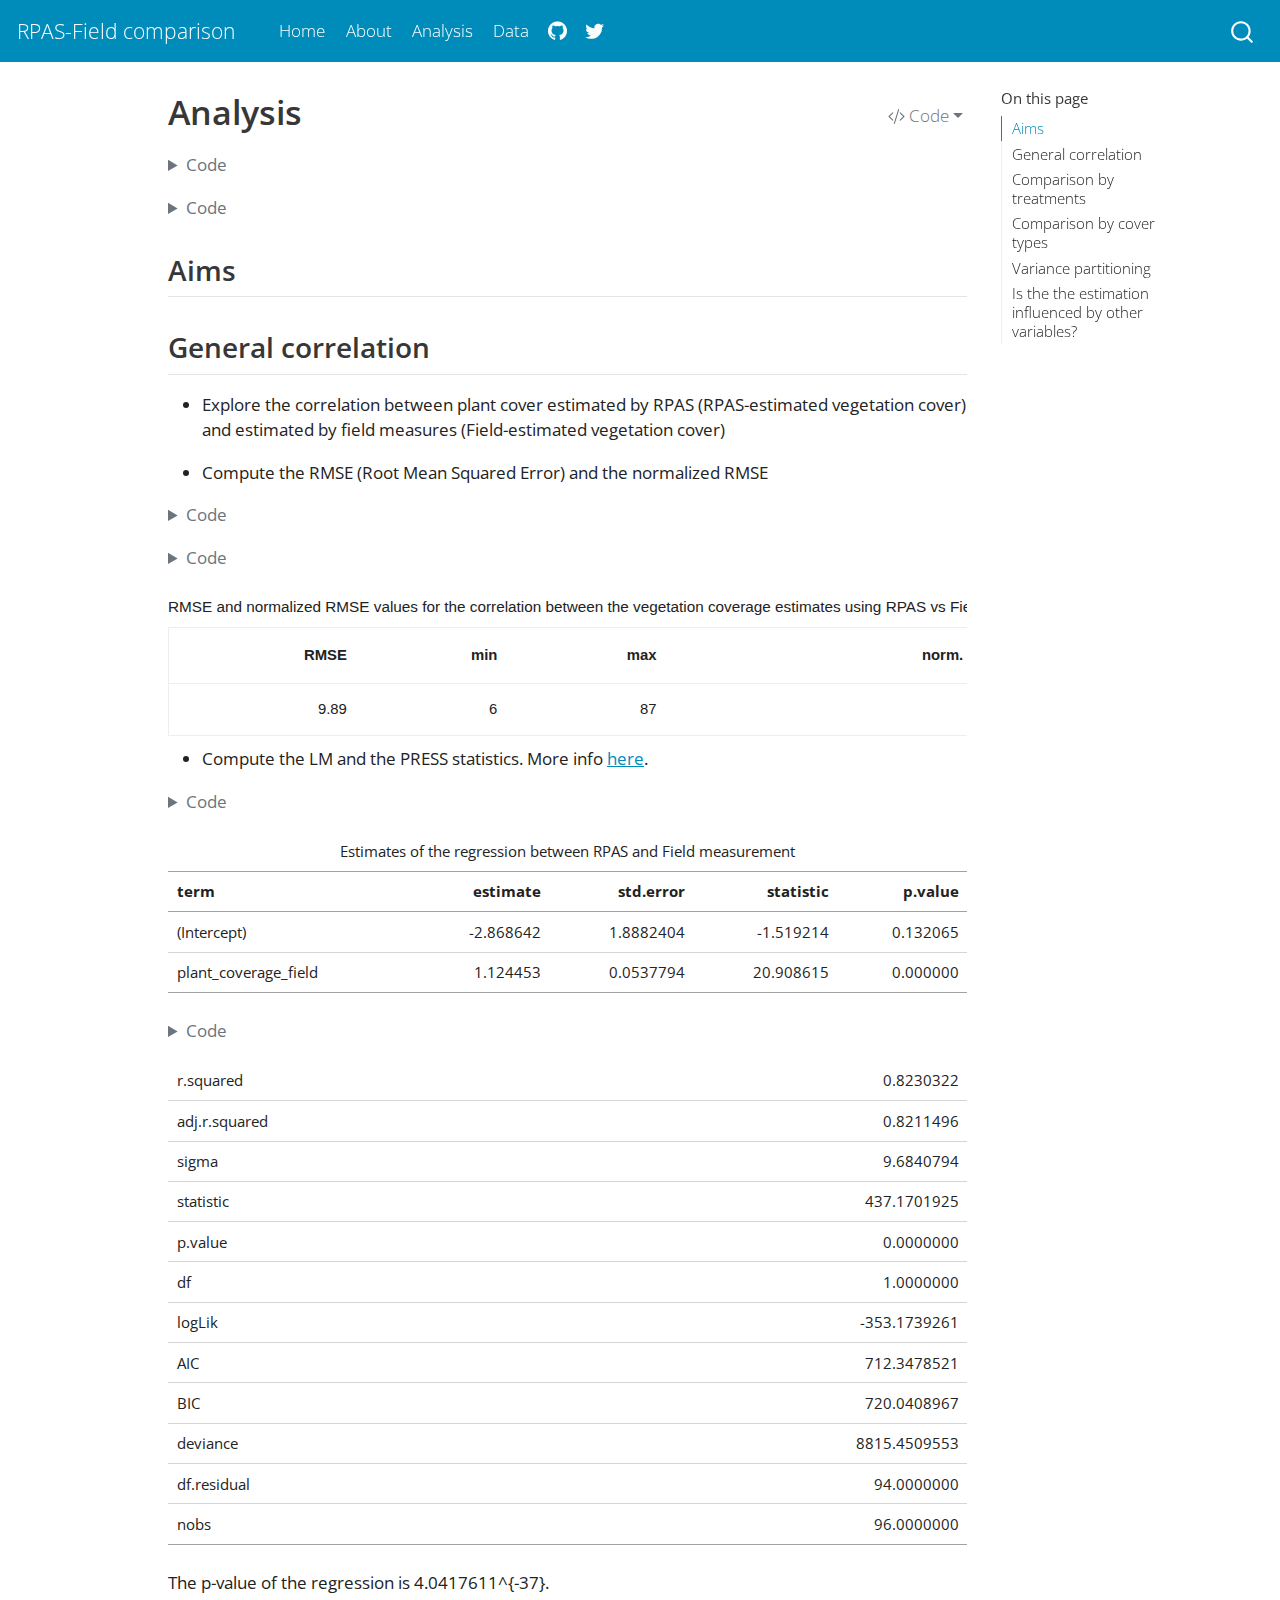
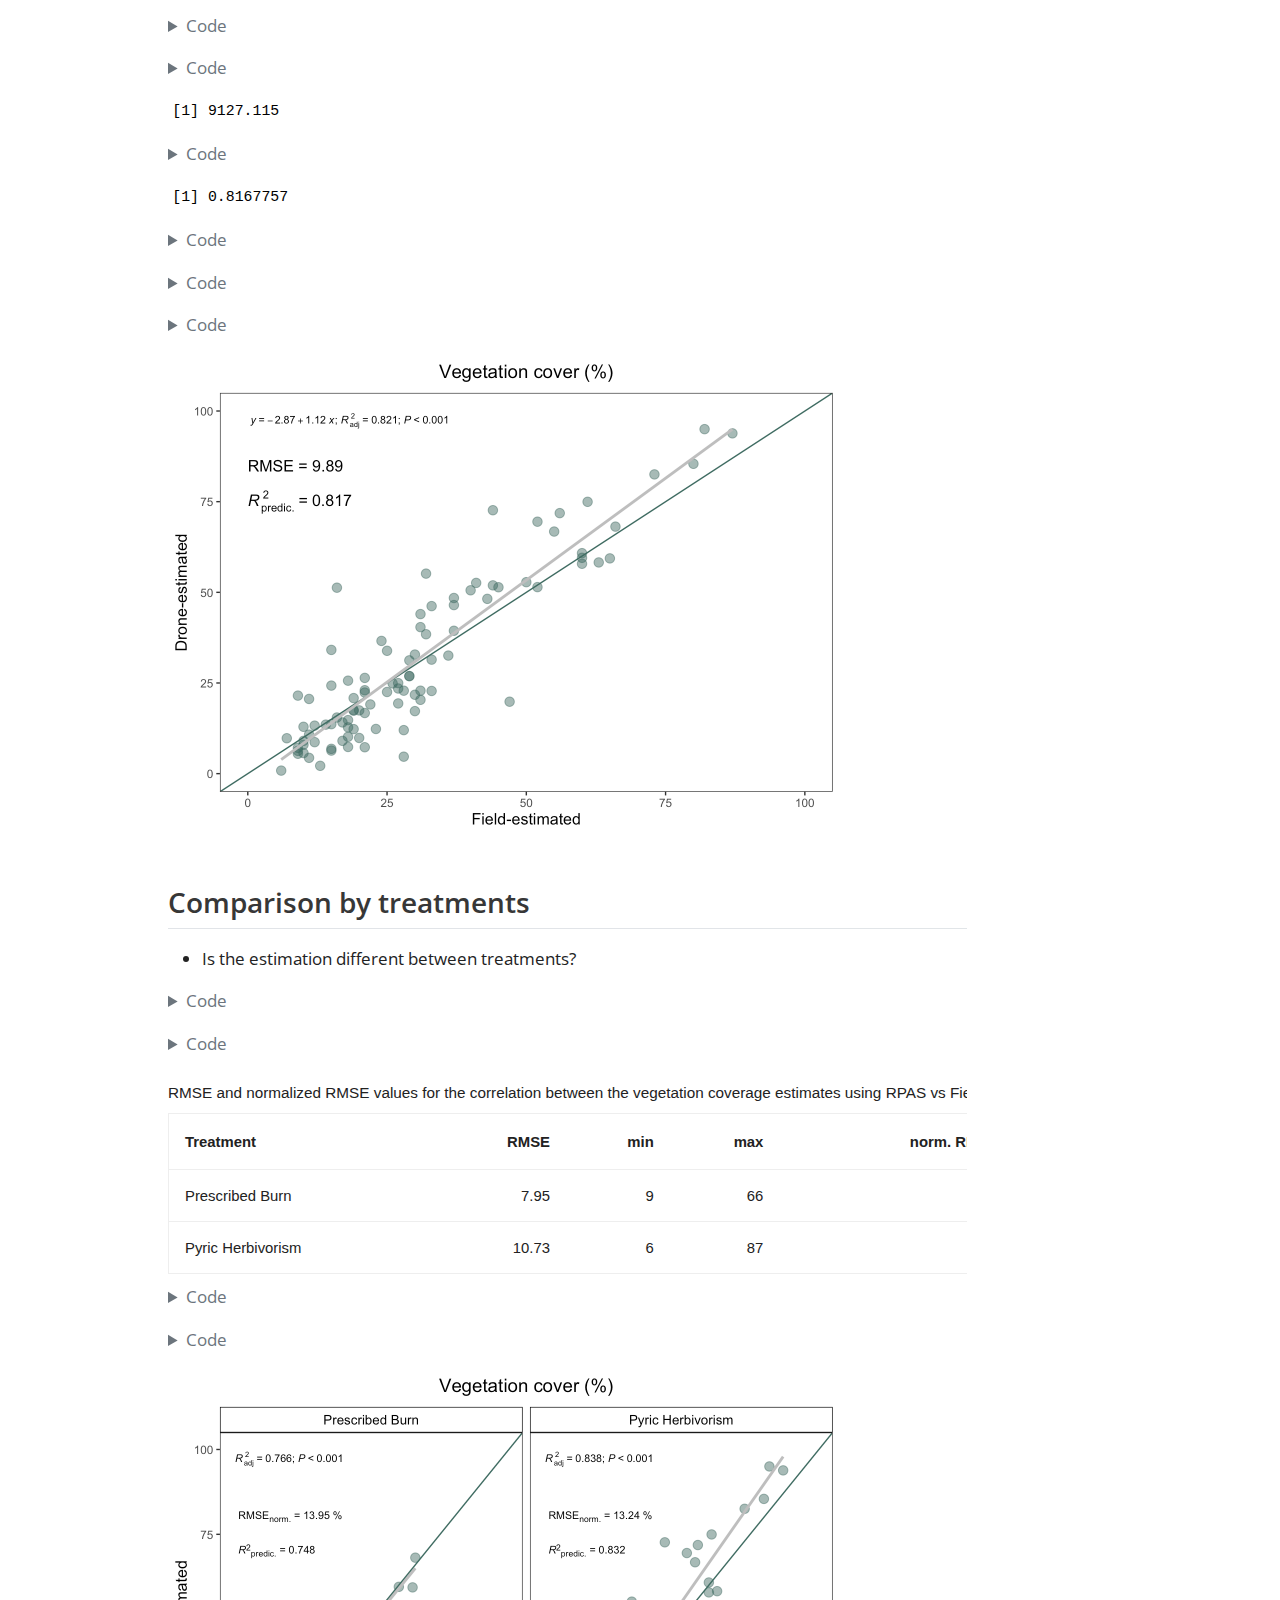
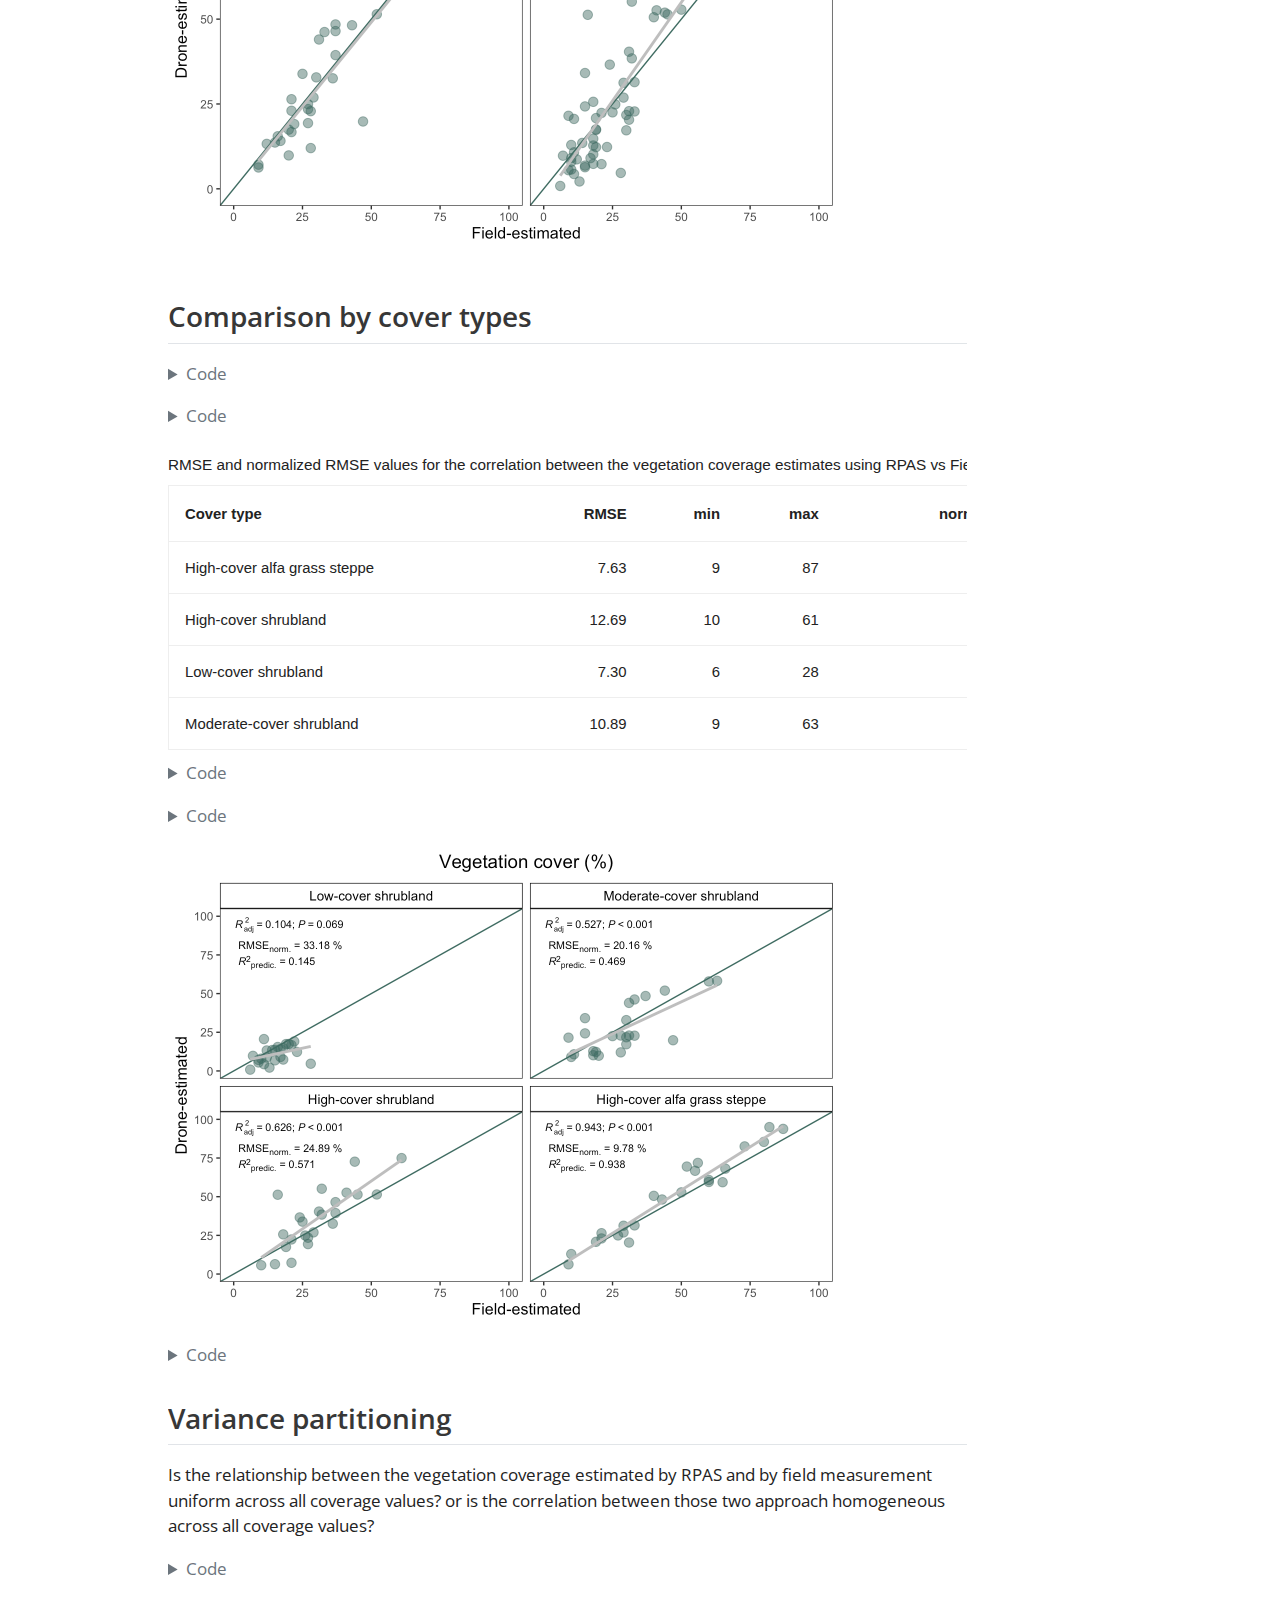
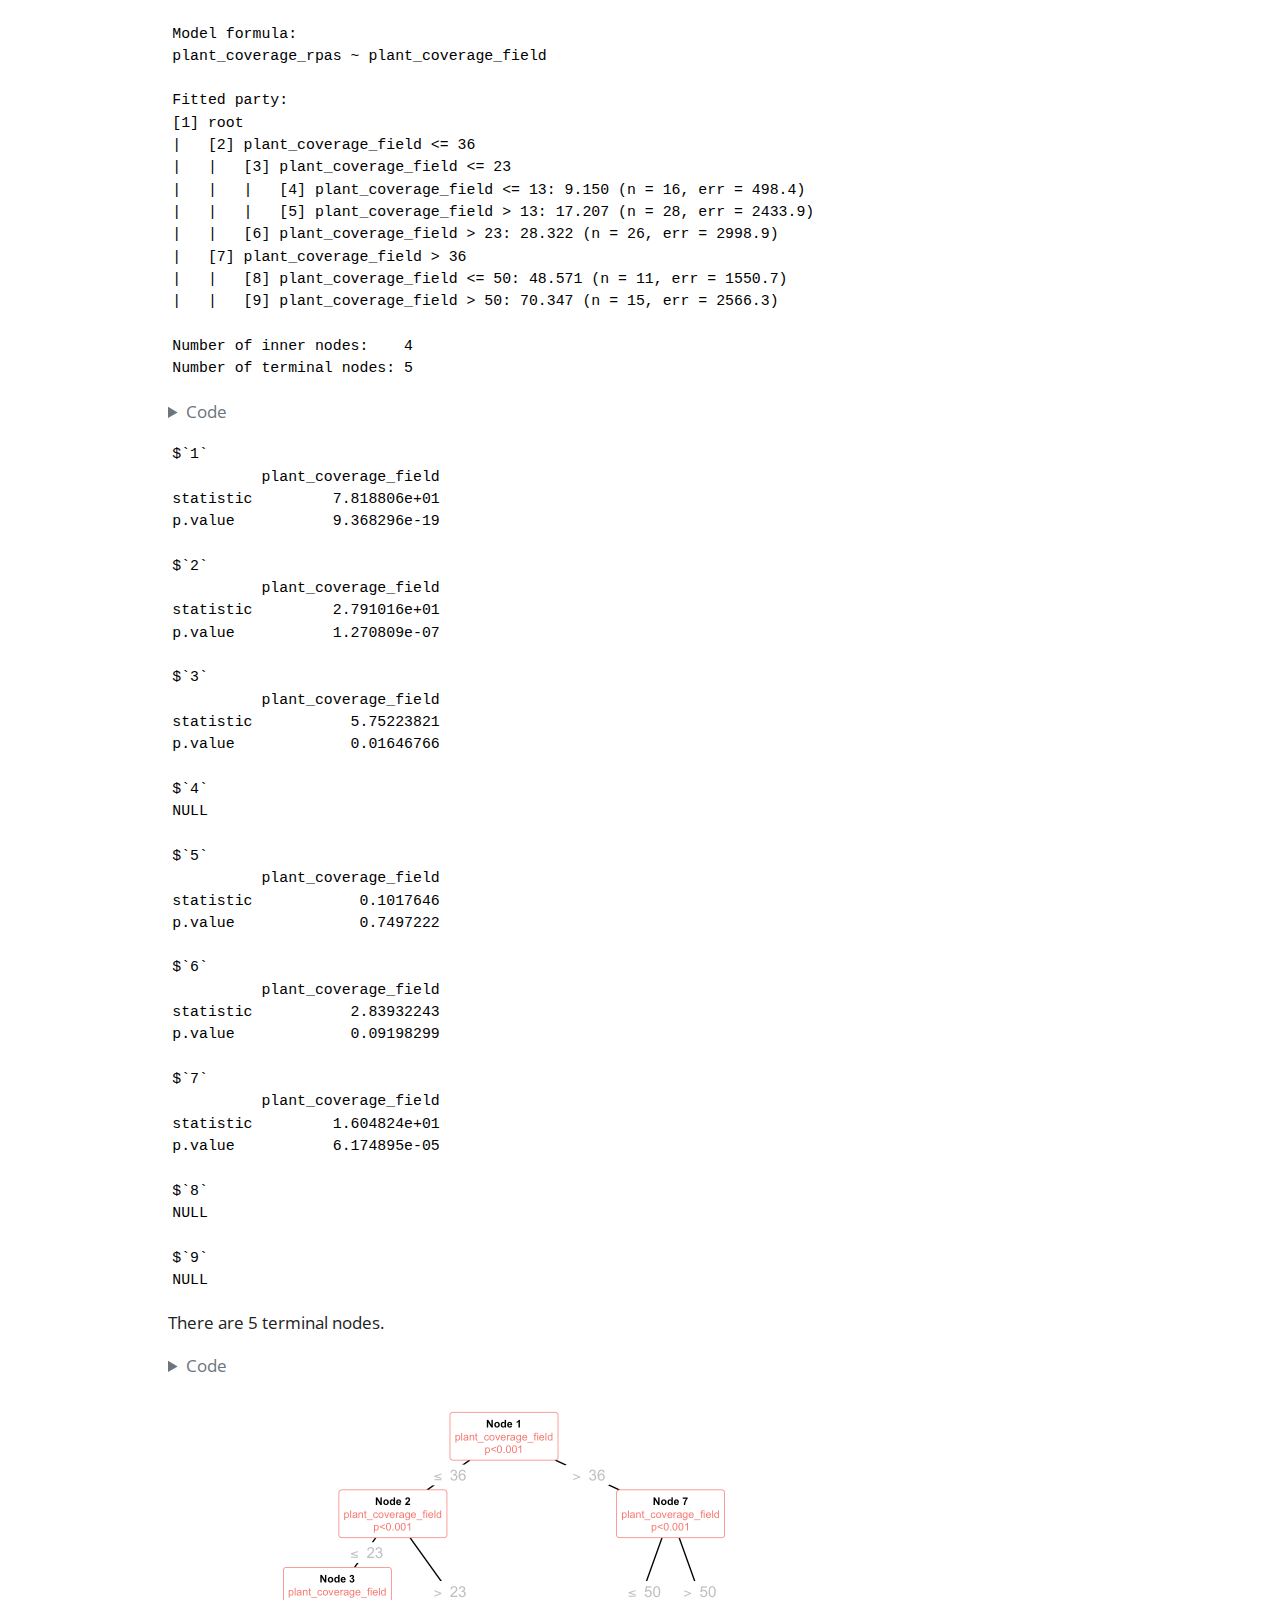
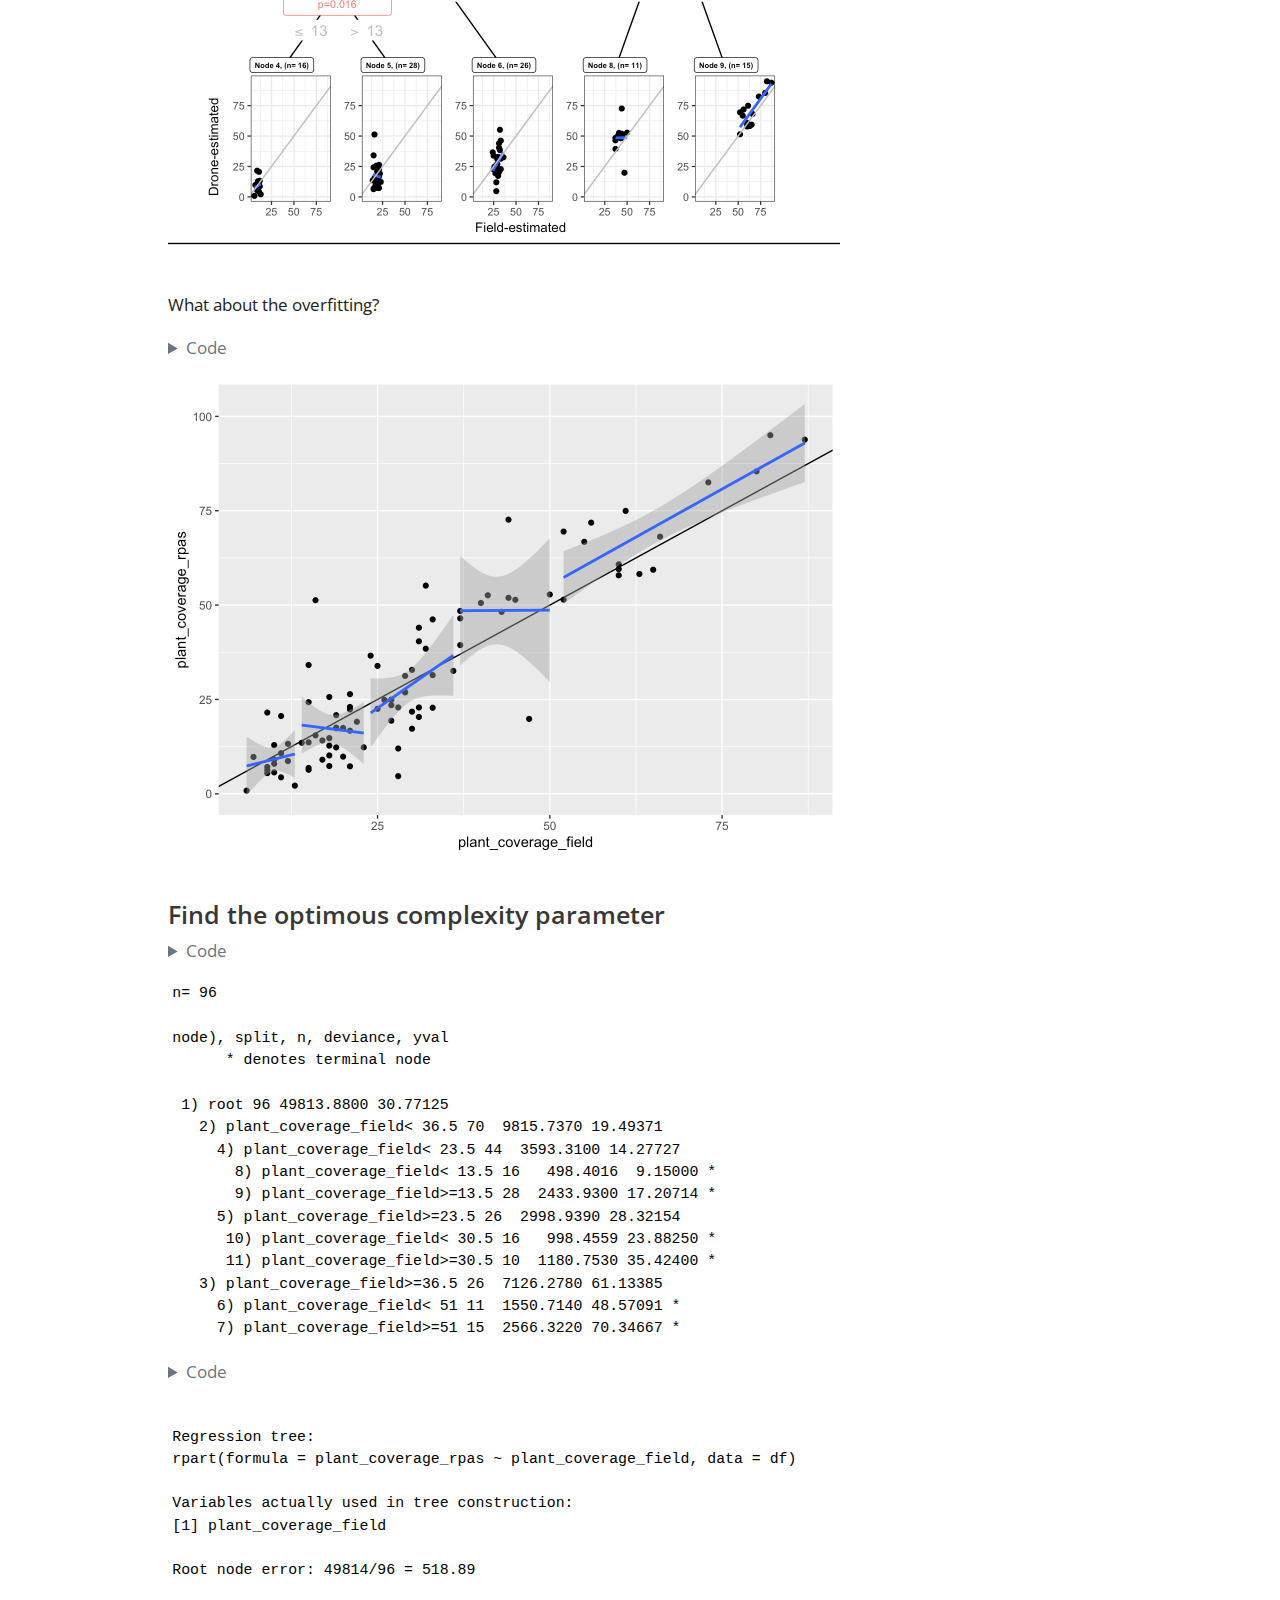
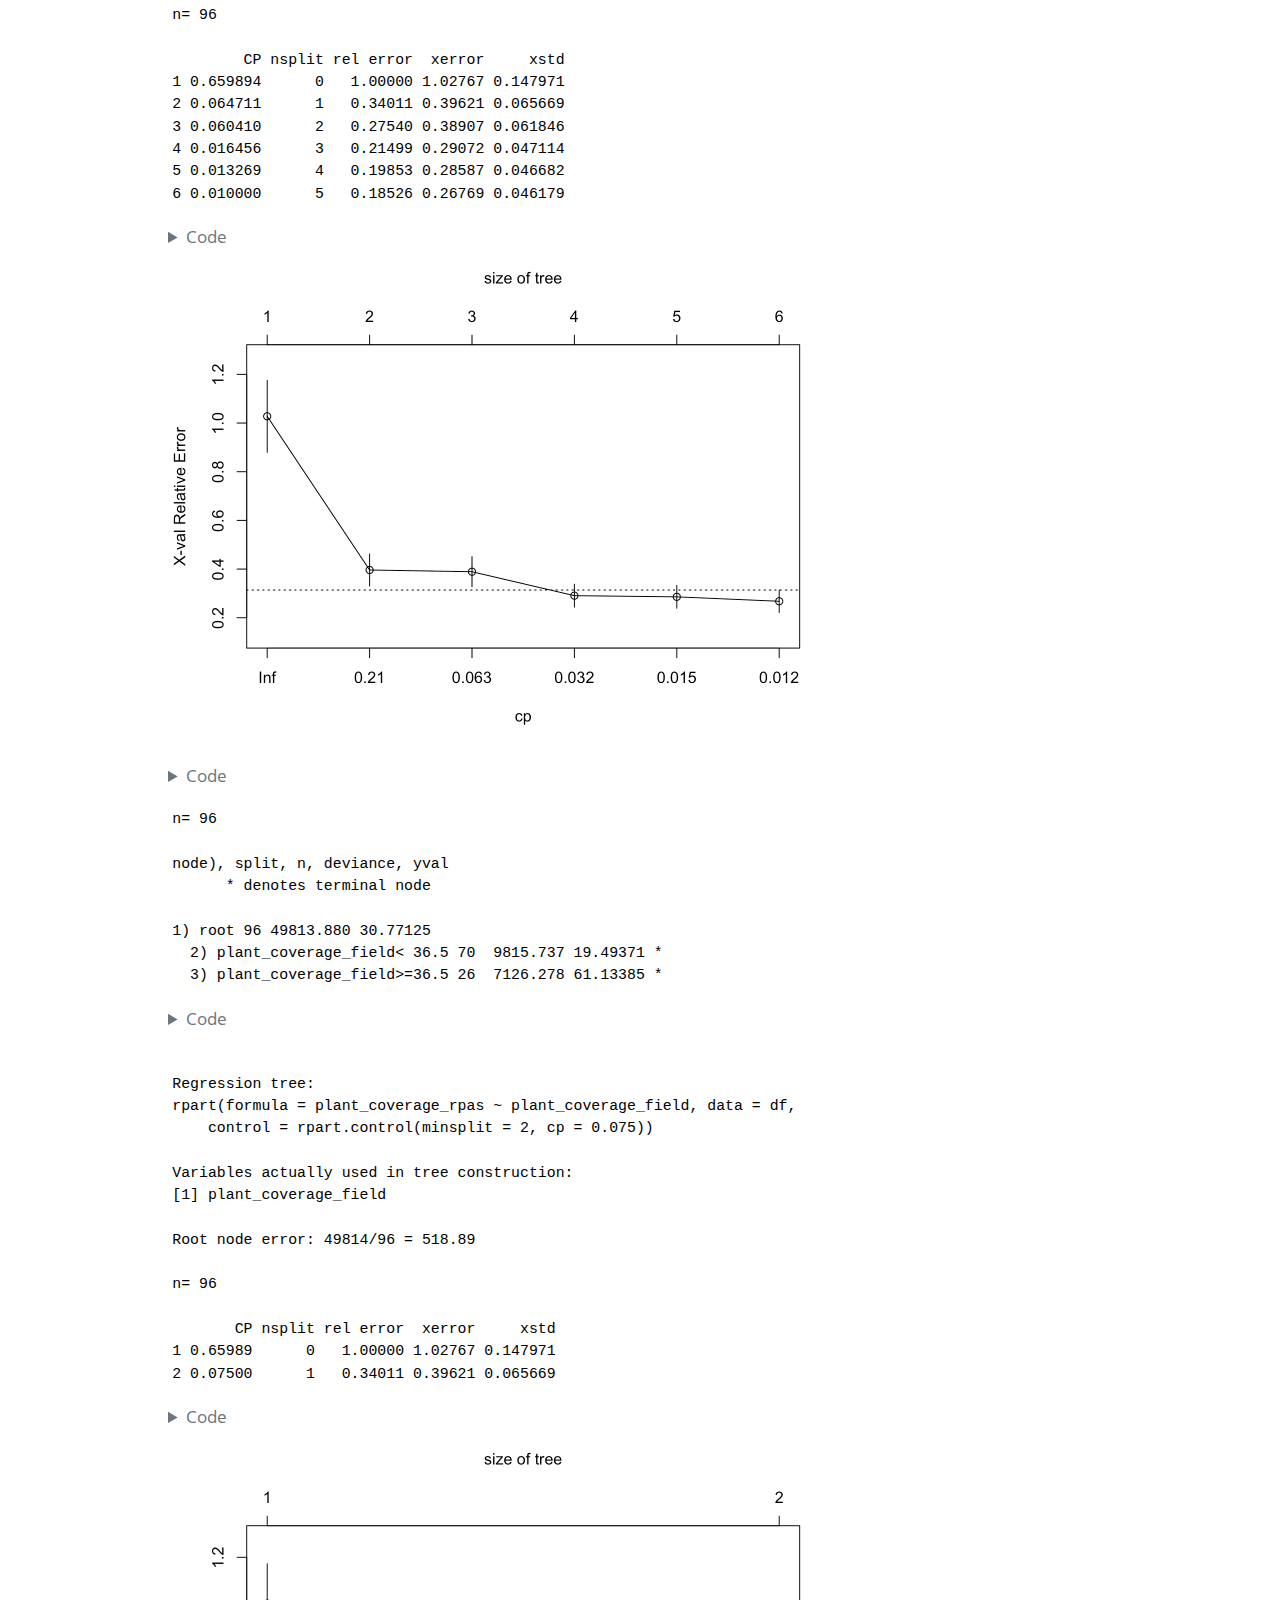
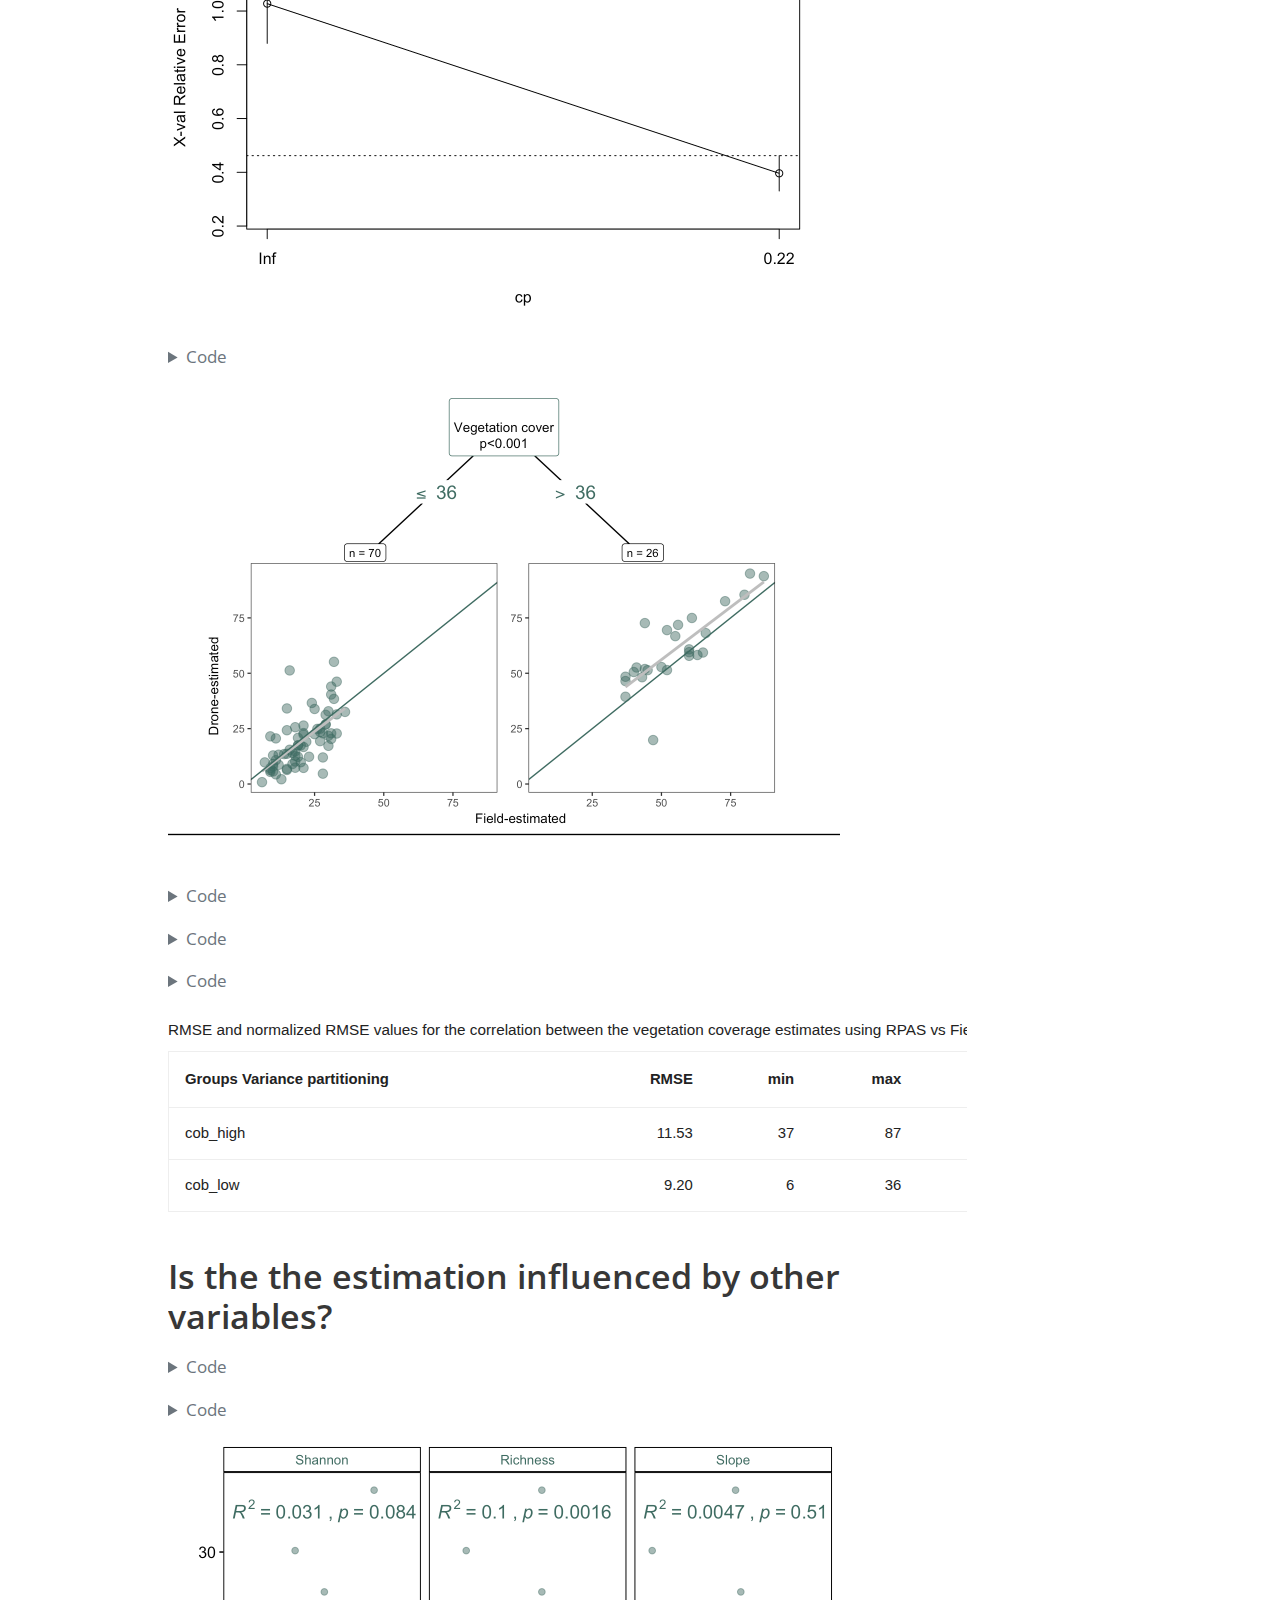
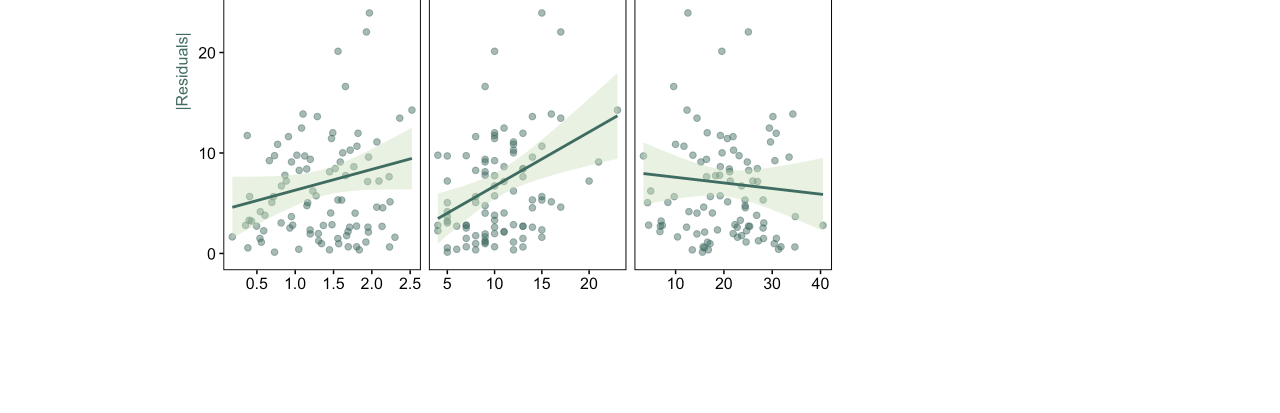
<file: docs/analysis.html>
<!DOCTYPE html>
<html xmlns="http://www.w3.org/1999/xhtml" lang="en" xml:lang="en"><head>

<meta charset="utf-8">
<meta name="generator" content="quarto-1.1.189">

<meta name="viewport" content="width=device-width, initial-scale=1.0, user-scalable=yes">


<title>RPAS-Field comparison - Analysis</title>
<style>
code{white-space: pre-wrap;}
span.smallcaps{font-variant: small-caps;}
div.columns{display: flex; gap: min(4vw, 1.5em);}
div.column{flex: auto; overflow-x: auto;}
div.hanging-indent{margin-left: 1.5em; text-indent: -1.5em;}
ul.task-list{list-style: none;}
ul.task-list li input[type="checkbox"] {
  width: 0.8em;
  margin: 0 0.8em 0.2em -1.6em;
  vertical-align: middle;
}
pre > code.sourceCode { white-space: pre; position: relative; }
pre > code.sourceCode > span { display: inline-block; line-height: 1.25; }
pre > code.sourceCode > span:empty { height: 1.2em; }
.sourceCode { overflow: visible; }
code.sourceCode > span { color: inherit; text-decoration: inherit; }
div.sourceCode { margin: 1em 0; }
pre.sourceCode { margin: 0; }
@media screen {
div.sourceCode { overflow: auto; }
}
@media print {
pre > code.sourceCode { white-space: pre-wrap; }
pre > code.sourceCode > span { text-indent: -5em; padding-left: 5em; }
}
pre.numberSource code
  { counter-reset: source-line 0; }
pre.numberSource code > span
  { position: relative; left: -4em; counter-increment: source-line; }
pre.numberSource code > span > a:first-child::before
  { content: counter(source-line);
    position: relative; left: -1em; text-align: right; vertical-align: baseline;
    border: none; display: inline-block;
    -webkit-touch-callout: none; -webkit-user-select: none;
    -khtml-user-select: none; -moz-user-select: none;
    -ms-user-select: none; user-select: none;
    padding: 0 4px; width: 4em;
    color: #aaaaaa;
  }
pre.numberSource { margin-left: 3em; border-left: 1px solid #aaaaaa;  padding-left: 4px; }
div.sourceCode
  {   }
@media screen {
pre > code.sourceCode > span > a:first-child::before { text-decoration: underline; }
}
code span.al { color: #ff0000; font-weight: bold; } /* Alert */
code span.an { color: #60a0b0; font-weight: bold; font-style: italic; } /* Annotation */
code span.at { color: #7d9029; } /* Attribute */
code span.bn { color: #40a070; } /* BaseN */
code span.bu { color: #008000; } /* BuiltIn */
code span.cf { color: #007020; font-weight: bold; } /* ControlFlow */
code span.ch { color: #4070a0; } /* Char */
code span.cn { color: #880000; } /* Constant */
code span.co { color: #60a0b0; font-style: italic; } /* Comment */
code span.cv { color: #60a0b0; font-weight: bold; font-style: italic; } /* CommentVar */
code span.do { color: #ba2121; font-style: italic; } /* Documentation */
code span.dt { color: #902000; } /* DataType */
code span.dv { color: #40a070; } /* DecVal */
code span.er { color: #ff0000; font-weight: bold; } /* Error */
code span.ex { } /* Extension */
code span.fl { color: #40a070; } /* Float */
code span.fu { color: #06287e; } /* Function */
code span.im { color: #008000; font-weight: bold; } /* Import */
code span.in { color: #60a0b0; font-weight: bold; font-style: italic; } /* Information */
code span.kw { color: #007020; font-weight: bold; } /* Keyword */
code span.op { color: #666666; } /* Operator */
code span.ot { color: #007020; } /* Other */
code span.pp { color: #bc7a00; } /* Preprocessor */
code span.sc { color: #4070a0; } /* SpecialChar */
code span.ss { color: #bb6688; } /* SpecialString */
code span.st { color: #4070a0; } /* String */
code span.va { color: #19177c; } /* Variable */
code span.vs { color: #4070a0; } /* VerbatimString */
code span.wa { color: #60a0b0; font-weight: bold; font-style: italic; } /* Warning */
</style>


<script src="site_libs/quarto-nav/quarto-nav.js"></script>
<script src="site_libs/quarto-nav/headroom.min.js"></script>
<script src="site_libs/clipboard/clipboard.min.js"></script>
<script src="site_libs/quarto-search/autocomplete.umd.js"></script>
<script src="site_libs/quarto-search/fuse.min.js"></script>
<script src="site_libs/quarto-search/quarto-search.js"></script>
<meta name="quarto:offset" content="./">
<script src="site_libs/quarto-html/quarto.js"></script>
<script src="site_libs/quarto-html/popper.min.js"></script>
<script src="site_libs/quarto-html/tippy.umd.min.js"></script>
<script src="site_libs/quarto-html/anchor.min.js"></script>
<link href="site_libs/quarto-html/tippy.css" rel="stylesheet">
<link href="site_libs/quarto-html/quarto-syntax-highlighting.css" rel="stylesheet" id="quarto-text-highlighting-styles">
<script src="site_libs/bootstrap/bootstrap.min.js"></script>
<link href="site_libs/bootstrap/bootstrap-icons.css" rel="stylesheet">
<link href="site_libs/bootstrap/bootstrap.min.css" rel="stylesheet" id="quarto-bootstrap" data-mode="light">
<script id="quarto-search-options" type="application/json">{
  "location": "navbar",
  "copy-button": false,
  "collapse-after": 3,
  "panel-placement": "end",
  "type": "overlay",
  "limit": 20,
  "language": {
    "search-no-results-text": "No results",
    "search-matching-documents-text": "matching documents",
    "search-copy-link-title": "Copy link to search",
    "search-hide-matches-text": "Hide additional matches",
    "search-more-match-text": "more match in this document",
    "search-more-matches-text": "more matches in this document",
    "search-clear-button-title": "Clear",
    "search-detached-cancel-button-title": "Cancel",
    "search-submit-button-title": "Submit"
  }
}</script>

<script src="site_libs/kePrint-0.0.1/kePrint.js"></script>
<link href="site_libs/lightable-0.0.1/lightable.css" rel="stylesheet">


<link rel="stylesheet" href="styles.css">
</head>

<body class="nav-fixed">

<div id="quarto-search-results"></div>
  <header id="quarto-header" class="headroom fixed-top">
    <nav class="navbar navbar-expand-lg navbar-dark ">
      <div class="navbar-container container-fluid">
      <div class="navbar-brand-container">
    <a class="navbar-brand" href="./index.html">
    <span class="navbar-title">RPAS-Field comparison</span>
    </a>
  </div>
          <button class="navbar-toggler" type="button" data-bs-toggle="collapse" data-bs-target="#navbarCollapse" aria-controls="navbarCollapse" aria-expanded="false" aria-label="Toggle navigation" onclick="if (window.quartoToggleHeadroom) { window.quartoToggleHeadroom(); }">
  <span class="navbar-toggler-icon"></span>
</button>
          <div class="collapse navbar-collapse" id="navbarCollapse">
            <ul class="navbar-nav navbar-nav-scroll me-auto">
  <li class="nav-item">
    <a class="nav-link" href="./index.html">Home</a>
  </li>  
  <li class="nav-item">
    <a class="nav-link" href="./about.html">About</a>
  </li>  
  <li class="nav-item">
    <a class="nav-link active" href="./analysis.html" aria-current="page">Analysis</a>
  </li>  
  <li class="nav-item">
    <a class="nav-link" href="./prepare_data.html">Data</a>
  </li>  
  <li class="nav-item compact">
    <a class="nav-link" href="https://github.com/serpam/rpasveg_alcontar"><i class="bi bi-github" role="img" aria-label="GitHub repo">
</i> 
 </a>
  </li>  
  <li class="nav-item compact">
    <a class="nav-link" href="https://twitter.com/SERPAM_EEZ"><i class="bi bi-twitter" role="img" aria-label="SERPAM Twitter">
</i> 
 </a>
  </li>  
</ul>
              <div id="quarto-search" class="" title="Search"></div>
          </div> <!-- /navcollapse -->
      </div> <!-- /container-fluid -->
    </nav>
</header>
<!-- content -->
<div id="quarto-content" class="quarto-container page-columns page-rows-contents page-layout-article page-navbar">
<!-- sidebar -->
<!-- margin-sidebar -->
    <div id="quarto-margin-sidebar" class="sidebar margin-sidebar">
        <nav id="TOC" role="doc-toc" class="toc-active">
    <h2 id="toc-title">On this page</h2>
   
  <ul>
  <li><a href="#aims" id="toc-aims" class="nav-link active" data-scroll-target="#aims">Aims</a></li>
  <li><a href="#general-correlation" id="toc-general-correlation" class="nav-link" data-scroll-target="#general-correlation">General correlation</a></li>
  <li><a href="#comparison-by-treatments" id="toc-comparison-by-treatments" class="nav-link" data-scroll-target="#comparison-by-treatments">Comparison by treatments</a></li>
  <li><a href="#comparison-by-cover-types" id="toc-comparison-by-cover-types" class="nav-link" data-scroll-target="#comparison-by-cover-types">Comparison by cover types</a></li>
  <li><a href="#variance-partitioning" id="toc-variance-partitioning" class="nav-link" data-scroll-target="#variance-partitioning">Variance partitioning</a>
  <ul class="collapse">
  <li><a href="#find-the-optimous-complexity-parameter" id="toc-find-the-optimous-complexity-parameter" class="nav-link" data-scroll-target="#find-the-optimous-complexity-parameter">Find the optimous complexity parameter</a></li>
  </ul></li>
  <li><a href="#is-the-the-estimation-influenced-by-other-variables" id="toc-is-the-the-estimation-influenced-by-other-variables" class="nav-link" data-scroll-target="#is-the-the-estimation-influenced-by-other-variables">Is the the estimation influenced by other variables?</a></li>
  </ul>
</nav>
    </div>
<!-- main -->
<main class="content" id="quarto-document-content">

<header id="title-block-header" class="quarto-title-block default">
<div class="quarto-title">
<div class="quarto-title-block"><div><h1 class="title">Analysis</h1><button type="button" class="btn code-tools-button dropdown-toggle" id="quarto-code-tools-menu" data-bs-toggle="dropdown" aria-expanded="false"><i class="bi"></i> Code</button><ul class="dropdown-menu dropdown-menu-end" aria-labelelledby="quarto-code-tools-menu"><li><a id="quarto-show-all-code" class="dropdown-item" href="javascript:void(0)" role="button">Show All Code</a></li><li><a id="quarto-hide-all-code" class="dropdown-item" href="javascript:void(0)" role="button">Hide All Code</a></li><li><hr class="dropdown-divider"></li><li><a id="quarto-view-source" class="dropdown-item" href="javascript:void(0)" role="button">View Source</a></li></ul></div></div>
</div>



<div class="quarto-title-meta">

    
    
  </div>
  

</header>

<div class="cell">
<details>
<summary>Code</summary>
<div class="sourceCode cell-code" id="cb1"><pre class="sourceCode r code-with-copy"><code class="sourceCode r"><span id="cb1-1"><a href="#cb1-1" aria-hidden="true" tabindex="-1"></a><span class="fu">source</span>(<span class="st">"scripts/99-pkgs.R"</span>)</span></code><button title="Copy to Clipboard" class="code-copy-button"><i class="bi"></i></button></pre></div>
</details>
</div>
<div class="cell">
<details>
<summary>Code</summary>
<div class="sourceCode cell-code" id="cb2"><pre class="sourceCode r code-with-copy"><code class="sourceCode r"><span id="cb2-1"><a href="#cb2-1" aria-hidden="true" tabindex="-1"></a>df <span class="ot">&lt;-</span> <span class="fu">read_excel</span>(</span>
<span id="cb2-2"><a href="#cb2-2" aria-hidden="true" tabindex="-1"></a>  <span class="at">path =</span> here<span class="sc">::</span><span class="fu">here</span>(<span class="st">"data/rpasfield_alcontar.xlsx"</span>),</span>
<span id="cb2-3"><a href="#cb2-3" aria-hidden="true" tabindex="-1"></a>  <span class="at">sheet =</span> <span class="st">"alcontar"</span></span>
<span id="cb2-4"><a href="#cb2-4" aria-hidden="true" tabindex="-1"></a>)</span>
<span id="cb2-5"><a href="#cb2-5" aria-hidden="true" tabindex="-1"></a></span>
<span id="cb2-6"><a href="#cb2-6" aria-hidden="true" tabindex="-1"></a>df <span class="ot">&lt;-</span> df <span class="sc">|&gt;</span> </span>
<span id="cb2-7"><a href="#cb2-7" aria-hidden="true" tabindex="-1"></a>  <span class="fu">mutate</span>(<span class="at">cover_type =</span> </span>
<span id="cb2-8"><a href="#cb2-8" aria-hidden="true" tabindex="-1"></a>           <span class="fu">case_when</span>(cover_type <span class="sc">==</span> <span class="st">"Medium-cover shrubland"</span> <span class="sc">~</span> <span class="st">"Moderate-cover shrubland"</span>,</span>
<span id="cb2-9"><a href="#cb2-9" aria-hidden="true" tabindex="-1"></a>                     <span class="cn">TRUE</span> <span class="sc">~</span> cover_type</span>
<span id="cb2-10"><a href="#cb2-10" aria-hidden="true" tabindex="-1"></a>         ))</span></code><button title="Copy to Clipboard" class="code-copy-button"><i class="bi"></i></button></pre></div>
</details>
</div>
<section id="aims" class="level2">
<h2 class="anchored" data-anchor-id="aims">Aims</h2>
</section>
<section id="general-correlation" class="level2">
<h2 class="anchored" data-anchor-id="general-correlation">General correlation</h2>
<ul>
<li><p>Explore the correlation between plant cover estimated by RPAS (RPAS-estimated vegetation cover) and estimated by field measures (Field-estimated vegetation cover)</p></li>
<li><p>Compute the RMSE (Root Mean Squared Error) and the normalized RMSE</p></li>
</ul>
<div class="cell">
<details>
<summary>Code</summary>
<div class="sourceCode cell-code" id="cb3"><pre class="sourceCode r code-with-copy"><code class="sourceCode r"><span id="cb3-1"><a href="#cb3-1" aria-hidden="true" tabindex="-1"></a>df.rmse_global <span class="ot">&lt;-</span> df <span class="sc">%&gt;%</span></span>
<span id="cb3-2"><a href="#cb3-2" aria-hidden="true" tabindex="-1"></a>  <span class="fu">summarise</span>(</span>
<span id="cb3-3"><a href="#cb3-3" aria-hidden="true" tabindex="-1"></a>    <span class="at">rmse =</span> <span class="fu">round</span>(</span>
<span id="cb3-4"><a href="#cb3-4" aria-hidden="true" tabindex="-1"></a>      Metrics<span class="sc">::</span><span class="fu">rmse</span>(plant_coverage_field, plant_coverage_rpas), <span class="dv">4</span></span>
<span id="cb3-5"><a href="#cb3-5" aria-hidden="true" tabindex="-1"></a>    ),</span>
<span id="cb3-6"><a href="#cb3-6" aria-hidden="true" tabindex="-1"></a>    <span class="at">min =</span> <span class="fu">min</span>(plant_coverage_field),</span>
<span id="cb3-7"><a href="#cb3-7" aria-hidden="true" tabindex="-1"></a>    <span class="at">max =</span> <span class="fu">max</span>(plant_coverage_field),</span>
<span id="cb3-8"><a href="#cb3-8" aria-hidden="true" tabindex="-1"></a>    <span class="at">rmsen.minmax =</span> rmse <span class="sc">/</span> (<span class="fu">max</span>(plant_coverage_field) <span class="sc">-</span> <span class="fu">min</span>(plant_coverage_field)) <span class="sc">*</span> <span class="dv">100</span></span>
<span id="cb3-9"><a href="#cb3-9" aria-hidden="true" tabindex="-1"></a>  )</span></code><button title="Copy to Clipboard" class="code-copy-button"><i class="bi"></i></button></pre></div>
</details>
</div>
<div class="cell">
<details>
<summary>Code</summary>
<div class="sourceCode cell-code" id="cb4"><pre class="sourceCode r code-with-copy"><code class="sourceCode r"><span id="cb4-1"><a href="#cb4-1" aria-hidden="true" tabindex="-1"></a>df.rmse_global <span class="sc">%&gt;%</span></span>
<span id="cb4-2"><a href="#cb4-2" aria-hidden="true" tabindex="-1"></a>  <span class="fu">kbl</span>(</span>
<span id="cb4-3"><a href="#cb4-3" aria-hidden="true" tabindex="-1"></a>    <span class="at">col.names =</span> <span class="fu">c</span>(<span class="st">"RMSE"</span>, <span class="st">"min"</span>, <span class="st">"max"</span>, <span class="st">"norm. RMSE (%)"</span>),</span>
<span id="cb4-4"><a href="#cb4-4" aria-hidden="true" tabindex="-1"></a>    <span class="at">digits =</span> <span class="dv">2</span></span>
<span id="cb4-5"><a href="#cb4-5" aria-hidden="true" tabindex="-1"></a>  ) <span class="sc">%&gt;%</span></span>
<span id="cb4-6"><a href="#cb4-6" aria-hidden="true" tabindex="-1"></a>  <span class="fu">kable_material</span>()</span></code><button title="Copy to Clipboard" class="code-copy-button"><i class="bi"></i></button></pre></div>
</details>
<div class="cell-output-display">

<table class=" lightable-material" style="font-family: &quot;Source Sans Pro&quot;, helvetica, sans-serif; margin-left: auto; margin-right: auto;"><caption>RMSE and normalized RMSE values for the correlation between the vegetation coverage estimates using RPAS vs Field measures</caption>
 <thead>
  <tr>
   <th style="text-align:right;"> RMSE </th>
   <th style="text-align:right;"> min </th>
   <th style="text-align:right;"> max </th>
   <th style="text-align:right;"> norm. RMSE (%) </th>
  </tr>
 </thead>
<tbody>
  <tr>
   <td style="text-align:right;"> 9.89 </td>
   <td style="text-align:right;"> 6 </td>
   <td style="text-align:right;"> 87 </td>
   <td style="text-align:right;"> 12.21 </td>
  </tr>
</tbody>
</table>

</div>
</div>
<ul>
<li>Compute the LM and the PRESS statistics. More info <a href="https://tomhopper.me/2014/05/16/can-we-do-better-than-r-squared/">here</a>.</li>
</ul>
<div class="cell">
<details>
<summary>Code</summary>
<div class="sourceCode cell-code" id="cb5"><pre class="sourceCode r code-with-copy"><code class="sourceCode r"><span id="cb5-1"><a href="#cb5-1" aria-hidden="true" tabindex="-1"></a>m <span class="ot">&lt;-</span> <span class="fu">lm</span>(plant_coverage_rpas <span class="sc">~</span> plant_coverage_field, <span class="at">data =</span> df)</span>
<span id="cb5-2"><a href="#cb5-2" aria-hidden="true" tabindex="-1"></a>broom<span class="sc">::</span><span class="fu">tidy</span>(m) <span class="sc">|&gt;</span></span>
<span id="cb5-3"><a href="#cb5-3" aria-hidden="true" tabindex="-1"></a>  <span class="fu">kbl</span>() <span class="sc">|&gt;</span></span>
<span id="cb5-4"><a href="#cb5-4" aria-hidden="true" tabindex="-1"></a>  <span class="fu">kable_styling</span>()</span></code><button title="Copy to Clipboard" class="code-copy-button"><i class="bi"></i></button></pre></div>
</details>
<div class="cell-output-display">

<table class="table" style="margin-left: auto; margin-right: auto;"><caption>Estimates of the regression between RPAS and Field measurement</caption>
 <thead>
  <tr>
   <th style="text-align:left;"> term </th>
   <th style="text-align:right;"> estimate </th>
   <th style="text-align:right;"> std.error </th>
   <th style="text-align:right;"> statistic </th>
   <th style="text-align:right;"> p.value </th>
  </tr>
 </thead>
<tbody>
  <tr>
   <td style="text-align:left;"> (Intercept) </td>
   <td style="text-align:right;"> -2.868642 </td>
   <td style="text-align:right;"> 1.8882404 </td>
   <td style="text-align:right;"> -1.519214 </td>
   <td style="text-align:right;"> 0.132065 </td>
  </tr>
  <tr>
   <td style="text-align:left;"> plant_coverage_field </td>
   <td style="text-align:right;"> 1.124453 </td>
   <td style="text-align:right;"> 0.0537794 </td>
   <td style="text-align:right;"> 20.908615 </td>
   <td style="text-align:right;"> 0.000000 </td>
  </tr>
</tbody>
</table>

</div>
</div>
<div class="cell">
<details>
<summary>Code</summary>
<div class="sourceCode cell-code" id="cb6"><pre class="sourceCode r code-with-copy"><code class="sourceCode r"><span id="cb6-1"><a href="#cb6-1" aria-hidden="true" tabindex="-1"></a>broom<span class="sc">::</span><span class="fu">glance</span>(m) <span class="sc">|&gt;</span></span>
<span id="cb6-2"><a href="#cb6-2" aria-hidden="true" tabindex="-1"></a>  <span class="fu">t</span>() <span class="sc">|&gt;</span></span>
<span id="cb6-3"><a href="#cb6-3" aria-hidden="true" tabindex="-1"></a>  <span class="fu">kbl</span>() <span class="sc">|&gt;</span></span>
<span id="cb6-4"><a href="#cb6-4" aria-hidden="true" tabindex="-1"></a>  <span class="fu">kable_styling</span>()</span></code><button title="Copy to Clipboard" class="code-copy-button"><i class="bi"></i></button></pre></div>
</details>
<div class="cell-output-display">

<table class="table" style="margin-left: auto; margin-right: auto;">
<tbody>
  <tr>
   <td style="text-align:left;"> r.squared </td>
   <td style="text-align:right;"> 0.8230322 </td>
  </tr>
  <tr>
   <td style="text-align:left;"> adj.r.squared </td>
   <td style="text-align:right;"> 0.8211496 </td>
  </tr>
  <tr>
   <td style="text-align:left;"> sigma </td>
   <td style="text-align:right;"> 9.6840794 </td>
  </tr>
  <tr>
   <td style="text-align:left;"> statistic </td>
   <td style="text-align:right;"> 437.1701925 </td>
  </tr>
  <tr>
   <td style="text-align:left;"> p.value </td>
   <td style="text-align:right;"> 0.0000000 </td>
  </tr>
  <tr>
   <td style="text-align:left;"> df </td>
   <td style="text-align:right;"> 1.0000000 </td>
  </tr>
  <tr>
   <td style="text-align:left;"> logLik </td>
   <td style="text-align:right;"> -353.1739261 </td>
  </tr>
  <tr>
   <td style="text-align:left;"> AIC </td>
   <td style="text-align:right;"> 712.3478521 </td>
  </tr>
  <tr>
   <td style="text-align:left;"> BIC </td>
   <td style="text-align:right;"> 720.0408967 </td>
  </tr>
  <tr>
   <td style="text-align:left;"> deviance </td>
   <td style="text-align:right;"> 8815.4509553 </td>
  </tr>
  <tr>
   <td style="text-align:left;"> df.residual </td>
   <td style="text-align:right;"> 94.0000000 </td>
  </tr>
  <tr>
   <td style="text-align:left;"> nobs </td>
   <td style="text-align:right;"> 96.0000000 </td>
  </tr>
</tbody>
</table>

</div>
</div>
<p>The p-value of the regression is 4.0417611^{-37}.</p>
<div class="cell">
<details>
<summary>Code</summary>
<div class="sourceCode cell-code" id="cb7"><pre class="sourceCode r code-with-copy"><code class="sourceCode r"><span id="cb7-1"><a href="#cb7-1" aria-hidden="true" tabindex="-1"></a><span class="co"># https://fhernanb.github.io/libro_regresion/diag2.html#estad%C3%ADstica-press-y-r2-de-predicci%C3%B3n</span></span>
<span id="cb7-2"><a href="#cb7-2" aria-hidden="true" tabindex="-1"></a><span class="co"># https://rpubs.com/RatherBit/102428</span></span>
<span id="cb7-3"><a href="#cb7-3" aria-hidden="true" tabindex="-1"></a><span class="co"># https://tomhopper.me/2014/05/16/can-we-do-better-than-r-squared/</span></span>
<span id="cb7-4"><a href="#cb7-4" aria-hidden="true" tabindex="-1"></a></span>
<span id="cb7-5"><a href="#cb7-5" aria-hidden="true" tabindex="-1"></a>PRESS <span class="ot">&lt;-</span> <span class="cf">function</span>(linear.model) {</span>
<span id="cb7-6"><a href="#cb7-6" aria-hidden="true" tabindex="-1"></a>  <span class="co"># calculate the predictive residuals</span></span>
<span id="cb7-7"><a href="#cb7-7" aria-hidden="true" tabindex="-1"></a>  pr <span class="ot">&lt;-</span> <span class="fu">residuals</span>(linear.model) <span class="sc">/</span> (<span class="dv">1</span> <span class="sc">-</span> <span class="fu">lm.influence</span>(linear.model)<span class="sc">$</span>hat)</span>
<span id="cb7-8"><a href="#cb7-8" aria-hidden="true" tabindex="-1"></a>  <span class="co"># calculate the PRESS</span></span>
<span id="cb7-9"><a href="#cb7-9" aria-hidden="true" tabindex="-1"></a>  PRESS <span class="ot">&lt;-</span> <span class="fu">sum</span>(pr<span class="sc">^</span><span class="dv">2</span>)</span>
<span id="cb7-10"><a href="#cb7-10" aria-hidden="true" tabindex="-1"></a>  <span class="fu">return</span>(PRESS)</span>
<span id="cb7-11"><a href="#cb7-11" aria-hidden="true" tabindex="-1"></a>}</span>
<span id="cb7-12"><a href="#cb7-12" aria-hidden="true" tabindex="-1"></a></span>
<span id="cb7-13"><a href="#cb7-13" aria-hidden="true" tabindex="-1"></a>pred_r_squared <span class="ot">&lt;-</span> <span class="cf">function</span>(linear.model) {</span>
<span id="cb7-14"><a href="#cb7-14" aria-hidden="true" tabindex="-1"></a>  <span class="co">#' Use anova() to get the sum of squares for the linear model</span></span>
<span id="cb7-15"><a href="#cb7-15" aria-hidden="true" tabindex="-1"></a>  lm.anova <span class="ot">&lt;-</span> <span class="fu">anova</span>(linear.model)</span>
<span id="cb7-16"><a href="#cb7-16" aria-hidden="true" tabindex="-1"></a>  <span class="co">#' Calculate the total sum of squares</span></span>
<span id="cb7-17"><a href="#cb7-17" aria-hidden="true" tabindex="-1"></a>  tss <span class="ot">&lt;-</span> <span class="fu">sum</span>(lm.anova<span class="sc">$</span><span class="st">"Sum Sq"</span>)</span>
<span id="cb7-18"><a href="#cb7-18" aria-hidden="true" tabindex="-1"></a>  <span class="co"># Calculate the predictive R^2</span></span>
<span id="cb7-19"><a href="#cb7-19" aria-hidden="true" tabindex="-1"></a>  pred.r.squared <span class="ot">&lt;-</span> <span class="dv">1</span> <span class="sc">-</span> <span class="fu">PRESS</span>(linear.model) <span class="sc">/</span> (tss)</span>
<span id="cb7-20"><a href="#cb7-20" aria-hidden="true" tabindex="-1"></a>  <span class="fu">return</span>(pred.r.squared)</span>
<span id="cb7-21"><a href="#cb7-21" aria-hidden="true" tabindex="-1"></a>}</span></code><button title="Copy to Clipboard" class="code-copy-button"><i class="bi"></i></button></pre></div>
</details>
</div>
<div class="cell">
<details>
<summary>Code</summary>
<div class="sourceCode cell-code" id="cb8"><pre class="sourceCode r code-with-copy"><code class="sourceCode r"><span id="cb8-1"><a href="#cb8-1" aria-hidden="true" tabindex="-1"></a><span class="fu">PRESS</span>(m)</span></code><button title="Copy to Clipboard" class="code-copy-button"><i class="bi"></i></button></pre></div>
</details>
<div class="cell-output cell-output-stdout">
<pre><code>[1] 9127.115</code></pre>
</div>
</div>
<div class="cell">
<details>
<summary>Code</summary>
<div class="sourceCode cell-code" id="cb10"><pre class="sourceCode r code-with-copy"><code class="sourceCode r"><span id="cb10-1"><a href="#cb10-1" aria-hidden="true" tabindex="-1"></a><span class="fu">pred_r_squared</span>(m)</span></code><button title="Copy to Clipboard" class="code-copy-button"><i class="bi"></i></button></pre></div>
</details>
<div class="cell-output cell-output-stdout">
<pre><code>[1] 0.8167757</code></pre>
</div>
</div>
<div class="cell">
<details>
<summary>Code</summary>
<div class="sourceCode cell-code" id="cb12"><pre class="sourceCode r code-with-copy"><code class="sourceCode r"><span id="cb12-1"><a href="#cb12-1" aria-hidden="true" tabindex="-1"></a><span class="co"># https://stackoverflow.com/questions/17022553/adding-r2-on-graph-with-facets</span></span>
<span id="cb12-2"><a href="#cb12-2" aria-hidden="true" tabindex="-1"></a></span>
<span id="cb12-3"><a href="#cb12-3" aria-hidden="true" tabindex="-1"></a>lm_r2 <span class="ot">&lt;-</span> <span class="cf">function</span>(df) {</span>
<span id="cb12-4"><a href="#cb12-4" aria-hidden="true" tabindex="-1"></a>  m <span class="ot">&lt;-</span> <span class="fu">lm</span>(plant_coverage_rpas <span class="sc">~</span> plant_coverage_field, df)</span>
<span id="cb12-5"><a href="#cb12-5" aria-hidden="true" tabindex="-1"></a>  eq <span class="ot">&lt;-</span> <span class="fu">substitute</span>(</span>
<span id="cb12-6"><a href="#cb12-6" aria-hidden="true" tabindex="-1"></a>    r2,</span>
<span id="cb12-7"><a href="#cb12-7" aria-hidden="true" tabindex="-1"></a>    <span class="fu">list</span>(<span class="at">r2 =</span> <span class="fu">format</span>(<span class="fu">summary</span>(m)<span class="sc">$</span>r.squared, <span class="at">digits =</span> <span class="dv">3</span>))</span>
<span id="cb12-8"><a href="#cb12-8" aria-hidden="true" tabindex="-1"></a>  )</span>
<span id="cb12-9"><a href="#cb12-9" aria-hidden="true" tabindex="-1"></a>  <span class="fu">as.character</span>(<span class="fu">as.expression</span>(eq))</span>
<span id="cb12-10"><a href="#cb12-10" aria-hidden="true" tabindex="-1"></a>}</span>
<span id="cb12-11"><a href="#cb12-11" aria-hidden="true" tabindex="-1"></a></span>
<span id="cb12-12"><a href="#cb12-12" aria-hidden="true" tabindex="-1"></a></span>
<span id="cb12-13"><a href="#cb12-13" aria-hidden="true" tabindex="-1"></a><span class="co"># lm_eqn = function(df, model){</span></span>
<span id="cb12-14"><a href="#cb12-14" aria-hidden="true" tabindex="-1"></a><span class="co">#   eq &lt;- substitute(</span></span>
<span id="cb12-15"><a href="#cb12-15" aria-hidden="true" tabindex="-1"></a><span class="co">#     italic(y) == a + b %.% italic(x) * "," ~  ~pvalue~p,</span></span>
<span id="cb12-16"><a href="#cb12-16" aria-hidden="true" tabindex="-1"></a><span class="co">#      list(</span></span>
<span id="cb12-17"><a href="#cb12-17" aria-hidden="true" tabindex="-1"></a><span class="co">#         a = format(coef(model)[1], digits = 3),</span></span>
<span id="cb12-18"><a href="#cb12-18" aria-hidden="true" tabindex="-1"></a><span class="co">#         b = format(coef(model)[2], digits = 3),</span></span>
<span id="cb12-19"><a href="#cb12-19" aria-hidden="true" tabindex="-1"></a><span class="co">#         p = ifelse(</span></span>
<span id="cb12-20"><a href="#cb12-20" aria-hidden="true" tabindex="-1"></a><span class="co">#           summary(m)$coefficients[2,'Pr(&gt;|t|)'] &lt; 0.0001,</span></span>
<span id="cb12-21"><a href="#cb12-21" aria-hidden="true" tabindex="-1"></a><span class="co">#           "&lt; 0.0001",</span></span>
<span id="cb12-22"><a href="#cb12-22" aria-hidden="true" tabindex="-1"></a><span class="co">#           "= ~format(summary(m)$coefficients[2,'Pr(&gt;|t|)'])"</span></span>
<span id="cb12-23"><a href="#cb12-23" aria-hidden="true" tabindex="-1"></a><span class="co">#         )</span></span>
<span id="cb12-24"><a href="#cb12-24" aria-hidden="true" tabindex="-1"></a><span class="co">#   ))</span></span>
<span id="cb12-25"><a href="#cb12-25" aria-hidden="true" tabindex="-1"></a><span class="co">#   as.character(as.expression(eq))</span></span>
<span id="cb12-26"><a href="#cb12-26" aria-hidden="true" tabindex="-1"></a><span class="co">#</span></span>
<span id="cb12-27"><a href="#cb12-27" aria-hidden="true" tabindex="-1"></a><span class="co"># }</span></span></code><button title="Copy to Clipboard" class="code-copy-button"><i class="bi"></i></button></pre></div>
</details>
</div>
<div class="cell">
<details>
<summary>Code</summary>
<div class="sourceCode cell-code" id="cb13"><pre class="sourceCode r code-with-copy"><code class="sourceCode r"><span id="cb13-1"><a href="#cb13-1" aria-hidden="true" tabindex="-1"></a>verde_claro <span class="ot">&lt;-</span> <span class="st">"#c6ddb3"</span></span>
<span id="cb13-2"><a href="#cb13-2" aria-hidden="true" tabindex="-1"></a>verde_oscuro <span class="ot">&lt;-</span> <span class="st">"#3e6c62"</span></span>
<span id="cb13-3"><a href="#cb13-3" aria-hidden="true" tabindex="-1"></a>ylab <span class="ot">&lt;-</span> <span class="st">"Drone-estimated"</span></span>
<span id="cb13-4"><a href="#cb13-4" aria-hidden="true" tabindex="-1"></a>xlab <span class="ot">&lt;-</span> <span class="st">"Field-estimated"</span></span>
<span id="cb13-5"><a href="#cb13-5" aria-hidden="true" tabindex="-1"></a></span>
<span id="cb13-6"><a href="#cb13-6" aria-hidden="true" tabindex="-1"></a><span class="co"># See https://stackoverflow.com/questions/65076492/ggplot-size-of-annotate-vs-size-of-element-text</span></span>
<span id="cb13-7"><a href="#cb13-7" aria-hidden="true" tabindex="-1"></a></span>
<span id="cb13-8"><a href="#cb13-8" aria-hidden="true" tabindex="-1"></a><span class="co"># Custom theme</span></span>
<span id="cb13-9"><a href="#cb13-9" aria-hidden="true" tabindex="-1"></a>theme_rpas <span class="ot">&lt;-</span> <span class="cf">function</span>() {</span>
<span id="cb13-10"><a href="#cb13-10" aria-hidden="true" tabindex="-1"></a>  <span class="fu">theme_bw</span>() <span class="sc">%+replace%</span></span>
<span id="cb13-11"><a href="#cb13-11" aria-hidden="true" tabindex="-1"></a>    <span class="fu">theme</span>(</span>
<span id="cb13-12"><a href="#cb13-12" aria-hidden="true" tabindex="-1"></a>      <span class="at">plot.title =</span> <span class="fu">element_text</span>(</span>
<span id="cb13-13"><a href="#cb13-13" aria-hidden="true" tabindex="-1"></a>        <span class="at">size =</span> <span class="dv">14</span>,</span>
<span id="cb13-14"><a href="#cb13-14" aria-hidden="true" tabindex="-1"></a>        <span class="at">margin =</span> <span class="fu">margin</span>(<span class="dv">0</span>, <span class="dv">0</span>, <span class="dv">10</span>, <span class="dv">0</span>)</span>
<span id="cb13-15"><a href="#cb13-15" aria-hidden="true" tabindex="-1"></a>      ),</span>
<span id="cb13-16"><a href="#cb13-16" aria-hidden="true" tabindex="-1"></a>      <span class="at">panel.grid =</span> <span class="fu">element_blank</span>(),</span>
<span id="cb13-17"><a href="#cb13-17" aria-hidden="true" tabindex="-1"></a>      <span class="at">axis.title =</span> <span class="fu">element_text</span>(<span class="at">size =</span> <span class="dv">12</span>),</span>
<span id="cb13-18"><a href="#cb13-18" aria-hidden="true" tabindex="-1"></a>      <span class="co"># For panels</span></span>
<span id="cb13-19"><a href="#cb13-19" aria-hidden="true" tabindex="-1"></a>      <span class="at">strip.background =</span> <span class="fu">element_rect</span>(<span class="at">fill =</span> <span class="st">"white"</span>),</span>
<span id="cb13-20"><a href="#cb13-20" aria-hidden="true" tabindex="-1"></a>      <span class="at">strip.text =</span> <span class="fu">element_text</span>(</span>
<span id="cb13-21"><a href="#cb13-21" aria-hidden="true" tabindex="-1"></a>        <span class="at">size =</span> <span class="dv">10</span>,</span>
<span id="cb13-22"><a href="#cb13-22" aria-hidden="true" tabindex="-1"></a>        <span class="at">margin =</span> <span class="fu">margin</span>(<span class="dv">5</span>, <span class="dv">0</span>, <span class="dv">5</span>, <span class="dv">0</span>)</span>
<span id="cb13-23"><a href="#cb13-23" aria-hidden="true" tabindex="-1"></a>      )</span>
<span id="cb13-24"><a href="#cb13-24" aria-hidden="true" tabindex="-1"></a>    )</span>
<span id="cb13-25"><a href="#cb13-25" aria-hidden="true" tabindex="-1"></a>}</span></code><button title="Copy to Clipboard" class="code-copy-button"><i class="bi"></i></button></pre></div>
</details>
</div>
<div class="cell">
<details>
<summary>Code</summary>
<div class="sourceCode cell-code" id="cb14"><pre class="sourceCode r code-with-copy"><code class="sourceCode r"><span id="cb14-1"><a href="#cb14-1" aria-hidden="true" tabindex="-1"></a>formula <span class="ot">&lt;-</span> y <span class="sc">~</span> x</span>
<span id="cb14-2"><a href="#cb14-2" aria-hidden="true" tabindex="-1"></a>general_plot <span class="ot">&lt;-</span> df <span class="sc">%&gt;%</span></span>
<span id="cb14-3"><a href="#cb14-3" aria-hidden="true" tabindex="-1"></a>  <span class="fu">ggplot</span>(<span class="fu">aes</span>(<span class="at">x =</span> plant_coverage_field, <span class="at">y =</span> plant_coverage_rpas)) <span class="sc">+</span></span>
<span id="cb14-4"><a href="#cb14-4" aria-hidden="true" tabindex="-1"></a>  <span class="fu">geom_point</span>(<span class="at">size =</span> <span class="dv">3</span>, <span class="at">alpha =</span> .<span class="dv">5</span>, <span class="at">colour =</span> verde_oscuro) <span class="sc">+</span></span>
<span id="cb14-5"><a href="#cb14-5" aria-hidden="true" tabindex="-1"></a>  <span class="fu">geom_abline</span>(<span class="at">slope =</span> <span class="dv">1</span>, <span class="at">colour =</span> verde_oscuro) <span class="sc">+</span></span>
<span id="cb14-6"><a href="#cb14-6" aria-hidden="true" tabindex="-1"></a>  <span class="fu">labs</span>(</span>
<span id="cb14-7"><a href="#cb14-7" aria-hidden="true" tabindex="-1"></a>    <span class="at">x =</span> xlab, <span class="at">y =</span> ylab,</span>
<span id="cb14-8"><a href="#cb14-8" aria-hidden="true" tabindex="-1"></a>    <span class="at">title =</span> <span class="st">"Vegetation cover (%)"</span></span>
<span id="cb14-9"><a href="#cb14-9" aria-hidden="true" tabindex="-1"></a>  ) <span class="sc">+</span></span>
<span id="cb14-10"><a href="#cb14-10" aria-hidden="true" tabindex="-1"></a>  <span class="fu">xlim</span>(<span class="dv">0</span>, <span class="dv">100</span>) <span class="sc">+</span></span>
<span id="cb14-11"><a href="#cb14-11" aria-hidden="true" tabindex="-1"></a>  <span class="fu">ylim</span>(<span class="dv">0</span>, <span class="dv">100</span>) <span class="sc">+</span></span>
<span id="cb14-12"><a href="#cb14-12" aria-hidden="true" tabindex="-1"></a>  <span class="fu">stat_poly_eq</span>(</span>
<span id="cb14-13"><a href="#cb14-13" aria-hidden="true" tabindex="-1"></a>    <span class="at">formula =</span> formula,</span>
<span id="cb14-14"><a href="#cb14-14" aria-hidden="true" tabindex="-1"></a>    <span class="fu">aes</span>(<span class="at">label =</span> <span class="fu">paste</span>(</span>
<span id="cb14-15"><a href="#cb14-15" aria-hidden="true" tabindex="-1"></a>      <span class="fu">after_stat</span>(eq.label), <span class="st">"*</span><span class="sc">\"</span><span class="st">; </span><span class="sc">\"</span><span class="st">*"</span>,</span>
<span id="cb14-16"><a href="#cb14-16" aria-hidden="true" tabindex="-1"></a>      <span class="fu">after_stat</span>(adj.rr.label), <span class="st">"*</span><span class="sc">\"</span><span class="st">; </span><span class="sc">\"</span><span class="st">*"</span>,</span>
<span id="cb14-17"><a href="#cb14-17" aria-hidden="true" tabindex="-1"></a>      <span class="fu">after_stat</span>(p.value.label), <span class="st">"*</span><span class="sc">\"\"</span><span class="st">"</span>,</span>
<span id="cb14-18"><a href="#cb14-18" aria-hidden="true" tabindex="-1"></a>      <span class="at">sep =</span> <span class="st">""</span></span>
<span id="cb14-19"><a href="#cb14-19" aria-hidden="true" tabindex="-1"></a>    )),</span>
<span id="cb14-20"><a href="#cb14-20" aria-hidden="true" tabindex="-1"></a>    <span class="at">rr.digits =</span> <span class="dv">3</span>,</span>
<span id="cb14-21"><a href="#cb14-21" aria-hidden="true" tabindex="-1"></a>    <span class="at">colour =</span> <span class="st">"black"</span>,</span>
<span id="cb14-22"><a href="#cb14-22" aria-hidden="true" tabindex="-1"></a>    <span class="at">size =</span> <span class="dv">8</span> <span class="sc">/</span> .pt</span>
<span id="cb14-23"><a href="#cb14-23" aria-hidden="true" tabindex="-1"></a>  ) <span class="sc">+</span></span>
<span id="cb14-24"><a href="#cb14-24" aria-hidden="true" tabindex="-1"></a>  <span class="fu">annotate</span>(<span class="st">"text"</span>,</span>
<span id="cb14-25"><a href="#cb14-25" aria-hidden="true" tabindex="-1"></a>    <span class="at">x =</span> <span class="dv">0</span>, <span class="at">y =</span> <span class="dv">85</span>,</span>
<span id="cb14-26"><a href="#cb14-26" aria-hidden="true" tabindex="-1"></a>    <span class="at">label =</span> <span class="fu">paste0</span>(<span class="st">"RMSE = "</span>, <span class="fu">round</span>(df.rmse_global<span class="sc">$</span>rmse, <span class="dv">2</span>)),</span>
<span id="cb14-27"><a href="#cb14-27" aria-hidden="true" tabindex="-1"></a>    <span class="at">colour =</span> <span class="st">"black"</span>,</span>
<span id="cb14-28"><a href="#cb14-28" aria-hidden="true" tabindex="-1"></a>    <span class="at">size =</span> <span class="dv">12</span> <span class="sc">/</span> .pt,</span>
<span id="cb14-29"><a href="#cb14-29" aria-hidden="true" tabindex="-1"></a>    <span class="at">hjust =</span> <span class="dv">0</span></span>
<span id="cb14-30"><a href="#cb14-30" aria-hidden="true" tabindex="-1"></a>  ) <span class="sc">+</span></span>
<span id="cb14-31"><a href="#cb14-31" aria-hidden="true" tabindex="-1"></a>  <span class="fu">annotate</span>(<span class="st">"text"</span>,</span>
<span id="cb14-32"><a href="#cb14-32" aria-hidden="true" tabindex="-1"></a>    <span class="at">x =</span> <span class="dv">0</span>, <span class="at">y =</span> <span class="dv">75</span>,</span>
<span id="cb14-33"><a href="#cb14-33" aria-hidden="true" tabindex="-1"></a>    <span class="at">label =</span> <span class="fu">paste0</span>(</span>
<span id="cb14-34"><a href="#cb14-34" aria-hidden="true" tabindex="-1"></a>      <span class="st">"italic(R)[predic.]^2~'='~"</span>,</span>
<span id="cb14-35"><a href="#cb14-35" aria-hidden="true" tabindex="-1"></a>      <span class="fu">round</span>(<span class="fu">pred_r_squared</span>(m), <span class="dv">3</span>)</span>
<span id="cb14-36"><a href="#cb14-36" aria-hidden="true" tabindex="-1"></a>    ),</span>
<span id="cb14-37"><a href="#cb14-37" aria-hidden="true" tabindex="-1"></a>    <span class="at">colour =</span> <span class="st">"black"</span>,</span>
<span id="cb14-38"><a href="#cb14-38" aria-hidden="true" tabindex="-1"></a>    <span class="at">parse =</span> <span class="cn">TRUE</span>,</span>
<span id="cb14-39"><a href="#cb14-39" aria-hidden="true" tabindex="-1"></a>    <span class="at">size =</span> <span class="dv">12</span> <span class="sc">/</span> .pt,</span>
<span id="cb14-40"><a href="#cb14-40" aria-hidden="true" tabindex="-1"></a>    <span class="at">hjust =</span> <span class="dv">0</span></span>
<span id="cb14-41"><a href="#cb14-41" aria-hidden="true" tabindex="-1"></a>  ) <span class="sc">+</span></span>
<span id="cb14-42"><a href="#cb14-42" aria-hidden="true" tabindex="-1"></a>  <span class="fu">theme_rpas</span>() <span class="sc">+</span></span>
<span id="cb14-43"><a href="#cb14-43" aria-hidden="true" tabindex="-1"></a>  <span class="fu">geom_smooth</span>(<span class="at">method =</span> <span class="st">"lm"</span>, <span class="at">col =</span> <span class="st">"gray"</span>, <span class="at">se =</span> <span class="cn">FALSE</span>, <span class="at">size =</span> <span class="dv">1</span>)</span>
<span id="cb14-44"><a href="#cb14-44" aria-hidden="true" tabindex="-1"></a>general_plot</span></code><button title="Copy to Clipboard" class="code-copy-button"><i class="bi"></i></button></pre></div>
</details>
<div class="cell-output-display">
<p><img src="analysis_files/figure-html/unnamed-chunk-12-1.png" class="img-fluid" width="672"></p>
</div>
</div>
</section>
<section id="comparison-by-treatments" class="level2">
<h2 class="anchored" data-anchor-id="comparison-by-treatments">Comparison by treatments</h2>
<ul>
<li>Is the estimation different between treatments?</li>
</ul>
<div class="cell">
<details>
<summary>Code</summary>
<div class="sourceCode cell-code" id="cb15"><pre class="sourceCode r code-with-copy"><code class="sourceCode r"><span id="cb15-1"><a href="#cb15-1" aria-hidden="true" tabindex="-1"></a>df.rmse_treatment <span class="ot">&lt;-</span> df <span class="sc">%&gt;%</span></span>
<span id="cb15-2"><a href="#cb15-2" aria-hidden="true" tabindex="-1"></a>  <span class="fu">group_by</span>(treatment) <span class="sc">%&gt;%</span></span>
<span id="cb15-3"><a href="#cb15-3" aria-hidden="true" tabindex="-1"></a>  <span class="fu">summarise</span>(</span>
<span id="cb15-4"><a href="#cb15-4" aria-hidden="true" tabindex="-1"></a>    <span class="at">rmse =</span> <span class="fu">round</span>(</span>
<span id="cb15-5"><a href="#cb15-5" aria-hidden="true" tabindex="-1"></a>      Metrics<span class="sc">::</span><span class="fu">rmse</span>(plant_coverage_field, plant_coverage_rpas), <span class="dv">4</span></span>
<span id="cb15-6"><a href="#cb15-6" aria-hidden="true" tabindex="-1"></a>    ),</span>
<span id="cb15-7"><a href="#cb15-7" aria-hidden="true" tabindex="-1"></a>    <span class="at">min =</span> <span class="fu">min</span>(plant_coverage_field),</span>
<span id="cb15-8"><a href="#cb15-8" aria-hidden="true" tabindex="-1"></a>    <span class="at">max =</span> <span class="fu">max</span>(plant_coverage_field),</span>
<span id="cb15-9"><a href="#cb15-9" aria-hidden="true" tabindex="-1"></a>    <span class="at">rmsen.minmax =</span> rmse <span class="sc">/</span> (<span class="fu">max</span>(plant_coverage_field) <span class="sc">-</span> <span class="fu">min</span>(plant_coverage_field)) <span class="sc">*</span> <span class="dv">100</span></span>
<span id="cb15-10"><a href="#cb15-10" aria-hidden="true" tabindex="-1"></a>) </span>
<span id="cb15-11"><a href="#cb15-11" aria-hidden="true" tabindex="-1"></a></span>
<span id="cb15-12"><a href="#cb15-12" aria-hidden="true" tabindex="-1"></a><span class="co"># Compute predictive R2</span></span>
<span id="cb15-13"><a href="#cb15-13" aria-hidden="true" tabindex="-1"></a>df.rmse_treatment <span class="ot">&lt;-</span> </span>
<span id="cb15-14"><a href="#cb15-14" aria-hidden="true" tabindex="-1"></a>  df.rmse_treatment <span class="sc">|&gt;</span> <span class="fu">inner_join</span>(</span>
<span id="cb15-15"><a href="#cb15-15" aria-hidden="true" tabindex="-1"></a>  df <span class="sc">|&gt;</span> <span class="fu">group_by</span>(treatment) <span class="sc">|&gt;</span> </span>
<span id="cb15-16"><a href="#cb15-16" aria-hidden="true" tabindex="-1"></a>  <span class="fu">group_modify</span>(<span class="sc">~</span> <span class="fu">data.frame</span>(</span>
<span id="cb15-17"><a href="#cb15-17" aria-hidden="true" tabindex="-1"></a>    <span class="at">pred.r2 =</span> <span class="fu">pred_r_squared</span>(</span>
<span id="cb15-18"><a href="#cb15-18" aria-hidden="true" tabindex="-1"></a>      <span class="fu">lm</span>(plant_coverage_rpas <span class="sc">~</span> plant_coverage_field, <span class="at">data =</span> .x))))</span>
<span id="cb15-19"><a href="#cb15-19" aria-hidden="true" tabindex="-1"></a>)</span></code><button title="Copy to Clipboard" class="code-copy-button"><i class="bi"></i></button></pre></div>
</details>
</div>
<div class="cell">
<details>
<summary>Code</summary>
<div class="sourceCode cell-code" id="cb16"><pre class="sourceCode r code-with-copy"><code class="sourceCode r"><span id="cb16-1"><a href="#cb16-1" aria-hidden="true" tabindex="-1"></a>df.rmse_treatment <span class="sc">%&gt;%</span></span>
<span id="cb16-2"><a href="#cb16-2" aria-hidden="true" tabindex="-1"></a>  <span class="fu">kbl</span>(</span>
<span id="cb16-3"><a href="#cb16-3" aria-hidden="true" tabindex="-1"></a>    <span class="at">col.names =</span> <span class="fu">c</span>(<span class="st">"Treatment"</span>, <span class="st">"RMSE"</span>, <span class="st">"min"</span>, <span class="st">"max"</span>, <span class="st">"norm. RMSE (%)"</span>, <span class="st">"pred R2"</span>),</span>
<span id="cb16-4"><a href="#cb16-4" aria-hidden="true" tabindex="-1"></a>    <span class="at">digits =</span> <span class="fu">c</span>(<span class="dv">0</span>, <span class="dv">2</span>, <span class="dv">0</span>, <span class="dv">0</span>, <span class="dv">2</span>,<span class="dv">3</span>)</span>
<span id="cb16-5"><a href="#cb16-5" aria-hidden="true" tabindex="-1"></a>  ) <span class="sc">%&gt;%</span></span>
<span id="cb16-6"><a href="#cb16-6" aria-hidden="true" tabindex="-1"></a>  <span class="fu">kable_material</span>()</span></code><button title="Copy to Clipboard" class="code-copy-button"><i class="bi"></i></button></pre></div>
</details>
<div class="cell-output-display">

<table class=" lightable-material" style="font-family: &quot;Source Sans Pro&quot;, helvetica, sans-serif; margin-left: auto; margin-right: auto;"><caption>RMSE and normalized RMSE values for the correlation between the vegetation coverage estimates using RPAS vs Field measures. Values by treatment</caption>
 <thead>
  <tr>
   <th style="text-align:left;"> Treatment </th>
   <th style="text-align:right;"> RMSE </th>
   <th style="text-align:right;"> min </th>
   <th style="text-align:right;"> max </th>
   <th style="text-align:right;"> norm. RMSE (%) </th>
   <th style="text-align:right;"> pred R2 </th>
  </tr>
 </thead>
<tbody>
  <tr>
   <td style="text-align:left;"> Prescribed Burn </td>
   <td style="text-align:right;"> 7.95 </td>
   <td style="text-align:right;"> 9 </td>
   <td style="text-align:right;"> 66 </td>
   <td style="text-align:right;"> 13.95 </td>
   <td style="text-align:right;"> 0.748 </td>
  </tr>
  <tr>
   <td style="text-align:left;"> Pyric Herbivorism </td>
   <td style="text-align:right;"> 10.73 </td>
   <td style="text-align:right;"> 6 </td>
   <td style="text-align:right;"> 87 </td>
   <td style="text-align:right;"> 13.24 </td>
   <td style="text-align:right;"> 0.832 </td>
  </tr>
</tbody>
</table>

</div>
</div>
<div class="cell">
<details>
<summary>Code</summary>
<div class="sourceCode cell-code" id="cb17"><pre class="sourceCode r code-with-copy"><code class="sourceCode r"><span id="cb17-1"><a href="#cb17-1" aria-hidden="true" tabindex="-1"></a>eqns <span class="ot">&lt;-</span> <span class="fu">by</span>(df, df<span class="sc">$</span>treatment, lm_r2)</span>
<span id="cb17-2"><a href="#cb17-2" aria-hidden="true" tabindex="-1"></a>df.label <span class="ot">&lt;-</span> <span class="fu">data.frame</span>(<span class="at">eq =</span> <span class="fu">unclass</span>(eqns), <span class="at">treatment =</span> <span class="fu">names</span>(eqns))</span>
<span id="cb17-3"><a href="#cb17-3" aria-hidden="true" tabindex="-1"></a>df.label<span class="sc">$</span>lab <span class="ot">&lt;-</span> <span class="fu">paste</span>(df.label<span class="sc">$</span>treatment, <span class="st">"R^2 ="</span>, df.label<span class="sc">$</span>eq, <span class="at">sep =</span> <span class="st">" "</span>)</span>
<span id="cb17-4"><a href="#cb17-4" aria-hidden="true" tabindex="-1"></a></span>
<span id="cb17-5"><a href="#cb17-5" aria-hidden="true" tabindex="-1"></a>r2_labeller <span class="ot">&lt;-</span> <span class="cf">function</span>(variable, value) {</span>
<span id="cb17-6"><a href="#cb17-6" aria-hidden="true" tabindex="-1"></a>  <span class="fu">return</span>(df.label<span class="sc">$</span>lab)</span>
<span id="cb17-7"><a href="#cb17-7" aria-hidden="true" tabindex="-1"></a>}</span></code><button title="Copy to Clipboard" class="code-copy-button"><i class="bi"></i></button></pre></div>
</details>
</div>
<div class="cell">
<details>
<summary>Code</summary>
<div class="sourceCode cell-code" id="cb18"><pre class="sourceCode r code-with-copy"><code class="sourceCode r"><span id="cb18-1"><a href="#cb18-1" aria-hidden="true" tabindex="-1"></a>treatment_plot <span class="ot">&lt;-</span> df <span class="sc">%&gt;%</span></span>
<span id="cb18-2"><a href="#cb18-2" aria-hidden="true" tabindex="-1"></a>  <span class="fu">ggplot</span>(<span class="fu">aes</span>(<span class="at">x =</span> plant_coverage_field, <span class="at">y =</span> plant_coverage_rpas)) <span class="sc">+</span></span>
<span id="cb18-3"><a href="#cb18-3" aria-hidden="true" tabindex="-1"></a>  <span class="fu">geom_point</span>(<span class="at">size =</span> <span class="dv">3</span>, <span class="at">alpha =</span> .<span class="dv">5</span>, <span class="at">colour =</span> verde_oscuro) <span class="sc">+</span></span>
<span id="cb18-4"><a href="#cb18-4" aria-hidden="true" tabindex="-1"></a>  <span class="fu">geom_abline</span>(<span class="at">slope =</span> <span class="dv">1</span>, <span class="at">colour =</span> verde_oscuro) <span class="sc">+</span></span>
<span id="cb18-5"><a href="#cb18-5" aria-hidden="true" tabindex="-1"></a>  <span class="fu">facet_wrap</span>(<span class="sc">~</span>treatment, <span class="at">labeller =</span> label_value) <span class="sc">+</span></span>
<span id="cb18-6"><a href="#cb18-6" aria-hidden="true" tabindex="-1"></a>  <span class="fu">labs</span>(<span class="at">x =</span> xlab, <span class="at">y =</span> ylab, <span class="at">title =</span> <span class="st">"Vegetation cover (%)"</span>) <span class="sc">+</span></span>
<span id="cb18-7"><a href="#cb18-7" aria-hidden="true" tabindex="-1"></a>  <span class="fu">xlim</span>(<span class="dv">0</span>, <span class="dv">100</span>) <span class="sc">+</span></span>
<span id="cb18-8"><a href="#cb18-8" aria-hidden="true" tabindex="-1"></a>  <span class="fu">ylim</span>(<span class="dv">0</span>, <span class="dv">100</span>) <span class="sc">+</span></span>
<span id="cb18-9"><a href="#cb18-9" aria-hidden="true" tabindex="-1"></a>  <span class="fu">theme_rpas</span>() <span class="sc">+</span></span>
<span id="cb18-10"><a href="#cb18-10" aria-hidden="true" tabindex="-1"></a>  <span class="fu">theme</span>(<span class="at">legend.position =</span> <span class="st">"none"</span>) <span class="sc">+</span></span>
<span id="cb18-11"><a href="#cb18-11" aria-hidden="true" tabindex="-1"></a>  <span class="fu">geom_richtext</span>(</span>
<span id="cb18-12"><a href="#cb18-12" aria-hidden="true" tabindex="-1"></a>    <span class="at">data =</span> df.rmse_treatment, <span class="at">size =</span> <span class="dv">8</span> <span class="sc">/</span> .pt,</span>
<span id="cb18-13"><a href="#cb18-13" aria-hidden="true" tabindex="-1"></a>    <span class="fu">aes</span>(</span>
<span id="cb18-14"><a href="#cb18-14" aria-hidden="true" tabindex="-1"></a>      <span class="at">x =</span> <span class="dv">0</span>, <span class="at">y =</span> <span class="dv">80</span>,</span>
<span id="cb18-15"><a href="#cb18-15" aria-hidden="true" tabindex="-1"></a>      <span class="at">label =</span> <span class="fu">paste0</span>(</span>
<span id="cb18-16"><a href="#cb18-16" aria-hidden="true" tabindex="-1"></a>        <span class="st">"RMSE&lt;sub&gt;norm.&lt;/sub&gt; = "</span>,</span>
<span id="cb18-17"><a href="#cb18-17" aria-hidden="true" tabindex="-1"></a>        <span class="fu">round</span>(rmsen.minmax, <span class="dv">2</span>), <span class="st">" %"</span></span>
<span id="cb18-18"><a href="#cb18-18" aria-hidden="true" tabindex="-1"></a>      ),</span>
<span id="cb18-19"><a href="#cb18-19" aria-hidden="true" tabindex="-1"></a>       <span class="at">hjust =</span> <span class="dv">0</span></span>
<span id="cb18-20"><a href="#cb18-20" aria-hidden="true" tabindex="-1"></a>    ),</span>
<span id="cb18-21"><a href="#cb18-21" aria-hidden="true" tabindex="-1"></a>    <span class="at">fill =</span> <span class="cn">NA</span>, <span class="at">label.color =</span> <span class="cn">NA</span></span>
<span id="cb18-22"><a href="#cb18-22" aria-hidden="true" tabindex="-1"></a>  ) <span class="sc">+</span></span>
<span id="cb18-23"><a href="#cb18-23" aria-hidden="true" tabindex="-1"></a>  <span class="fu">stat_poly_eq</span>(</span>
<span id="cb18-24"><a href="#cb18-24" aria-hidden="true" tabindex="-1"></a>    <span class="at">formula =</span> formula,</span>
<span id="cb18-25"><a href="#cb18-25" aria-hidden="true" tabindex="-1"></a>    <span class="fu">aes</span>(<span class="at">label =</span> <span class="fu">paste</span>(</span>
<span id="cb18-26"><a href="#cb18-26" aria-hidden="true" tabindex="-1"></a>      <span class="fu">after_stat</span>(adj.rr.label), <span class="st">"*</span><span class="sc">\"</span><span class="st">; </span><span class="sc">\"</span><span class="st">*"</span>,</span>
<span id="cb18-27"><a href="#cb18-27" aria-hidden="true" tabindex="-1"></a>      <span class="fu">after_stat</span>(p.value.label), <span class="st">"*</span><span class="sc">\"\"</span><span class="st">"</span>,</span>
<span id="cb18-28"><a href="#cb18-28" aria-hidden="true" tabindex="-1"></a>      <span class="at">sep =</span> <span class="st">""</span></span>
<span id="cb18-29"><a href="#cb18-29" aria-hidden="true" tabindex="-1"></a>    )),</span>
<span id="cb18-30"><a href="#cb18-30" aria-hidden="true" tabindex="-1"></a>    <span class="at">rr.digits =</span> <span class="dv">3</span>,</span>
<span id="cb18-31"><a href="#cb18-31" aria-hidden="true" tabindex="-1"></a>    <span class="at">colour =</span> <span class="st">"black"</span>,</span>
<span id="cb18-32"><a href="#cb18-32" aria-hidden="true" tabindex="-1"></a>    <span class="at">size =</span> <span class="dv">8</span> <span class="sc">/</span> .pt</span>
<span id="cb18-33"><a href="#cb18-33" aria-hidden="true" tabindex="-1"></a>  ) <span class="sc">+</span></span>
<span id="cb18-34"><a href="#cb18-34" aria-hidden="true" tabindex="-1"></a>  <span class="fu">geom_richtext</span>(</span>
<span id="cb18-35"><a href="#cb18-35" aria-hidden="true" tabindex="-1"></a>    <span class="at">data =</span> df.rmse_treatment, <span class="at">size =</span> <span class="dv">8</span> <span class="sc">/</span> .pt,</span>
<span id="cb18-36"><a href="#cb18-36" aria-hidden="true" tabindex="-1"></a>    <span class="fu">aes</span>(</span>
<span id="cb18-37"><a href="#cb18-37" aria-hidden="true" tabindex="-1"></a>      <span class="at">x =</span> <span class="dv">0</span>, <span class="at">y =</span> <span class="dv">70</span>,</span>
<span id="cb18-38"><a href="#cb18-38" aria-hidden="true" tabindex="-1"></a>      <span class="at">label =</span> <span class="fu">paste0</span>(</span>
<span id="cb18-39"><a href="#cb18-39" aria-hidden="true" tabindex="-1"></a>        <span class="st">"*R*&lt;sup&gt;2&lt;/sup&gt;&lt;sub&gt;predic.&lt;/sub&gt; = "</span>,</span>
<span id="cb18-40"><a href="#cb18-40" aria-hidden="true" tabindex="-1"></a>        <span class="fu">round</span>(pred.r2, <span class="dv">3</span>)</span>
<span id="cb18-41"><a href="#cb18-41" aria-hidden="true" tabindex="-1"></a>      ),</span>
<span id="cb18-42"><a href="#cb18-42" aria-hidden="true" tabindex="-1"></a>       <span class="at">hjust =</span> <span class="dv">0</span></span>
<span id="cb18-43"><a href="#cb18-43" aria-hidden="true" tabindex="-1"></a>    ),</span>
<span id="cb18-44"><a href="#cb18-44" aria-hidden="true" tabindex="-1"></a>    <span class="at">fill =</span> <span class="cn">NA</span>, <span class="at">label.color =</span> <span class="cn">NA</span></span>
<span id="cb18-45"><a href="#cb18-45" aria-hidden="true" tabindex="-1"></a>  ) <span class="sc">+</span> </span>
<span id="cb18-46"><a href="#cb18-46" aria-hidden="true" tabindex="-1"></a>  <span class="fu">geom_smooth</span>(<span class="at">method =</span> <span class="st">"lm"</span>, <span class="at">col =</span> <span class="st">"gray"</span>, <span class="at">se =</span> <span class="cn">FALSE</span>, <span class="at">size =</span> <span class="dv">1</span>)</span>
<span id="cb18-47"><a href="#cb18-47" aria-hidden="true" tabindex="-1"></a>treatment_plot</span></code><button title="Copy to Clipboard" class="code-copy-button"><i class="bi"></i></button></pre></div>
</details>
<div class="cell-output-display">
<p><img src="analysis_files/figure-html/unnamed-chunk-16-1.png" class="img-fluid" width="672"></p>
</div>
</div>
</section>
<section id="comparison-by-cover-types" class="level2">
<h2 class="anchored" data-anchor-id="comparison-by-cover-types">Comparison by cover types</h2>
<div class="cell">
<details>
<summary>Code</summary>
<div class="sourceCode cell-code" id="cb19"><pre class="sourceCode r code-with-copy"><code class="sourceCode r"><span id="cb19-1"><a href="#cb19-1" aria-hidden="true" tabindex="-1"></a>df.rmse_groups <span class="ot">&lt;-</span> df <span class="sc">%&gt;%</span></span>
<span id="cb19-2"><a href="#cb19-2" aria-hidden="true" tabindex="-1"></a>  <span class="fu">group_by</span>(cover_type) <span class="sc">%&gt;%</span></span>
<span id="cb19-3"><a href="#cb19-3" aria-hidden="true" tabindex="-1"></a>  <span class="fu">summarise</span>(</span>
<span id="cb19-4"><a href="#cb19-4" aria-hidden="true" tabindex="-1"></a>    <span class="at">rmse =</span> <span class="fu">round</span>(</span>
<span id="cb19-5"><a href="#cb19-5" aria-hidden="true" tabindex="-1"></a>      Metrics<span class="sc">::</span><span class="fu">rmse</span>(plant_coverage_field, plant_coverage_rpas), <span class="dv">4</span></span>
<span id="cb19-6"><a href="#cb19-6" aria-hidden="true" tabindex="-1"></a>    ),</span>
<span id="cb19-7"><a href="#cb19-7" aria-hidden="true" tabindex="-1"></a>    <span class="at">min =</span> <span class="fu">min</span>(plant_coverage_field),</span>
<span id="cb19-8"><a href="#cb19-8" aria-hidden="true" tabindex="-1"></a>    <span class="at">max =</span> <span class="fu">max</span>(plant_coverage_field),</span>
<span id="cb19-9"><a href="#cb19-9" aria-hidden="true" tabindex="-1"></a>    <span class="at">rmsen.minmax =</span> rmse <span class="sc">/</span> (<span class="fu">max</span>(plant_coverage_field) <span class="sc">-</span> <span class="fu">min</span>(plant_coverage_field)) <span class="sc">*</span> <span class="dv">100</span></span>
<span id="cb19-10"><a href="#cb19-10" aria-hidden="true" tabindex="-1"></a>  )</span>
<span id="cb19-11"><a href="#cb19-11" aria-hidden="true" tabindex="-1"></a></span>
<span id="cb19-12"><a href="#cb19-12" aria-hidden="true" tabindex="-1"></a></span>
<span id="cb19-13"><a href="#cb19-13" aria-hidden="true" tabindex="-1"></a><span class="co"># Compute predictive R2</span></span>
<span id="cb19-14"><a href="#cb19-14" aria-hidden="true" tabindex="-1"></a>df.rmse_groups <span class="ot">&lt;-</span> </span>
<span id="cb19-15"><a href="#cb19-15" aria-hidden="true" tabindex="-1"></a>  df.rmse_groups <span class="sc">|&gt;</span> <span class="fu">inner_join</span>(</span>
<span id="cb19-16"><a href="#cb19-16" aria-hidden="true" tabindex="-1"></a>  df <span class="sc">|&gt;</span> <span class="fu">group_by</span>(cover_type) <span class="sc">|&gt;</span> </span>
<span id="cb19-17"><a href="#cb19-17" aria-hidden="true" tabindex="-1"></a>  <span class="fu">group_modify</span>(<span class="sc">~</span> <span class="fu">data.frame</span>(</span>
<span id="cb19-18"><a href="#cb19-18" aria-hidden="true" tabindex="-1"></a>    <span class="at">pred.r2 =</span> <span class="fu">abs</span>(<span class="fu">pred_r_squared</span>(</span>
<span id="cb19-19"><a href="#cb19-19" aria-hidden="true" tabindex="-1"></a>      <span class="fu">lm</span>(plant_coverage_rpas <span class="sc">~</span> plant_coverage_field, <span class="at">data =</span> .x)))))</span>
<span id="cb19-20"><a href="#cb19-20" aria-hidden="true" tabindex="-1"></a>)</span></code><button title="Copy to Clipboard" class="code-copy-button"><i class="bi"></i></button></pre></div>
</details>
</div>
<div class="cell">
<details>
<summary>Code</summary>
<div class="sourceCode cell-code" id="cb20"><pre class="sourceCode r code-with-copy"><code class="sourceCode r"><span id="cb20-1"><a href="#cb20-1" aria-hidden="true" tabindex="-1"></a>df.rmse_groups <span class="sc">%&gt;%</span></span>
<span id="cb20-2"><a href="#cb20-2" aria-hidden="true" tabindex="-1"></a>  <span class="fu">kbl</span>(</span>
<span id="cb20-3"><a href="#cb20-3" aria-hidden="true" tabindex="-1"></a>    <span class="at">col.names =</span> <span class="fu">c</span>(<span class="st">"Cover type"</span>, <span class="st">"RMSE"</span>, <span class="st">"min"</span>, <span class="st">"max"</span>, <span class="st">"norm. RMSE (%)"</span>, <span class="st">"pred R2"</span>),</span>
<span id="cb20-4"><a href="#cb20-4" aria-hidden="true" tabindex="-1"></a>    <span class="at">digits =</span> <span class="fu">c</span>(<span class="dv">0</span>, <span class="dv">2</span>, <span class="dv">0</span>, <span class="dv">0</span>, <span class="dv">2</span>,<span class="dv">3</span>)</span>
<span id="cb20-5"><a href="#cb20-5" aria-hidden="true" tabindex="-1"></a>  ) <span class="sc">%&gt;%</span></span>
<span id="cb20-6"><a href="#cb20-6" aria-hidden="true" tabindex="-1"></a>  <span class="fu">kable_material</span>()</span></code><button title="Copy to Clipboard" class="code-copy-button"><i class="bi"></i></button></pre></div>
</details>
<div class="cell-output-display">

<table class=" lightable-material" style="font-family: &quot;Source Sans Pro&quot;, helvetica, sans-serif; margin-left: auto; margin-right: auto;"><caption>RMSE and normalized RMSE values for the correlation between the vegetation coverage estimates using RPAS vs Field measures. Values by cover types</caption>
 <thead>
  <tr>
   <th style="text-align:left;"> Cover type </th>
   <th style="text-align:right;"> RMSE </th>
   <th style="text-align:right;"> min </th>
   <th style="text-align:right;"> max </th>
   <th style="text-align:right;"> norm. RMSE (%) </th>
   <th style="text-align:right;"> pred R2 </th>
  </tr>
 </thead>
<tbody>
  <tr>
   <td style="text-align:left;"> High-cover alfa grass steppe </td>
   <td style="text-align:right;"> 7.63 </td>
   <td style="text-align:right;"> 9 </td>
   <td style="text-align:right;"> 87 </td>
   <td style="text-align:right;"> 9.78 </td>
   <td style="text-align:right;"> 0.938 </td>
  </tr>
  <tr>
   <td style="text-align:left;"> High-cover shrubland </td>
   <td style="text-align:right;"> 12.69 </td>
   <td style="text-align:right;"> 10 </td>
   <td style="text-align:right;"> 61 </td>
   <td style="text-align:right;"> 24.89 </td>
   <td style="text-align:right;"> 0.571 </td>
  </tr>
  <tr>
   <td style="text-align:left;"> Low-cover shrubland </td>
   <td style="text-align:right;"> 7.30 </td>
   <td style="text-align:right;"> 6 </td>
   <td style="text-align:right;"> 28 </td>
   <td style="text-align:right;"> 33.18 </td>
   <td style="text-align:right;"> 0.145 </td>
  </tr>
  <tr>
   <td style="text-align:left;"> Moderate-cover shrubland </td>
   <td style="text-align:right;"> 10.89 </td>
   <td style="text-align:right;"> 9 </td>
   <td style="text-align:right;"> 63 </td>
   <td style="text-align:right;"> 20.16 </td>
   <td style="text-align:right;"> 0.469 </td>
  </tr>
</tbody>
</table>

</div>
</div>
<div class="cell">
<details>
<summary>Code</summary>
<div class="sourceCode cell-code" id="cb21"><pre class="sourceCode r code-with-copy"><code class="sourceCode r"><span id="cb21-1"><a href="#cb21-1" aria-hidden="true" tabindex="-1"></a>eqns <span class="ot">&lt;-</span> <span class="fu">by</span>(df, df<span class="sc">$</span>cover_type, lm_r2)</span>
<span id="cb21-2"><a href="#cb21-2" aria-hidden="true" tabindex="-1"></a>df.label <span class="ot">&lt;-</span> <span class="fu">data.frame</span>(<span class="at">eq =</span> <span class="fu">unclass</span>(eqns), <span class="at">treatment =</span> <span class="fu">names</span>(eqns))</span>
<span id="cb21-3"><a href="#cb21-3" aria-hidden="true" tabindex="-1"></a>df.label<span class="sc">$</span>lab <span class="ot">&lt;-</span> <span class="fu">paste</span>(df.label<span class="sc">$</span>cover_type, <span class="st">"R^2 ="</span>, df.label<span class="sc">$</span>eq, <span class="at">sep =</span> <span class="st">" "</span>)</span>
<span id="cb21-4"><a href="#cb21-4" aria-hidden="true" tabindex="-1"></a></span>
<span id="cb21-5"><a href="#cb21-5" aria-hidden="true" tabindex="-1"></a>r2_labeller <span class="ot">&lt;-</span> <span class="cf">function</span>(variable, value) {</span>
<span id="cb21-6"><a href="#cb21-6" aria-hidden="true" tabindex="-1"></a>  <span class="fu">return</span>(df.label<span class="sc">$</span>lab)</span>
<span id="cb21-7"><a href="#cb21-7" aria-hidden="true" tabindex="-1"></a>}</span></code><button title="Copy to Clipboard" class="code-copy-button"><i class="bi"></i></button></pre></div>
</details>
</div>
<div class="cell">
<details>
<summary>Code</summary>
<div class="sourceCode cell-code" id="cb22"><pre class="sourceCode r code-with-copy"><code class="sourceCode r"><span id="cb22-1"><a href="#cb22-1" aria-hidden="true" tabindex="-1"></a>custom_order <span class="ot">&lt;-</span> <span class="fu">c</span>(</span>
<span id="cb22-2"><a href="#cb22-2" aria-hidden="true" tabindex="-1"></a>  <span class="st">"Low-cover shrubland"</span>, <span class="st">"Moderate-cover shrubland"</span>,</span>
<span id="cb22-3"><a href="#cb22-3" aria-hidden="true" tabindex="-1"></a>  <span class="st">"High-cover shrubland"</span>, <span class="st">"High-cover alfa grass steppe"</span></span>
<span id="cb22-4"><a href="#cb22-4" aria-hidden="true" tabindex="-1"></a>)</span>
<span id="cb22-5"><a href="#cb22-5" aria-hidden="true" tabindex="-1"></a></span>
<span id="cb22-6"><a href="#cb22-6" aria-hidden="true" tabindex="-1"></a>covertype_plot <span class="ot">&lt;-</span> df <span class="sc">%&gt;%</span></span>
<span id="cb22-7"><a href="#cb22-7" aria-hidden="true" tabindex="-1"></a>  <span class="fu">ggplot</span>(<span class="fu">aes</span>(<span class="at">x =</span> plant_coverage_field, <span class="at">y =</span> plant_coverage_rpas)) <span class="sc">+</span></span>
<span id="cb22-8"><a href="#cb22-8" aria-hidden="true" tabindex="-1"></a>  <span class="fu">geom_point</span>(<span class="at">size =</span> <span class="dv">3</span>, <span class="at">alpha =</span> .<span class="dv">5</span>, <span class="at">colour =</span> verde_oscuro) <span class="sc">+</span></span>
<span id="cb22-9"><a href="#cb22-9" aria-hidden="true" tabindex="-1"></a>  <span class="fu">geom_abline</span>(<span class="at">slope =</span> <span class="dv">1</span>, <span class="at">colour =</span> verde_oscuro) <span class="sc">+</span></span>
<span id="cb22-10"><a href="#cb22-10" aria-hidden="true" tabindex="-1"></a>  <span class="fu">facet_wrap</span>(<span class="sc">~</span> <span class="fu">factor</span>(cover_type, custom_order),</span>
<span id="cb22-11"><a href="#cb22-11" aria-hidden="true" tabindex="-1"></a>    <span class="at">labeller =</span> label_value</span>
<span id="cb22-12"><a href="#cb22-12" aria-hidden="true" tabindex="-1"></a>  ) <span class="sc">+</span></span>
<span id="cb22-13"><a href="#cb22-13" aria-hidden="true" tabindex="-1"></a>  <span class="fu">labs</span>(<span class="at">x =</span> xlab, <span class="at">y =</span> ylab, <span class="at">title =</span> <span class="st">"Vegetation cover (%)"</span>) <span class="sc">+</span></span>
<span id="cb22-14"><a href="#cb22-14" aria-hidden="true" tabindex="-1"></a>  <span class="fu">xlim</span>(<span class="dv">0</span>, <span class="dv">100</span>) <span class="sc">+</span></span>
<span id="cb22-15"><a href="#cb22-15" aria-hidden="true" tabindex="-1"></a>  <span class="fu">ylim</span>(<span class="dv">0</span>, <span class="dv">100</span>) <span class="sc">+</span></span>
<span id="cb22-16"><a href="#cb22-16" aria-hidden="true" tabindex="-1"></a>  <span class="fu">theme_rpas</span>() <span class="sc">+</span></span>
<span id="cb22-17"><a href="#cb22-17" aria-hidden="true" tabindex="-1"></a>  <span class="fu">theme</span>(<span class="at">legend.position =</span> <span class="st">"none"</span>) <span class="sc">+</span></span>
<span id="cb22-18"><a href="#cb22-18" aria-hidden="true" tabindex="-1"></a>  <span class="fu">geom_richtext</span>(</span>
<span id="cb22-19"><a href="#cb22-19" aria-hidden="true" tabindex="-1"></a>    <span class="at">data =</span> df.rmse_groups, <span class="at">size =</span> <span class="dv">8</span> <span class="sc">/</span> .pt,</span>
<span id="cb22-20"><a href="#cb22-20" aria-hidden="true" tabindex="-1"></a>    <span class="fu">aes</span>(</span>
<span id="cb22-21"><a href="#cb22-21" aria-hidden="true" tabindex="-1"></a>      <span class="at">x =</span> <span class="dv">0</span>, <span class="at">y =</span> <span class="dv">80</span>,</span>
<span id="cb22-22"><a href="#cb22-22" aria-hidden="true" tabindex="-1"></a>      <span class="at">label =</span> <span class="fu">paste0</span>(</span>
<span id="cb22-23"><a href="#cb22-23" aria-hidden="true" tabindex="-1"></a>        <span class="st">"RMSE&lt;sub&gt;norm.&lt;/sub&gt; = "</span>,</span>
<span id="cb22-24"><a href="#cb22-24" aria-hidden="true" tabindex="-1"></a>        <span class="fu">round</span>(rmsen.minmax, <span class="dv">2</span>), <span class="st">" %"</span></span>
<span id="cb22-25"><a href="#cb22-25" aria-hidden="true" tabindex="-1"></a>      )</span>
<span id="cb22-26"><a href="#cb22-26" aria-hidden="true" tabindex="-1"></a>    ),</span>
<span id="cb22-27"><a href="#cb22-27" aria-hidden="true" tabindex="-1"></a>     <span class="at">hjust =</span> <span class="dv">0</span>, </span>
<span id="cb22-28"><a href="#cb22-28" aria-hidden="true" tabindex="-1"></a>    <span class="at">fill =</span> <span class="cn">NA</span>, <span class="at">label.color =</span> <span class="cn">NA</span></span>
<span id="cb22-29"><a href="#cb22-29" aria-hidden="true" tabindex="-1"></a>  ) <span class="sc">+</span></span>
<span id="cb22-30"><a href="#cb22-30" aria-hidden="true" tabindex="-1"></a>  <span class="fu">stat_poly_eq</span>(</span>
<span id="cb22-31"><a href="#cb22-31" aria-hidden="true" tabindex="-1"></a>    <span class="at">formula =</span> formula,</span>
<span id="cb22-32"><a href="#cb22-32" aria-hidden="true" tabindex="-1"></a>    <span class="fu">aes</span>(<span class="at">label =</span> <span class="fu">paste</span>(</span>
<span id="cb22-33"><a href="#cb22-33" aria-hidden="true" tabindex="-1"></a>      <span class="fu">after_stat</span>(adj.rr.label), <span class="st">"*</span><span class="sc">\"</span><span class="st">; </span><span class="sc">\"</span><span class="st">*"</span>,</span>
<span id="cb22-34"><a href="#cb22-34" aria-hidden="true" tabindex="-1"></a>      <span class="fu">after_stat</span>(p.value.label), <span class="st">"*</span><span class="sc">\"\"</span><span class="st">"</span>,</span>
<span id="cb22-35"><a href="#cb22-35" aria-hidden="true" tabindex="-1"></a>      <span class="at">sep =</span> <span class="st">""</span></span>
<span id="cb22-36"><a href="#cb22-36" aria-hidden="true" tabindex="-1"></a>    )),</span>
<span id="cb22-37"><a href="#cb22-37" aria-hidden="true" tabindex="-1"></a>    <span class="at">rr.digits =</span> <span class="dv">3</span>,</span>
<span id="cb22-38"><a href="#cb22-38" aria-hidden="true" tabindex="-1"></a>    <span class="at">colour =</span> <span class="st">"black"</span>,</span>
<span id="cb22-39"><a href="#cb22-39" aria-hidden="true" tabindex="-1"></a>    <span class="at">size =</span> <span class="dv">8</span> <span class="sc">/</span> .pt</span>
<span id="cb22-40"><a href="#cb22-40" aria-hidden="true" tabindex="-1"></a>  ) <span class="sc">+</span></span>
<span id="cb22-41"><a href="#cb22-41" aria-hidden="true" tabindex="-1"></a>  <span class="fu">geom_richtext</span>(</span>
<span id="cb22-42"><a href="#cb22-42" aria-hidden="true" tabindex="-1"></a>    <span class="at">data =</span> df.rmse_groups, <span class="at">size =</span> <span class="dv">8</span> <span class="sc">/</span> .pt,</span>
<span id="cb22-43"><a href="#cb22-43" aria-hidden="true" tabindex="-1"></a>    <span class="fu">aes</span>(</span>
<span id="cb22-44"><a href="#cb22-44" aria-hidden="true" tabindex="-1"></a>      <span class="at">x =</span> <span class="dv">0</span>, <span class="at">y =</span> <span class="dv">70</span>,</span>
<span id="cb22-45"><a href="#cb22-45" aria-hidden="true" tabindex="-1"></a>      <span class="at">label =</span> <span class="fu">paste0</span>(</span>
<span id="cb22-46"><a href="#cb22-46" aria-hidden="true" tabindex="-1"></a>        <span class="st">"*R*&lt;sup&gt;2&lt;/sup&gt;&lt;sub&gt;predic.&lt;/sub&gt; = "</span>,</span>
<span id="cb22-47"><a href="#cb22-47" aria-hidden="true" tabindex="-1"></a>        <span class="fu">round</span>(pred.r2, <span class="dv">3</span>)</span>
<span id="cb22-48"><a href="#cb22-48" aria-hidden="true" tabindex="-1"></a>      ),</span>
<span id="cb22-49"><a href="#cb22-49" aria-hidden="true" tabindex="-1"></a>       <span class="at">hjust =</span> <span class="dv">0</span></span>
<span id="cb22-50"><a href="#cb22-50" aria-hidden="true" tabindex="-1"></a>    ),</span>
<span id="cb22-51"><a href="#cb22-51" aria-hidden="true" tabindex="-1"></a>    <span class="at">fill =</span> <span class="cn">NA</span>, <span class="at">label.color =</span> <span class="cn">NA</span></span>
<span id="cb22-52"><a href="#cb22-52" aria-hidden="true" tabindex="-1"></a>  ) <span class="sc">+</span> </span>
<span id="cb22-53"><a href="#cb22-53" aria-hidden="true" tabindex="-1"></a>  <span class="fu">geom_smooth</span>(<span class="at">method =</span> <span class="st">"lm"</span>, <span class="at">col =</span> <span class="st">"gray"</span>, <span class="at">se =</span> <span class="cn">FALSE</span>, <span class="at">size =</span> <span class="dv">1</span>)</span>
<span id="cb22-54"><a href="#cb22-54" aria-hidden="true" tabindex="-1"></a>covertype_plot</span></code><button title="Copy to Clipboard" class="code-copy-button"><i class="bi"></i></button></pre></div>
</details>
<div class="cell-output-display">
<p><img src="analysis_files/figure-html/unnamed-chunk-20-1.png" class="img-fluid" width="672"></p>
</div>
</div>
<div class="cell">
<details>
<summary>Code</summary>
<div class="sourceCode cell-code" id="cb23"><pre class="sourceCode r code-with-copy"><code class="sourceCode r"><span id="cb23-1"><a href="#cb23-1" aria-hidden="true" tabindex="-1"></a>combined_plot <span class="ot">&lt;-</span> covertype_plot <span class="sc">/</span> treatment_plot <span class="sc">+</span></span>
<span id="cb23-2"><a href="#cb23-2" aria-hidden="true" tabindex="-1"></a>  <span class="fu">plot_layout</span>(<span class="at">heights =</span> <span class="fu">c</span>(<span class="dv">2</span>, <span class="dv">1</span>)) <span class="sc">+</span></span>
<span id="cb23-3"><a href="#cb23-3" aria-hidden="true" tabindex="-1"></a>  <span class="fu">plot_annotation</span>(<span class="at">tag_levels =</span> <span class="st">"a"</span>) <span class="sc">&amp;</span></span>
<span id="cb23-4"><a href="#cb23-4" aria-hidden="true" tabindex="-1"></a>  <span class="fu">theme</span>(<span class="at">plot.tag =</span> <span class="fu">element_text</span>(<span class="at">face =</span> <span class="st">"bold"</span>))</span></code><button title="Copy to Clipboard" class="code-copy-button"><i class="bi"></i></button></pre></div>
</details>
</div>
</section>
<section id="variance-partitioning" class="level2">
<h2 class="anchored" data-anchor-id="variance-partitioning">Variance partitioning</h2>
<p>Is the relationship between the vegetation coverage estimated by RPAS and by field measurement uniform across all coverage values? or is the correlation between those two approach homogeneous across all coverage values?</p>
<div class="cell">
<details>
<summary>Code</summary>
<div class="sourceCode cell-code" id="cb24"><pre class="sourceCode r code-with-copy"><code class="sourceCode r"><span id="cb24-1"><a href="#cb24-1" aria-hidden="true" tabindex="-1"></a>ct <span class="ot">&lt;-</span> partykit<span class="sc">::</span><span class="fu">ctree</span>(plant_coverage_rpas <span class="sc">~</span> plant_coverage_field, <span class="at">data =</span> df)</span>
<span id="cb24-2"><a href="#cb24-2" aria-hidden="true" tabindex="-1"></a>ct</span></code><button title="Copy to Clipboard" class="code-copy-button"><i class="bi"></i></button></pre></div>
</details>
<div class="cell-output cell-output-stdout">
<pre><code>
Model formula:
plant_coverage_rpas ~ plant_coverage_field

Fitted party:
[1] root
|   [2] plant_coverage_field &lt;= 36
|   |   [3] plant_coverage_field &lt;= 23
|   |   |   [4] plant_coverage_field &lt;= 13: 9.150 (n = 16, err = 498.4)
|   |   |   [5] plant_coverage_field &gt; 13: 17.207 (n = 28, err = 2433.9)
|   |   [6] plant_coverage_field &gt; 23: 28.322 (n = 26, err = 2998.9)
|   [7] plant_coverage_field &gt; 36
|   |   [8] plant_coverage_field &lt;= 50: 48.571 (n = 11, err = 1550.7)
|   |   [9] plant_coverage_field &gt; 50: 70.347 (n = 15, err = 2566.3)

Number of inner nodes:    4
Number of terminal nodes: 5</code></pre>
</div>
<details>
<summary>Code</summary>
<div class="sourceCode cell-code" id="cb26"><pre class="sourceCode r code-with-copy"><code class="sourceCode r"><span id="cb26-1"><a href="#cb26-1" aria-hidden="true" tabindex="-1"></a><span class="fu">sctest</span>(ct)</span></code><button title="Copy to Clipboard" class="code-copy-button"><i class="bi"></i></button></pre></div>
</details>
<div class="cell-output cell-output-stdout">
<pre><code>$`1`
          plant_coverage_field
statistic         7.818806e+01
p.value           9.368296e-19

$`2`
          plant_coverage_field
statistic         2.791016e+01
p.value           1.270809e-07

$`3`
          plant_coverage_field
statistic           5.75223821
p.value             0.01646766

$`4`
NULL

$`5`
          plant_coverage_field
statistic            0.1017646
p.value              0.7497222

$`6`
          plant_coverage_field
statistic           2.83932243
p.value             0.09198299

$`7`
          plant_coverage_field
statistic         1.604824e+01
p.value           6.174895e-05

$`8`
NULL

$`9`
NULL</code></pre>
</div>
</div>
<p>There are 5 terminal nodes.</p>
<div class="cell">
<details>
<summary>Code</summary>
<div class="sourceCode cell-code" id="cb28"><pre class="sourceCode r code-with-copy"><code class="sourceCode r"><span id="cb28-1"><a href="#cb28-1" aria-hidden="true" tabindex="-1"></a><span class="fu">ggparty</span>(ct) <span class="sc">+</span></span>
<span id="cb28-2"><a href="#cb28-2" aria-hidden="true" tabindex="-1"></a>  <span class="fu">geom_edge</span>() <span class="sc">+</span></span>
<span id="cb28-3"><a href="#cb28-3" aria-hidden="true" tabindex="-1"></a>  <span class="fu">geom_edge_label</span>(<span class="at">colour =</span> <span class="st">"grey"</span>, <span class="at">size =</span> <span class="dv">4</span>) <span class="sc">+</span></span>
<span id="cb28-4"><a href="#cb28-4" aria-hidden="true" tabindex="-1"></a>  <span class="fu">geom_node_plot</span>(</span>
<span id="cb28-5"><a href="#cb28-5" aria-hidden="true" tabindex="-1"></a>    <span class="at">gglist =</span> <span class="fu">list</span>(</span>
<span id="cb28-6"><a href="#cb28-6" aria-hidden="true" tabindex="-1"></a>      <span class="fu">geom_point</span>(<span class="fu">aes</span>(<span class="at">x =</span> plant_coverage_field, <span class="at">y =</span> plant_coverage_rpas)),</span>
<span id="cb28-7"><a href="#cb28-7" aria-hidden="true" tabindex="-1"></a>      <span class="fu">geom_smooth</span>(<span class="fu">aes</span>(<span class="at">x =</span> plant_coverage_field, <span class="at">y =</span> plant_coverage_rpas), <span class="at">method =</span> lm, <span class="at">se =</span> <span class="cn">FALSE</span>),</span>
<span id="cb28-8"><a href="#cb28-8" aria-hidden="true" tabindex="-1"></a>      <span class="fu">geom_abline</span>(<span class="at">slope =</span> <span class="dv">1</span>, <span class="at">colour =</span> <span class="st">"gray"</span>),</span>
<span id="cb28-9"><a href="#cb28-9" aria-hidden="true" tabindex="-1"></a>      <span class="fu">theme_bw</span>(<span class="at">base_size =</span> <span class="dv">10</span>),</span>
<span id="cb28-10"><a href="#cb28-10" aria-hidden="true" tabindex="-1"></a>      <span class="fu">xlab</span>(xlab),</span>
<span id="cb28-11"><a href="#cb28-11" aria-hidden="true" tabindex="-1"></a>      <span class="fu">ylab</span>(ylab)</span>
<span id="cb28-12"><a href="#cb28-12" aria-hidden="true" tabindex="-1"></a>    ),</span>
<span id="cb28-13"><a href="#cb28-13" aria-hidden="true" tabindex="-1"></a>    <span class="at">scales =</span> <span class="st">"fixed"</span>,</span>
<span id="cb28-14"><a href="#cb28-14" aria-hidden="true" tabindex="-1"></a>    <span class="at">shared_axis_labels =</span> <span class="cn">TRUE</span>,</span>
<span id="cb28-15"><a href="#cb28-15" aria-hidden="true" tabindex="-1"></a>    <span class="at">shared_legend =</span> <span class="cn">TRUE</span>,</span>
<span id="cb28-16"><a href="#cb28-16" aria-hidden="true" tabindex="-1"></a>    <span class="at">legend_separator =</span> <span class="cn">TRUE</span>,</span>
<span id="cb28-17"><a href="#cb28-17" aria-hidden="true" tabindex="-1"></a>    <span class="at">id =</span> <span class="st">"terminal"</span></span>
<span id="cb28-18"><a href="#cb28-18" aria-hidden="true" tabindex="-1"></a>  ) <span class="sc">+</span></span>
<span id="cb28-19"><a href="#cb28-19" aria-hidden="true" tabindex="-1"></a>  <span class="fu">geom_node_label</span>(<span class="fu">aes</span>(<span class="at">col =</span> splitvar),</span>
<span id="cb28-20"><a href="#cb28-20" aria-hidden="true" tabindex="-1"></a>    <span class="at">line_list =</span> <span class="fu">list</span>(</span>
<span id="cb28-21"><a href="#cb28-21" aria-hidden="true" tabindex="-1"></a>      <span class="fu">aes</span>(<span class="at">label =</span> <span class="fu">paste</span>(<span class="st">"Node"</span>, id)),</span>
<span id="cb28-22"><a href="#cb28-22" aria-hidden="true" tabindex="-1"></a>      <span class="fu">aes</span>(<span class="at">label =</span> splitvar),</span>
<span id="cb28-23"><a href="#cb28-23" aria-hidden="true" tabindex="-1"></a>      <span class="fu">aes</span>(<span class="at">label =</span> scales<span class="sc">::</span><span class="fu">pvalue</span>(p.value,</span>
<span id="cb28-24"><a href="#cb28-24" aria-hidden="true" tabindex="-1"></a>        <span class="at">accuracy =</span> <span class="fl">0.001</span>,</span>
<span id="cb28-25"><a href="#cb28-25" aria-hidden="true" tabindex="-1"></a>        <span class="at">decimal.mark =</span> <span class="st">"."</span>,</span>
<span id="cb28-26"><a href="#cb28-26" aria-hidden="true" tabindex="-1"></a>        <span class="at">add_p =</span> <span class="cn">TRUE</span></span>
<span id="cb28-27"><a href="#cb28-27" aria-hidden="true" tabindex="-1"></a>      ))</span>
<span id="cb28-28"><a href="#cb28-28" aria-hidden="true" tabindex="-1"></a>    ),</span>
<span id="cb28-29"><a href="#cb28-29" aria-hidden="true" tabindex="-1"></a>    <span class="at">line_gpar =</span> <span class="fu">list</span>(</span>
<span id="cb28-30"><a href="#cb28-30" aria-hidden="true" tabindex="-1"></a>      <span class="fu">list</span>(<span class="at">size =</span> <span class="dv">8</span>, <span class="at">col =</span> <span class="st">"black"</span>, <span class="at">fontface =</span> <span class="st">"bold"</span>),</span>
<span id="cb28-31"><a href="#cb28-31" aria-hidden="true" tabindex="-1"></a>      <span class="fu">list</span>(<span class="at">size =</span> <span class="dv">8</span>),</span>
<span id="cb28-32"><a href="#cb28-32" aria-hidden="true" tabindex="-1"></a>      <span class="fu">list</span>(<span class="at">size =</span> <span class="dv">8</span>)</span>
<span id="cb28-33"><a href="#cb28-33" aria-hidden="true" tabindex="-1"></a>    ),</span>
<span id="cb28-34"><a href="#cb28-34" aria-hidden="true" tabindex="-1"></a>    <span class="at">ids =</span> <span class="st">"inner"</span></span>
<span id="cb28-35"><a href="#cb28-35" aria-hidden="true" tabindex="-1"></a>  ) <span class="sc">+</span></span>
<span id="cb28-36"><a href="#cb28-36" aria-hidden="true" tabindex="-1"></a>  <span class="fu">geom_node_label</span>(<span class="fu">aes</span>(<span class="at">label =</span> <span class="fu">paste0</span>(<span class="st">"Node "</span>, id, <span class="st">", (n= "</span>, nodesize, <span class="st">")"</span>)),</span>
<span id="cb28-37"><a href="#cb28-37" aria-hidden="true" tabindex="-1"></a>    <span class="at">fontface =</span> <span class="st">"bold"</span>,</span>
<span id="cb28-38"><a href="#cb28-38" aria-hidden="true" tabindex="-1"></a>    <span class="at">ids =</span> <span class="st">"terminal"</span>,</span>
<span id="cb28-39"><a href="#cb28-39" aria-hidden="true" tabindex="-1"></a>    <span class="at">size =</span> <span class="dv">2</span>,</span>
<span id="cb28-40"><a href="#cb28-40" aria-hidden="true" tabindex="-1"></a>    <span class="at">nudge_y =</span> <span class="fl">0.01</span></span>
<span id="cb28-41"><a href="#cb28-41" aria-hidden="true" tabindex="-1"></a>  ) <span class="sc">+</span></span>
<span id="cb28-42"><a href="#cb28-42" aria-hidden="true" tabindex="-1"></a>  <span class="fu">theme</span>(<span class="at">legend.position =</span> <span class="st">"none"</span>)</span></code><button title="Copy to Clipboard" class="code-copy-button"><i class="bi"></i></button></pre></div>
</details>
<div class="cell-output-display">
<p><img src="analysis_files/figure-html/unnamed-chunk-23-1.png" class="img-fluid" width="672"></p>
</div>
</div>
<p>What about the overfitting?</p>
<div class="cell">
<details>
<summary>Code</summary>
<div class="sourceCode cell-code" id="cb29"><pre class="sourceCode r code-with-copy"><code class="sourceCode r"><span id="cb29-1"><a href="#cb29-1" aria-hidden="true" tabindex="-1"></a><span class="fu">ggplot</span>(df, <span class="fu">aes</span>(<span class="at">x =</span> plant_coverage_field, <span class="at">y =</span> plant_coverage_rpas)) <span class="sc">+</span></span>
<span id="cb29-2"><a href="#cb29-2" aria-hidden="true" tabindex="-1"></a>  <span class="fu">geom_point</span>() <span class="sc">+</span></span>
<span id="cb29-3"><a href="#cb29-3" aria-hidden="true" tabindex="-1"></a>  <span class="fu">geom_abline</span>(<span class="at">yintercept =</span> <span class="dv">1</span>) <span class="sc">+</span></span>
<span id="cb29-4"><a href="#cb29-4" aria-hidden="true" tabindex="-1"></a>  <span class="fu">geom_smooth</span>(</span>
<span id="cb29-5"><a href="#cb29-5" aria-hidden="true" tabindex="-1"></a>    <span class="at">data =</span> (df <span class="sc">%&gt;%</span> <span class="fu">filter</span>(plant_coverage_field <span class="sc">&lt;=</span> <span class="dv">13</span>)),</span>
<span id="cb29-6"><a href="#cb29-6" aria-hidden="true" tabindex="-1"></a>    <span class="fu">aes</span>(<span class="at">x =</span> plant_coverage_field, <span class="at">y =</span> plant_coverage_rpas),</span>
<span id="cb29-7"><a href="#cb29-7" aria-hidden="true" tabindex="-1"></a>    <span class="at">method =</span> <span class="st">"lm"</span></span>
<span id="cb29-8"><a href="#cb29-8" aria-hidden="true" tabindex="-1"></a>  ) <span class="sc">+</span></span>
<span id="cb29-9"><a href="#cb29-9" aria-hidden="true" tabindex="-1"></a>  <span class="fu">geom_smooth</span>(</span>
<span id="cb29-10"><a href="#cb29-10" aria-hidden="true" tabindex="-1"></a>    <span class="at">data =</span> (df <span class="sc">%&gt;%</span> <span class="fu">filter</span>(plant_coverage_field <span class="sc">&gt;</span> <span class="dv">13</span> <span class="sc">&amp;</span> plant_coverage_field <span class="sc">&lt;=</span> <span class="dv">23</span>)),</span>
<span id="cb29-11"><a href="#cb29-11" aria-hidden="true" tabindex="-1"></a>    <span class="fu">aes</span>(<span class="at">x =</span> plant_coverage_field, <span class="at">y =</span> plant_coverage_rpas),</span>
<span id="cb29-12"><a href="#cb29-12" aria-hidden="true" tabindex="-1"></a>    <span class="at">method =</span> <span class="st">"lm"</span></span>
<span id="cb29-13"><a href="#cb29-13" aria-hidden="true" tabindex="-1"></a>  ) <span class="sc">+</span></span>
<span id="cb29-14"><a href="#cb29-14" aria-hidden="true" tabindex="-1"></a>  <span class="fu">geom_smooth</span>(</span>
<span id="cb29-15"><a href="#cb29-15" aria-hidden="true" tabindex="-1"></a>    <span class="at">data =</span> (df <span class="sc">%&gt;%</span> <span class="fu">filter</span>(plant_coverage_field <span class="sc">&gt;</span> <span class="dv">23</span> <span class="sc">&amp;</span> plant_coverage_field <span class="sc">&lt;=</span> <span class="dv">36</span>)),</span>
<span id="cb29-16"><a href="#cb29-16" aria-hidden="true" tabindex="-1"></a>    <span class="fu">aes</span>(<span class="at">x =</span> plant_coverage_field, <span class="at">y =</span> plant_coverage_rpas),</span>
<span id="cb29-17"><a href="#cb29-17" aria-hidden="true" tabindex="-1"></a>    <span class="at">method =</span> <span class="st">"lm"</span></span>
<span id="cb29-18"><a href="#cb29-18" aria-hidden="true" tabindex="-1"></a>  ) <span class="sc">+</span></span>
<span id="cb29-19"><a href="#cb29-19" aria-hidden="true" tabindex="-1"></a>  <span class="fu">geom_smooth</span>(</span>
<span id="cb29-20"><a href="#cb29-20" aria-hidden="true" tabindex="-1"></a>    <span class="at">data =</span> (df <span class="sc">%&gt;%</span> <span class="fu">filter</span>(plant_coverage_field <span class="sc">&gt;</span> <span class="dv">36</span> <span class="sc">&amp;</span> plant_coverage_field <span class="sc">&lt;=</span> <span class="dv">50</span>)),</span>
<span id="cb29-21"><a href="#cb29-21" aria-hidden="true" tabindex="-1"></a>    <span class="fu">aes</span>(<span class="at">x =</span> plant_coverage_field, <span class="at">y =</span> plant_coverage_rpas),</span>
<span id="cb29-22"><a href="#cb29-22" aria-hidden="true" tabindex="-1"></a>    <span class="at">method =</span> <span class="st">"lm"</span></span>
<span id="cb29-23"><a href="#cb29-23" aria-hidden="true" tabindex="-1"></a>  ) <span class="sc">+</span></span>
<span id="cb29-24"><a href="#cb29-24" aria-hidden="true" tabindex="-1"></a>  <span class="fu">geom_smooth</span>(</span>
<span id="cb29-25"><a href="#cb29-25" aria-hidden="true" tabindex="-1"></a>    <span class="at">data =</span> (df <span class="sc">%&gt;%</span> <span class="fu">filter</span>(plant_coverage_field <span class="sc">&gt;</span> <span class="dv">50</span>)),</span>
<span id="cb29-26"><a href="#cb29-26" aria-hidden="true" tabindex="-1"></a>    <span class="fu">aes</span>(<span class="at">x =</span> plant_coverage_field, <span class="at">y =</span> plant_coverage_rpas),</span>
<span id="cb29-27"><a href="#cb29-27" aria-hidden="true" tabindex="-1"></a>    <span class="at">method =</span> <span class="st">"lm"</span></span>
<span id="cb29-28"><a href="#cb29-28" aria-hidden="true" tabindex="-1"></a>  )</span></code><button title="Copy to Clipboard" class="code-copy-button"><i class="bi"></i></button></pre></div>
</details>
<div class="cell-output-display">
<p><img src="analysis_files/figure-html/unnamed-chunk-24-1.png" class="img-fluid" width="672"></p>
</div>
</div>
<section id="find-the-optimous-complexity-parameter" class="level3">
<h3 class="anchored" data-anchor-id="find-the-optimous-complexity-parameter">Find the optimous complexity parameter</h3>
<div class="cell">
<details>
<summary>Code</summary>
<div class="sourceCode cell-code" id="cb30"><pre class="sourceCode r code-with-copy"><code class="sourceCode r"><span id="cb30-1"><a href="#cb30-1" aria-hidden="true" tabindex="-1"></a><span class="fu">set.seed</span>(<span class="dv">123</span>)</span>
<span id="cb30-2"><a href="#cb30-2" aria-hidden="true" tabindex="-1"></a>ctrpart <span class="ot">&lt;-</span> <span class="fu">rpart</span>(plant_coverage_rpas <span class="sc">~</span> plant_coverage_field, <span class="at">data =</span> df)</span>
<span id="cb30-3"><a href="#cb30-3" aria-hidden="true" tabindex="-1"></a>ctrpart</span></code><button title="Copy to Clipboard" class="code-copy-button"><i class="bi"></i></button></pre></div>
</details>
<div class="cell-output cell-output-stdout">
<pre><code>n= 96 

node), split, n, deviance, yval
      * denotes terminal node

 1) root 96 49813.8800 30.77125  
   2) plant_coverage_field&lt; 36.5 70  9815.7370 19.49371  
     4) plant_coverage_field&lt; 23.5 44  3593.3100 14.27727  
       8) plant_coverage_field&lt; 13.5 16   498.4016  9.15000 *
       9) plant_coverage_field&gt;=13.5 28  2433.9300 17.20714 *
     5) plant_coverage_field&gt;=23.5 26  2998.9390 28.32154  
      10) plant_coverage_field&lt; 30.5 16   998.4559 23.88250 *
      11) plant_coverage_field&gt;=30.5 10  1180.7530 35.42400 *
   3) plant_coverage_field&gt;=36.5 26  7126.2780 61.13385  
     6) plant_coverage_field&lt; 51 11  1550.7140 48.57091 *
     7) plant_coverage_field&gt;=51 15  2566.3220 70.34667 *</code></pre>
</div>
<details>
<summary>Code</summary>
<div class="sourceCode cell-code" id="cb32"><pre class="sourceCode r code-with-copy"><code class="sourceCode r"><span id="cb32-1"><a href="#cb32-1" aria-hidden="true" tabindex="-1"></a><span class="fu">printcp</span>(ctrpart)</span></code><button title="Copy to Clipboard" class="code-copy-button"><i class="bi"></i></button></pre></div>
</details>
<div class="cell-output cell-output-stdout">
<pre><code>
Regression tree:
rpart(formula = plant_coverage_rpas ~ plant_coverage_field, data = df)

Variables actually used in tree construction:
[1] plant_coverage_field

Root node error: 49814/96 = 518.89

n= 96 

        CP nsplit rel error  xerror     xstd
1 0.659894      0   1.00000 1.02767 0.147971
2 0.064711      1   0.34011 0.39621 0.065669
3 0.060410      2   0.27540 0.38907 0.061846
4 0.016456      3   0.21499 0.29072 0.047114
5 0.013269      4   0.19853 0.28587 0.046682
6 0.010000      5   0.18526 0.26769 0.046179</code></pre>
</div>
<details>
<summary>Code</summary>
<div class="sourceCode cell-code" id="cb34"><pre class="sourceCode r code-with-copy"><code class="sourceCode r"><span id="cb34-1"><a href="#cb34-1" aria-hidden="true" tabindex="-1"></a><span class="fu">plotcp</span>(ctrpart)</span></code><button title="Copy to Clipboard" class="code-copy-button"><i class="bi"></i></button></pre></div>
</details>
<div class="cell-output-display">
<p><img src="analysis_files/figure-html/unnamed-chunk-25-1.png" class="img-fluid" width="672"></p>
</div>
</div>
<div class="cell">
<details>
<summary>Code</summary>
<div class="sourceCode cell-code" id="cb35"><pre class="sourceCode r code-with-copy"><code class="sourceCode r"><span id="cb35-1"><a href="#cb35-1" aria-hidden="true" tabindex="-1"></a><span class="fu">set.seed</span>(<span class="dv">123</span>)</span>
<span id="cb35-2"><a href="#cb35-2" aria-hidden="true" tabindex="-1"></a>ctrpart2 <span class="ot">&lt;-</span> <span class="fu">rpart</span>(plant_coverage_rpas <span class="sc">~</span> plant_coverage_field,</span>
<span id="cb35-3"><a href="#cb35-3" aria-hidden="true" tabindex="-1"></a>  <span class="at">data =</span> df, <span class="at">control =</span></span>
<span id="cb35-4"><a href="#cb35-4" aria-hidden="true" tabindex="-1"></a>    <span class="fu">rpart.control</span>(<span class="at">minsplit =</span> <span class="dv">2</span>, <span class="at">cp =</span> .<span class="dv">075</span>)</span>
<span id="cb35-5"><a href="#cb35-5" aria-hidden="true" tabindex="-1"></a>)</span>
<span id="cb35-6"><a href="#cb35-6" aria-hidden="true" tabindex="-1"></a>ctrpart2</span></code><button title="Copy to Clipboard" class="code-copy-button"><i class="bi"></i></button></pre></div>
</details>
<div class="cell-output cell-output-stdout">
<pre><code>n= 96 

node), split, n, deviance, yval
      * denotes terminal node

1) root 96 49813.880 30.77125  
  2) plant_coverage_field&lt; 36.5 70  9815.737 19.49371 *
  3) plant_coverage_field&gt;=36.5 26  7126.278 61.13385 *</code></pre>
</div>
<details>
<summary>Code</summary>
<div class="sourceCode cell-code" id="cb37"><pre class="sourceCode r code-with-copy"><code class="sourceCode r"><span id="cb37-1"><a href="#cb37-1" aria-hidden="true" tabindex="-1"></a><span class="fu">printcp</span>(ctrpart2)</span></code><button title="Copy to Clipboard" class="code-copy-button"><i class="bi"></i></button></pre></div>
</details>
<div class="cell-output cell-output-stdout">
<pre><code>
Regression tree:
rpart(formula = plant_coverage_rpas ~ plant_coverage_field, data = df, 
    control = rpart.control(minsplit = 2, cp = 0.075))

Variables actually used in tree construction:
[1] plant_coverage_field

Root node error: 49814/96 = 518.89

n= 96 

       CP nsplit rel error  xerror     xstd
1 0.65989      0   1.00000 1.02767 0.147971
2 0.07500      1   0.34011 0.39621 0.065669</code></pre>
</div>
<details>
<summary>Code</summary>
<div class="sourceCode cell-code" id="cb39"><pre class="sourceCode r code-with-copy"><code class="sourceCode r"><span id="cb39-1"><a href="#cb39-1" aria-hidden="true" tabindex="-1"></a><span class="fu">plotcp</span>(ctrpart2)</span></code><button title="Copy to Clipboard" class="code-copy-button"><i class="bi"></i></button></pre></div>
</details>
<div class="cell-output-display">
<p><img src="analysis_files/figure-html/unnamed-chunk-26-1.png" class="img-fluid" width="672"></p>
</div>
</div>
<div class="cell">
<details>
<summary>Code</summary>
<div class="sourceCode cell-code" id="cb40"><pre class="sourceCode r code-with-copy"><code class="sourceCode r"><span id="cb40-1"><a href="#cb40-1" aria-hidden="true" tabindex="-1"></a><span class="fu">set.seed</span>(<span class="dv">123</span>)</span>
<span id="cb40-2"><a href="#cb40-2" aria-hidden="true" tabindex="-1"></a>ct_ok <span class="ot">&lt;-</span> partykit<span class="sc">::</span><span class="fu">ctree</span>(plant_coverage_rpas <span class="sc">~</span> plant_coverage_field,</span>
<span id="cb40-3"><a href="#cb40-3" aria-hidden="true" tabindex="-1"></a>  <span class="at">data =</span> df,</span>
<span id="cb40-4"><a href="#cb40-4" aria-hidden="true" tabindex="-1"></a>  <span class="at">control =</span></span>
<span id="cb40-5"><a href="#cb40-5" aria-hidden="true" tabindex="-1"></a>    <span class="fu">ctree_control</span>(<span class="at">minsplit =</span> <span class="dv">1</span>, <span class="at">alpha =</span> <span class="fl">0.05</span>, <span class="at">maxdepth =</span> <span class="dv">1</span>)</span>
<span id="cb40-6"><a href="#cb40-6" aria-hidden="true" tabindex="-1"></a>)</span>
<span id="cb40-7"><a href="#cb40-7" aria-hidden="true" tabindex="-1"></a></span>
<span id="cb40-8"><a href="#cb40-8" aria-hidden="true" tabindex="-1"></a>plot_party <span class="ot">&lt;-</span> <span class="fu">ggparty</span>(ct_ok) <span class="sc">+</span></span>
<span id="cb40-9"><a href="#cb40-9" aria-hidden="true" tabindex="-1"></a>  <span class="fu">geom_edge</span>() <span class="sc">+</span></span>
<span id="cb40-10"><a href="#cb40-10" aria-hidden="true" tabindex="-1"></a>  <span class="fu">geom_edge_label</span>(<span class="at">colour =</span> verde_oscuro, <span class="at">size =</span> <span class="dv">5</span>) <span class="sc">+</span></span>
<span id="cb40-11"><a href="#cb40-11" aria-hidden="true" tabindex="-1"></a>  <span class="fu">geom_node_plot</span>(</span>
<span id="cb40-12"><a href="#cb40-12" aria-hidden="true" tabindex="-1"></a>    <span class="at">gglist =</span> <span class="fu">list</span>(</span>
<span id="cb40-13"><a href="#cb40-13" aria-hidden="true" tabindex="-1"></a>      <span class="fu">geom_point</span>(</span>
<span id="cb40-14"><a href="#cb40-14" aria-hidden="true" tabindex="-1"></a>        <span class="fu">aes</span>(</span>
<span id="cb40-15"><a href="#cb40-15" aria-hidden="true" tabindex="-1"></a>          <span class="at">x =</span> plant_coverage_field,</span>
<span id="cb40-16"><a href="#cb40-16" aria-hidden="true" tabindex="-1"></a>          <span class="at">y =</span> plant_coverage_rpas</span>
<span id="cb40-17"><a href="#cb40-17" aria-hidden="true" tabindex="-1"></a>        ),</span>
<span id="cb40-18"><a href="#cb40-18" aria-hidden="true" tabindex="-1"></a>        <span class="at">size =</span> <span class="dv">3</span>, <span class="at">alpha =</span> .<span class="dv">5</span>, <span class="at">colour =</span> verde_oscuro</span>
<span id="cb40-19"><a href="#cb40-19" aria-hidden="true" tabindex="-1"></a>      ),</span>
<span id="cb40-20"><a href="#cb40-20" aria-hidden="true" tabindex="-1"></a>      <span class="fu">geom_smooth</span>(<span class="fu">aes</span>(<span class="at">x =</span> plant_coverage_field, <span class="at">y =</span> plant_coverage_rpas),</span>
<span id="cb40-21"><a href="#cb40-21" aria-hidden="true" tabindex="-1"></a>        <span class="at">method =</span> lm, <span class="at">se =</span> <span class="cn">FALSE</span>, <span class="at">colour =</span> <span class="st">"gray"</span></span>
<span id="cb40-22"><a href="#cb40-22" aria-hidden="true" tabindex="-1"></a>      ),</span>
<span id="cb40-23"><a href="#cb40-23" aria-hidden="true" tabindex="-1"></a>      <span class="fu">geom_abline</span>(<span class="at">slope =</span> <span class="dv">1</span>, <span class="at">colour =</span> verde_oscuro),</span>
<span id="cb40-24"><a href="#cb40-24" aria-hidden="true" tabindex="-1"></a>      <span class="fu">theme_bw</span>(<span class="at">base_size =</span> <span class="dv">10</span>),</span>
<span id="cb40-25"><a href="#cb40-25" aria-hidden="true" tabindex="-1"></a>      <span class="fu">xlab</span>(xlab),</span>
<span id="cb40-26"><a href="#cb40-26" aria-hidden="true" tabindex="-1"></a>      <span class="fu">ylab</span>(ylab),</span>
<span id="cb40-27"><a href="#cb40-27" aria-hidden="true" tabindex="-1"></a>      <span class="fu">theme</span>(</span>
<span id="cb40-28"><a href="#cb40-28" aria-hidden="true" tabindex="-1"></a>        <span class="at">panel.grid =</span> <span class="fu">element_blank</span>()</span>
<span id="cb40-29"><a href="#cb40-29" aria-hidden="true" tabindex="-1"></a>      )</span>
<span id="cb40-30"><a href="#cb40-30" aria-hidden="true" tabindex="-1"></a>    ),</span>
<span id="cb40-31"><a href="#cb40-31" aria-hidden="true" tabindex="-1"></a>    <span class="at">scales =</span> <span class="st">"fixed"</span>,</span>
<span id="cb40-32"><a href="#cb40-32" aria-hidden="true" tabindex="-1"></a>    <span class="at">shared_axis_labels =</span> <span class="cn">TRUE</span>,</span>
<span id="cb40-33"><a href="#cb40-33" aria-hidden="true" tabindex="-1"></a>    <span class="at">shared_legend =</span> <span class="cn">TRUE</span>,</span>
<span id="cb40-34"><a href="#cb40-34" aria-hidden="true" tabindex="-1"></a>    <span class="at">legend_separator =</span> <span class="cn">TRUE</span>,</span>
<span id="cb40-35"><a href="#cb40-35" aria-hidden="true" tabindex="-1"></a>    <span class="at">id =</span> <span class="st">"terminal"</span></span>
<span id="cb40-36"><a href="#cb40-36" aria-hidden="true" tabindex="-1"></a>  ) <span class="sc">+</span></span>
<span id="cb40-37"><a href="#cb40-37" aria-hidden="true" tabindex="-1"></a>  <span class="fu">geom_node_label</span>(<span class="fu">aes</span>(<span class="at">col =</span> splitvar),</span>
<span id="cb40-38"><a href="#cb40-38" aria-hidden="true" tabindex="-1"></a>    <span class="at">line_list =</span> <span class="fu">list</span>(</span>
<span id="cb40-39"><a href="#cb40-39" aria-hidden="true" tabindex="-1"></a>      <span class="fu">aes</span>(id),</span>
<span id="cb40-40"><a href="#cb40-40" aria-hidden="true" tabindex="-1"></a>      <span class="fu">aes</span>(<span class="at">label =</span> <span class="st">"Vegetation cover"</span>),</span>
<span id="cb40-41"><a href="#cb40-41" aria-hidden="true" tabindex="-1"></a>      <span class="fu">aes</span>(<span class="at">label =</span> scales<span class="sc">::</span><span class="fu">pvalue</span>(p.value,</span>
<span id="cb40-42"><a href="#cb40-42" aria-hidden="true" tabindex="-1"></a>        <span class="at">accuracy =</span> <span class="fl">0.001</span>,</span>
<span id="cb40-43"><a href="#cb40-43" aria-hidden="true" tabindex="-1"></a>        <span class="at">decimal.mark =</span> <span class="st">"."</span>,</span>
<span id="cb40-44"><a href="#cb40-44" aria-hidden="true" tabindex="-1"></a>        <span class="at">add_p =</span> <span class="cn">TRUE</span></span>
<span id="cb40-45"><a href="#cb40-45" aria-hidden="true" tabindex="-1"></a>      ))</span>
<span id="cb40-46"><a href="#cb40-46" aria-hidden="true" tabindex="-1"></a>    ),</span>
<span id="cb40-47"><a href="#cb40-47" aria-hidden="true" tabindex="-1"></a>    <span class="at">line_gpar =</span> <span class="fu">list</span>(</span>
<span id="cb40-48"><a href="#cb40-48" aria-hidden="true" tabindex="-1"></a>      <span class="fu">list</span>(<span class="at">size =</span> <span class="dv">10</span>, <span class="at">col =</span> <span class="st">"black"</span>),</span>
<span id="cb40-49"><a href="#cb40-49" aria-hidden="true" tabindex="-1"></a>      <span class="fu">list</span>(<span class="at">size =</span> <span class="dv">10</span>, <span class="at">col =</span> <span class="st">"black"</span>),</span>
<span id="cb40-50"><a href="#cb40-50" aria-hidden="true" tabindex="-1"></a>      <span class="fu">list</span>(<span class="at">size =</span> <span class="dv">10</span>, <span class="at">col =</span> <span class="st">"black"</span>)</span>
<span id="cb40-51"><a href="#cb40-51" aria-hidden="true" tabindex="-1"></a>    ),</span>
<span id="cb40-52"><a href="#cb40-52" aria-hidden="true" tabindex="-1"></a>    <span class="at">ids =</span> <span class="st">"inner"</span>,</span>
<span id="cb40-53"><a href="#cb40-53" aria-hidden="true" tabindex="-1"></a>    <span class="at">label.col =</span> verde_oscuro</span>
<span id="cb40-54"><a href="#cb40-54" aria-hidden="true" tabindex="-1"></a>  ) <span class="sc">+</span></span>
<span id="cb40-55"><a href="#cb40-55" aria-hidden="true" tabindex="-1"></a>  <span class="fu">geom_node_label</span>(<span class="fu">aes</span>(<span class="at">label =</span> <span class="fu">paste0</span>(<span class="st">"n = "</span>, nodesize)),</span>
<span id="cb40-56"><a href="#cb40-56" aria-hidden="true" tabindex="-1"></a>    <span class="at">ids =</span> <span class="st">"terminal"</span>,</span>
<span id="cb40-57"><a href="#cb40-57" aria-hidden="true" tabindex="-1"></a>    <span class="at">size =</span> <span class="dv">3</span>,</span>
<span id="cb40-58"><a href="#cb40-58" aria-hidden="true" tabindex="-1"></a>    <span class="at">nudge_y =</span> <span class="fl">0.01</span></span>
<span id="cb40-59"><a href="#cb40-59" aria-hidden="true" tabindex="-1"></a>  ) <span class="sc">+</span></span>
<span id="cb40-60"><a href="#cb40-60" aria-hidden="true" tabindex="-1"></a>  <span class="fu">theme</span>(<span class="at">legend.position =</span> <span class="st">"none"</span>)</span>
<span id="cb40-61"><a href="#cb40-61" aria-hidden="true" tabindex="-1"></a></span>
<span id="cb40-62"><a href="#cb40-62" aria-hidden="true" tabindex="-1"></a>plot_party</span></code><button title="Copy to Clipboard" class="code-copy-button"><i class="bi"></i></button></pre></div>
</details>
<div class="cell-output-display">
<p><img src="analysis_files/figure-html/unnamed-chunk-27-1.png" class="img-fluid" width="672"></p>
</div>
</div>
<div class="cell">
<details>
<summary>Code</summary>
<div class="sourceCode cell-code" id="cb41"><pre class="sourceCode r code-with-copy"><code class="sourceCode r"><span id="cb41-1"><a href="#cb41-1" aria-hidden="true" tabindex="-1"></a>df <span class="ot">&lt;-</span> df <span class="sc">%&gt;%</span></span>
<span id="cb41-2"><a href="#cb41-2" aria-hidden="true" tabindex="-1"></a>  <span class="fu">mutate</span>(<span class="at">cover_vp =</span> <span class="fu">case_when</span>(</span>
<span id="cb41-3"><a href="#cb41-3" aria-hidden="true" tabindex="-1"></a>    plant_coverage_field <span class="sc">&lt;=</span> <span class="dv">36</span> <span class="sc">~</span> <span class="fu">as.character</span>(<span class="st">"cob_low"</span>),</span>
<span id="cb41-4"><a href="#cb41-4" aria-hidden="true" tabindex="-1"></a>    <span class="cn">TRUE</span> <span class="sc">~</span> <span class="st">"cob_high"</span></span>
<span id="cb41-5"><a href="#cb41-5" aria-hidden="true" tabindex="-1"></a>  ))</span></code><button title="Copy to Clipboard" class="code-copy-button"><i class="bi"></i></button></pre></div>
</details>
</div>
<div class="cell">
<details>
<summary>Code</summary>
<div class="sourceCode cell-code" id="cb42"><pre class="sourceCode r code-with-copy"><code class="sourceCode r"><span id="cb42-1"><a href="#cb42-1" aria-hidden="true" tabindex="-1"></a>df.rmse_vp <span class="ot">&lt;-</span> df <span class="sc">%&gt;%</span></span>
<span id="cb42-2"><a href="#cb42-2" aria-hidden="true" tabindex="-1"></a>  <span class="fu">group_by</span>(cover_vp) <span class="sc">%&gt;%</span></span>
<span id="cb42-3"><a href="#cb42-3" aria-hidden="true" tabindex="-1"></a>  <span class="fu">summarise</span>(</span>
<span id="cb42-4"><a href="#cb42-4" aria-hidden="true" tabindex="-1"></a>    <span class="at">rmse =</span> <span class="fu">round</span>(</span>
<span id="cb42-5"><a href="#cb42-5" aria-hidden="true" tabindex="-1"></a>      Metrics<span class="sc">::</span><span class="fu">rmse</span>(plant_coverage_field, plant_coverage_rpas), <span class="dv">4</span></span>
<span id="cb42-6"><a href="#cb42-6" aria-hidden="true" tabindex="-1"></a>    ),</span>
<span id="cb42-7"><a href="#cb42-7" aria-hidden="true" tabindex="-1"></a>    <span class="at">min =</span> <span class="fu">min</span>(plant_coverage_field),</span>
<span id="cb42-8"><a href="#cb42-8" aria-hidden="true" tabindex="-1"></a>    <span class="at">max =</span> <span class="fu">max</span>(plant_coverage_field),</span>
<span id="cb42-9"><a href="#cb42-9" aria-hidden="true" tabindex="-1"></a>    <span class="at">rmsen.minmax =</span> rmse <span class="sc">/</span> (<span class="fu">max</span>(plant_coverage_field) <span class="sc">-</span> <span class="fu">min</span>(plant_coverage_field)) <span class="sc">*</span> <span class="dv">100</span></span>
<span id="cb42-10"><a href="#cb42-10" aria-hidden="true" tabindex="-1"></a>  )</span>
<span id="cb42-11"><a href="#cb42-11" aria-hidden="true" tabindex="-1"></a></span>
<span id="cb42-12"><a href="#cb42-12" aria-hidden="true" tabindex="-1"></a><span class="co"># Compute predictive R2</span></span>
<span id="cb42-13"><a href="#cb42-13" aria-hidden="true" tabindex="-1"></a>df.rmse_vp <span class="ot">&lt;-</span> </span>
<span id="cb42-14"><a href="#cb42-14" aria-hidden="true" tabindex="-1"></a>  df.rmse_vp <span class="sc">|&gt;</span> <span class="fu">inner_join</span>(</span>
<span id="cb42-15"><a href="#cb42-15" aria-hidden="true" tabindex="-1"></a>  df <span class="sc">|&gt;</span> <span class="fu">group_by</span>(cover_vp) <span class="sc">|&gt;</span> </span>
<span id="cb42-16"><a href="#cb42-16" aria-hidden="true" tabindex="-1"></a>  <span class="fu">group_modify</span>(<span class="sc">~</span> <span class="fu">data.frame</span>(</span>
<span id="cb42-17"><a href="#cb42-17" aria-hidden="true" tabindex="-1"></a>    <span class="at">pred.r2 =</span> <span class="fu">abs</span>(<span class="fu">pred_r_squared</span>(</span>
<span id="cb42-18"><a href="#cb42-18" aria-hidden="true" tabindex="-1"></a>      <span class="fu">lm</span>(plant_coverage_rpas <span class="sc">~</span> plant_coverage_field, <span class="at">data =</span> .x)))))</span>
<span id="cb42-19"><a href="#cb42-19" aria-hidden="true" tabindex="-1"></a>)</span></code><button title="Copy to Clipboard" class="code-copy-button"><i class="bi"></i></button></pre></div>
</details>
</div>
<div class="cell">
<details>
<summary>Code</summary>
<div class="sourceCode cell-code" id="cb43"><pre class="sourceCode r code-with-copy"><code class="sourceCode r"><span id="cb43-1"><a href="#cb43-1" aria-hidden="true" tabindex="-1"></a>df.rmse_vp <span class="sc">%&gt;%</span></span>
<span id="cb43-2"><a href="#cb43-2" aria-hidden="true" tabindex="-1"></a>  <span class="fu">kbl</span>(</span>
<span id="cb43-3"><a href="#cb43-3" aria-hidden="true" tabindex="-1"></a>    <span class="at">col.names =</span> <span class="fu">c</span>(<span class="st">"Groups Variance partitioning"</span>, <span class="st">"RMSE"</span>, <span class="st">"min"</span>, <span class="st">"max"</span>, <span class="st">"norm. RMSE (%)"</span>, <span class="st">"pred R2"</span>),</span>
<span id="cb43-4"><a href="#cb43-4" aria-hidden="true" tabindex="-1"></a>    <span class="at">digits =</span> <span class="fu">c</span>(<span class="dv">0</span>, <span class="dv">2</span>, <span class="dv">0</span>, <span class="dv">0</span>, <span class="dv">2</span>,<span class="dv">3</span>)</span>
<span id="cb43-5"><a href="#cb43-5" aria-hidden="true" tabindex="-1"></a>  ) <span class="sc">%&gt;%</span></span>
<span id="cb43-6"><a href="#cb43-6" aria-hidden="true" tabindex="-1"></a>  <span class="fu">kable_material</span>()</span></code><button title="Copy to Clipboard" class="code-copy-button"><i class="bi"></i></button></pre></div>
</details>
<div class="cell-output-display">

<table class=" lightable-material" style="font-family: &quot;Source Sans Pro&quot;, helvetica, sans-serif; margin-left: auto; margin-right: auto;"><caption>RMSE and normalized RMSE values for the correlation between the vegetation coverage estimates using RPAS vs Field measures. Values by variance partitioning-groups.</caption>
 <thead>
  <tr>
   <th style="text-align:left;"> Groups Variance partitioning </th>
   <th style="text-align:right;"> RMSE </th>
   <th style="text-align:right;"> min </th>
   <th style="text-align:right;"> max </th>
   <th style="text-align:right;"> norm. RMSE (%) </th>
   <th style="text-align:right;"> pred R2 </th>
  </tr>
 </thead>
<tbody>
  <tr>
   <td style="text-align:left;"> cob_high </td>
   <td style="text-align:right;"> 11.53 </td>
   <td style="text-align:right;"> 37 </td>
   <td style="text-align:right;"> 87 </td>
   <td style="text-align:right;"> 23.07 </td>
   <td style="text-align:right;"> 0.595 </td>
  </tr>
  <tr>
   <td style="text-align:left;"> cob_low </td>
   <td style="text-align:right;"> 9.20 </td>
   <td style="text-align:right;"> 6 </td>
   <td style="text-align:right;"> 36 </td>
   <td style="text-align:right;"> 30.68 </td>
   <td style="text-align:right;"> 0.370 </td>
  </tr>
</tbody>
</table>

</div>
</div>
</section>
</section>
<section id="is-the-the-estimation-influenced-by-other-variables" class="level1">
<h1>Is the the estimation influenced by other variables?</h1>
<div class="cell">
<details>
<summary>Code</summary>
<div class="sourceCode cell-code" id="cb44"><pre class="sourceCode r code-with-copy"><code class="sourceCode r"><span id="cb44-1"><a href="#cb44-1" aria-hidden="true" tabindex="-1"></a>m <span class="ot">&lt;-</span> <span class="fu">lm</span>(plant_coverage_rpas <span class="sc">~</span> plant_coverage_field, <span class="at">data =</span> df)</span>
<span id="cb44-2"><a href="#cb44-2" aria-hidden="true" tabindex="-1"></a>df <span class="ot">&lt;-</span> df <span class="sc">%&gt;%</span></span>
<span id="cb44-3"><a href="#cb44-3" aria-hidden="true" tabindex="-1"></a>  modelr<span class="sc">::</span><span class="fu">add_residuals</span>(m) <span class="sc">%&gt;%</span></span>
<span id="cb44-4"><a href="#cb44-4" aria-hidden="true" tabindex="-1"></a>  <span class="fu">mutate</span>(<span class="at">resid.abs =</span> <span class="fu">abs</span>(resid))</span>
<span id="cb44-5"><a href="#cb44-5" aria-hidden="true" tabindex="-1"></a></span>
<span id="cb44-6"><a href="#cb44-6" aria-hidden="true" tabindex="-1"></a></span>
<span id="cb44-7"><a href="#cb44-7" aria-hidden="true" tabindex="-1"></a>dfres <span class="ot">&lt;-</span> df <span class="sc">%&gt;%</span></span>
<span id="cb44-8"><a href="#cb44-8" aria-hidden="true" tabindex="-1"></a>  <span class="fu">mutate</span>(<span class="at">abs.Shannon =</span> <span class="fu">abs</span>(shannon)) <span class="sc">%&gt;%</span></span>
<span id="cb44-9"><a href="#cb44-9" aria-hidden="true" tabindex="-1"></a>  dplyr<span class="sc">::</span><span class="fu">select</span>(</span>
<span id="cb44-10"><a href="#cb44-10" aria-hidden="true" tabindex="-1"></a>    <span class="at">Shannon =</span> abs.Shannon,</span>
<span id="cb44-11"><a href="#cb44-11" aria-hidden="true" tabindex="-1"></a>    <span class="at">Richness =</span> richness, <span class="at">Slope =</span> slope, resid, resid.abs</span>
<span id="cb44-12"><a href="#cb44-12" aria-hidden="true" tabindex="-1"></a>  ) <span class="sc">%&gt;%</span></span>
<span id="cb44-13"><a href="#cb44-13" aria-hidden="true" tabindex="-1"></a>  <span class="fu">pivot_longer</span>(<span class="at">cols =</span> <span class="fu">c</span>(<span class="st">"Shannon"</span>, <span class="st">"Richness"</span>, <span class="st">"Slope"</span>)) <span class="sc">%&gt;%</span></span>
<span id="cb44-14"><a href="#cb44-14" aria-hidden="true" tabindex="-1"></a>  <span class="fu">mutate</span>(<span class="at">variable =</span> <span class="fu">fct_relevel</span>(name, <span class="fu">c</span>(<span class="st">"Shannon"</span>, <span class="st">"Richness"</span>, <span class="st">"Slope"</span>)))</span></code><button title="Copy to Clipboard" class="code-copy-button"><i class="bi"></i></button></pre></div>
</details>
</div>
<div class="cell">
<details>
<summary>Code</summary>
<div class="sourceCode cell-code" id="cb45"><pre class="sourceCode r code-with-copy"><code class="sourceCode r"><span id="cb45-1"><a href="#cb45-1" aria-hidden="true" tabindex="-1"></a>p <span class="ot">&lt;-</span> ggpubr<span class="sc">::</span><span class="fu">ggscatter</span>(dfres,</span>
<span id="cb45-2"><a href="#cb45-2" aria-hidden="true" tabindex="-1"></a>  <span class="at">x =</span> <span class="st">"value"</span>, <span class="at">y =</span> <span class="st">"resid.abs"</span>,</span>
<span id="cb45-3"><a href="#cb45-3" aria-hidden="true" tabindex="-1"></a>  <span class="at">color =</span> verde_oscuro,</span>
<span id="cb45-4"><a href="#cb45-4" aria-hidden="true" tabindex="-1"></a>  <span class="at">alpha =</span> <span class="fl">0.5</span>,</span>
<span id="cb45-5"><a href="#cb45-5" aria-hidden="true" tabindex="-1"></a>  <span class="at">xlab =</span> <span class="st">""</span>,</span>
<span id="cb45-6"><a href="#cb45-6" aria-hidden="true" tabindex="-1"></a>  <span class="at">ylab =</span> <span class="fu">expression</span>(<span class="fu">paste</span>(<span class="st">"|"</span>, <span class="st">"Residuals"</span>, <span class="st">"|"</span>)),</span>
<span id="cb45-7"><a href="#cb45-7" aria-hidden="true" tabindex="-1"></a>  <span class="at">add =</span> <span class="st">"reg.line"</span>,</span>
<span id="cb45-8"><a href="#cb45-8" aria-hidden="true" tabindex="-1"></a>  <span class="at">add.params =</span> <span class="fu">list</span>(<span class="at">color =</span> verde_oscuro, <span class="at">fill =</span> verde_claro),</span>
<span id="cb45-9"><a href="#cb45-9" aria-hidden="true" tabindex="-1"></a>  <span class="at">conf.int =</span> <span class="cn">TRUE</span>,</span>
<span id="cb45-10"><a href="#cb45-10" aria-hidden="true" tabindex="-1"></a>  <span class="at">facet.by =</span> <span class="st">"variable"</span></span>
<span id="cb45-11"><a href="#cb45-11" aria-hidden="true" tabindex="-1"></a>) <span class="sc">+</span></span>
<span id="cb45-12"><a href="#cb45-12" aria-hidden="true" tabindex="-1"></a>  <span class="fu">stat_cor</span>(</span>
<span id="cb45-13"><a href="#cb45-13" aria-hidden="true" tabindex="-1"></a>    <span class="at">label.y.npc =</span> <span class="st">"top"</span>, <span class="at">label.x.npc =</span> <span class="st">"left"</span>,</span>
<span id="cb45-14"><a href="#cb45-14" aria-hidden="true" tabindex="-1"></a>    <span class="fu">aes</span>(<span class="at">label =</span> <span class="fu">paste</span>(..rr.label.., ..p.label.., <span class="at">sep =</span> <span class="st">"~`,`~"</span>)),</span>
<span id="cb45-15"><a href="#cb45-15" aria-hidden="true" tabindex="-1"></a>    <span class="at">color =</span> verde_oscuro, <span class="at">size =</span> <span class="dv">5</span></span>
<span id="cb45-16"><a href="#cb45-16" aria-hidden="true" tabindex="-1"></a>  ) <span class="sc">+</span></span>
<span id="cb45-17"><a href="#cb45-17" aria-hidden="true" tabindex="-1"></a>  <span class="fu">theme</span>(</span>
<span id="cb45-18"><a href="#cb45-18" aria-hidden="true" tabindex="-1"></a>    <span class="at">text =</span> <span class="fu">element_text</span>(</span>
<span id="cb45-19"><a href="#cb45-19" aria-hidden="true" tabindex="-1"></a>      <span class="at">colour =</span> verde_oscuro,</span>
<span id="cb45-20"><a href="#cb45-20" aria-hidden="true" tabindex="-1"></a>      <span class="at">size =</span> <span class="dv">12</span></span>
<span id="cb45-21"><a href="#cb45-21" aria-hidden="true" tabindex="-1"></a>    ),</span>
<span id="cb45-22"><a href="#cb45-22" aria-hidden="true" tabindex="-1"></a>    <span class="at">strip.text =</span> <span class="fu">element_text</span>(</span>
<span id="cb45-23"><a href="#cb45-23" aria-hidden="true" tabindex="-1"></a>      <span class="at">colour =</span> verde_oscuro,</span>
<span id="cb45-24"><a href="#cb45-24" aria-hidden="true" tabindex="-1"></a>      <span class="at">size =</span> <span class="dv">10</span></span>
<span id="cb45-25"><a href="#cb45-25" aria-hidden="true" tabindex="-1"></a>    ),</span>
<span id="cb45-26"><a href="#cb45-26" aria-hidden="true" tabindex="-1"></a>    <span class="at">axis.title =</span> <span class="fu">element_text</span>(<span class="at">size =</span> <span class="dv">12</span>)</span>
<span id="cb45-27"><a href="#cb45-27" aria-hidden="true" tabindex="-1"></a>  )</span>
<span id="cb45-28"><a href="#cb45-28" aria-hidden="true" tabindex="-1"></a></span>
<span id="cb45-29"><a href="#cb45-29" aria-hidden="true" tabindex="-1"></a>p.resid <span class="ot">&lt;-</span> ggpubr<span class="sc">::</span><span class="fu">facet</span>(p,</span>
<span id="cb45-30"><a href="#cb45-30" aria-hidden="true" tabindex="-1"></a>  <span class="at">facet.by =</span> <span class="st">"variable"</span>, <span class="at">scales =</span> <span class="st">"free_x"</span>,</span>
<span id="cb45-31"><a href="#cb45-31" aria-hidden="true" tabindex="-1"></a>  <span class="at">panel.labs.background =</span> <span class="fu">list</span>(<span class="at">fill =</span> <span class="st">"white"</span>),</span>
<span id="cb45-32"><a href="#cb45-32" aria-hidden="true" tabindex="-1"></a>  <span class="at">panel.background =</span> <span class="fu">element_blank</span>(),</span>
<span id="cb45-33"><a href="#cb45-33" aria-hidden="true" tabindex="-1"></a>  <span class="at">strip.background =</span> <span class="fu">element_blank</span>()</span>
<span id="cb45-34"><a href="#cb45-34" aria-hidden="true" tabindex="-1"></a>)</span>
<span id="cb45-35"><a href="#cb45-35" aria-hidden="true" tabindex="-1"></a></span>
<span id="cb45-36"><a href="#cb45-36" aria-hidden="true" tabindex="-1"></a>p.resid</span></code><button title="Copy to Clipboard" class="code-copy-button"><i class="bi"></i></button></pre></div>
</details>
<div class="cell-output-display">
<p><img src="analysis_files/figure-html/unnamed-chunk-32-1.png" class="img-fluid" width="672"></p>
</div>
</div>
<div class="cell">

</div>


<!-- -->

</section>

</main> <!-- /main -->
<script id="quarto-html-after-body" type="application/javascript">
window.document.addEventListener("DOMContentLoaded", function (event) {
  const toggleBodyColorMode = (bsSheetEl) => {
    const mode = bsSheetEl.getAttribute("data-mode");
    const bodyEl = window.document.querySelector("body");
    if (mode === "dark") {
      bodyEl.classList.add("quarto-dark");
      bodyEl.classList.remove("quarto-light");
    } else {
      bodyEl.classList.add("quarto-light");
      bodyEl.classList.remove("quarto-dark");
    }
  }
  const toggleBodyColorPrimary = () => {
    const bsSheetEl = window.document.querySelector("link#quarto-bootstrap");
    if (bsSheetEl) {
      toggleBodyColorMode(bsSheetEl);
    }
  }
  toggleBodyColorPrimary();  
  const icon = "";
  const anchorJS = new window.AnchorJS();
  anchorJS.options = {
    placement: 'right',
    icon: icon
  };
  anchorJS.add('.anchored');
  const clipboard = new window.ClipboardJS('.code-copy-button', {
    target: function(trigger) {
      return trigger.previousElementSibling;
    }
  });
  clipboard.on('success', function(e) {
    // button target
    const button = e.trigger;
    // don't keep focus
    button.blur();
    // flash "checked"
    button.classList.add('code-copy-button-checked');
    var currentTitle = button.getAttribute("title");
    button.setAttribute("title", "Copied!");
    setTimeout(function() {
      button.setAttribute("title", currentTitle);
      button.classList.remove('code-copy-button-checked');
    }, 1000);
    // clear code selection
    e.clearSelection();
  });
  const viewSource = window.document.getElementById('quarto-view-source') ||
                     window.document.getElementById('quarto-code-tools-source');
  if (viewSource) {
    const sourceUrl = viewSource.getAttribute("data-quarto-source-url");
    viewSource.addEventListener("click", function(e) {
      if (sourceUrl) {
        // rstudio viewer pane
        if (/\bcapabilities=\b/.test(window.location)) {
          window.open(sourceUrl);
        } else {
          window.location.href = sourceUrl;
        }
      } else {
        const modal = new bootstrap.Modal(document.getElementById('quarto-embedded-source-code-modal'));
        modal.show();
      }
      return false;
    });
  }
  function toggleCodeHandler(show) {
    return function(e) {
      const detailsSrc = window.document.querySelectorAll(".cell > details > .sourceCode");
      for (let i=0; i<detailsSrc.length; i++) {
        const details = detailsSrc[i].parentElement;
        if (show) {
          details.open = true;
        } else {
          details.removeAttribute("open");
        }
      }
      const cellCodeDivs = window.document.querySelectorAll(".cell > .sourceCode");
      const fromCls = show ? "hidden" : "unhidden";
      const toCls = show ? "unhidden" : "hidden";
      for (let i=0; i<cellCodeDivs.length; i++) {
        const codeDiv = cellCodeDivs[i];
        if (codeDiv.classList.contains(fromCls)) {
          codeDiv.classList.remove(fromCls);
          codeDiv.classList.add(toCls);
        } 
      }
      return false;
    }
  }
  const hideAllCode = window.document.getElementById("quarto-hide-all-code");
  if (hideAllCode) {
    hideAllCode.addEventListener("click", toggleCodeHandler(false));
  }
  const showAllCode = window.document.getElementById("quarto-show-all-code");
  if (showAllCode) {
    showAllCode.addEventListener("click", toggleCodeHandler(true));
  }
  function tippyHover(el, contentFn) {
    const config = {
      allowHTML: true,
      content: contentFn,
      maxWidth: 500,
      delay: 100,
      arrow: false,
      appendTo: function(el) {
          return el.parentElement;
      },
      interactive: true,
      interactiveBorder: 10,
      theme: 'quarto',
      placement: 'bottom-start'
    };
    window.tippy(el, config); 
  }
  const noterefs = window.document.querySelectorAll('a[role="doc-noteref"]');
  for (var i=0; i<noterefs.length; i++) {
    const ref = noterefs[i];
    tippyHover(ref, function() {
      // use id or data attribute instead here
      let href = ref.getAttribute('data-footnote-href') || ref.getAttribute('href');
      try { href = new URL(href).hash; } catch {}
      const id = href.replace(/^#\/?/, "");
      const note = window.document.getElementById(id);
      return note.innerHTML;
    });
  }
  var bibliorefs = window.document.querySelectorAll('a[role="doc-biblioref"]');
  for (var i=0; i<bibliorefs.length; i++) {
    const ref = bibliorefs[i];
    const cites = ref.parentNode.getAttribute('data-cites').split(' ');
    tippyHover(ref, function() {
      var popup = window.document.createElement('div');
      cites.forEach(function(cite) {
        var citeDiv = window.document.createElement('div');
        citeDiv.classList.add('hanging-indent');
        citeDiv.classList.add('csl-entry');
        var biblioDiv = window.document.getElementById('ref-' + cite);
        if (biblioDiv) {
          citeDiv.innerHTML = biblioDiv.innerHTML;
        }
        popup.appendChild(citeDiv);
      });
      return popup.innerHTML;
    });
  }
});
</script><div class="modal fade" id="quarto-embedded-source-code-modal" tabindex="-1" aria-labelledby="quarto-embedded-source-code-modal-label" aria-hidden="true"><div class="modal-dialog modal-dialog-scrollable"><div class="modal-content"><div class="modal-header"><h5 class="modal-title" id="quarto-embedded-source-code-modal-label">Source Code</h5><button class="btn-close" data-bs-dismiss="modal"></button></div><div class="modal-body"><div class="">
<div class="sourceCode" id="cb46" data-shortcodes="false"><pre class="sourceCode markdown code-with-copy"><code class="sourceCode markdown"><span id="cb46-1"><a href="#cb46-1" aria-hidden="true" tabindex="-1"></a><span class="co">---</span></span>
<span id="cb46-2"><a href="#cb46-2" aria-hidden="true" tabindex="-1"></a><span class="an">title:</span><span class="co"> "Analysis"</span></span>
<span id="cb46-3"><a href="#cb46-3" aria-hidden="true" tabindex="-1"></a><span class="an">editor_options:</span><span class="co"> </span></span>
<span id="cb46-4"><a href="#cb46-4" aria-hidden="true" tabindex="-1"></a><span class="co">  chunk_output_type: console</span></span>
<span id="cb46-5"><a href="#cb46-5" aria-hidden="true" tabindex="-1"></a><span class="an">execute:</span><span class="co"> </span></span>
<span id="cb46-6"><a href="#cb46-6" aria-hidden="true" tabindex="-1"></a><span class="co">  warning: false</span></span>
<span id="cb46-7"><a href="#cb46-7" aria-hidden="true" tabindex="-1"></a><span class="an">bibliography:</span><span class="co"> grateful-refs.bib</span></span>
<span id="cb46-8"><a href="#cb46-8" aria-hidden="true" tabindex="-1"></a><span class="co">---</span></span>
<span id="cb46-9"><a href="#cb46-9" aria-hidden="true" tabindex="-1"></a></span>
<span id="cb46-12"><a href="#cb46-12" aria-hidden="true" tabindex="-1"></a><span class="in">```{r}</span></span>
<span id="cb46-13"><a href="#cb46-13" aria-hidden="true" tabindex="-1"></a><span class="fu">source</span>(<span class="st">"scripts/99-pkgs.R"</span>)</span>
<span id="cb46-14"><a href="#cb46-14" aria-hidden="true" tabindex="-1"></a><span class="in">```</span></span>
<span id="cb46-15"><a href="#cb46-15" aria-hidden="true" tabindex="-1"></a></span>
<span id="cb46-18"><a href="#cb46-18" aria-hidden="true" tabindex="-1"></a><span class="in">```{r}</span></span>
<span id="cb46-19"><a href="#cb46-19" aria-hidden="true" tabindex="-1"></a>df <span class="ot">&lt;-</span> <span class="fu">read_excel</span>(</span>
<span id="cb46-20"><a href="#cb46-20" aria-hidden="true" tabindex="-1"></a>  <span class="at">path =</span> here<span class="sc">::</span><span class="fu">here</span>(<span class="st">"data/rpasfield_alcontar.xlsx"</span>),</span>
<span id="cb46-21"><a href="#cb46-21" aria-hidden="true" tabindex="-1"></a>  <span class="at">sheet =</span> <span class="st">"alcontar"</span></span>
<span id="cb46-22"><a href="#cb46-22" aria-hidden="true" tabindex="-1"></a>)</span>
<span id="cb46-23"><a href="#cb46-23" aria-hidden="true" tabindex="-1"></a></span>
<span id="cb46-24"><a href="#cb46-24" aria-hidden="true" tabindex="-1"></a>df <span class="ot">&lt;-</span> df <span class="sc">|&gt;</span> </span>
<span id="cb46-25"><a href="#cb46-25" aria-hidden="true" tabindex="-1"></a>  <span class="fu">mutate</span>(<span class="at">cover_type =</span> </span>
<span id="cb46-26"><a href="#cb46-26" aria-hidden="true" tabindex="-1"></a>           <span class="fu">case_when</span>(cover_type <span class="sc">==</span> <span class="st">"Medium-cover shrubland"</span> <span class="sc">~</span> <span class="st">"Moderate-cover shrubland"</span>,</span>
<span id="cb46-27"><a href="#cb46-27" aria-hidden="true" tabindex="-1"></a>                     <span class="cn">TRUE</span> <span class="sc">~</span> cover_type</span>
<span id="cb46-28"><a href="#cb46-28" aria-hidden="true" tabindex="-1"></a>         ))</span>
<span id="cb46-29"><a href="#cb46-29" aria-hidden="true" tabindex="-1"></a></span>
<span id="cb46-30"><a href="#cb46-30" aria-hidden="true" tabindex="-1"></a><span class="in">```</span></span>
<span id="cb46-31"><a href="#cb46-31" aria-hidden="true" tabindex="-1"></a></span>
<span id="cb46-32"><a href="#cb46-32" aria-hidden="true" tabindex="-1"></a><span class="fu">## Aims</span></span>
<span id="cb46-33"><a href="#cb46-33" aria-hidden="true" tabindex="-1"></a></span>
<span id="cb46-34"><a href="#cb46-34" aria-hidden="true" tabindex="-1"></a><span class="fu">## General correlation</span></span>
<span id="cb46-35"><a href="#cb46-35" aria-hidden="true" tabindex="-1"></a></span>
<span id="cb46-36"><a href="#cb46-36" aria-hidden="true" tabindex="-1"></a><span class="ss">-   </span>Explore the correlation between plant cover estimated by RPAS (RPAS-estimated vegetation cover) and estimated by field measures (Field-estimated vegetation cover)</span>
<span id="cb46-37"><a href="#cb46-37" aria-hidden="true" tabindex="-1"></a></span>
<span id="cb46-38"><a href="#cb46-38" aria-hidden="true" tabindex="-1"></a><span class="ss">-   </span>Compute the RMSE (Root Mean Squared Error) and the normalized RMSE</span>
<span id="cb46-39"><a href="#cb46-39" aria-hidden="true" tabindex="-1"></a></span>
<span id="cb46-42"><a href="#cb46-42" aria-hidden="true" tabindex="-1"></a><span class="in">```{r}</span></span>
<span id="cb46-43"><a href="#cb46-43" aria-hidden="true" tabindex="-1"></a><span class="co">#| label: rmse-global</span></span>
<span id="cb46-44"><a href="#cb46-44" aria-hidden="true" tabindex="-1"></a>df.rmse_global <span class="ot">&lt;-</span> df <span class="sc">%&gt;%</span></span>
<span id="cb46-45"><a href="#cb46-45" aria-hidden="true" tabindex="-1"></a>  <span class="fu">summarise</span>(</span>
<span id="cb46-46"><a href="#cb46-46" aria-hidden="true" tabindex="-1"></a>    <span class="at">rmse =</span> <span class="fu">round</span>(</span>
<span id="cb46-47"><a href="#cb46-47" aria-hidden="true" tabindex="-1"></a>      Metrics<span class="sc">::</span><span class="fu">rmse</span>(plant_coverage_field, plant_coverage_rpas), <span class="dv">4</span></span>
<span id="cb46-48"><a href="#cb46-48" aria-hidden="true" tabindex="-1"></a>    ),</span>
<span id="cb46-49"><a href="#cb46-49" aria-hidden="true" tabindex="-1"></a>    <span class="at">min =</span> <span class="fu">min</span>(plant_coverage_field),</span>
<span id="cb46-50"><a href="#cb46-50" aria-hidden="true" tabindex="-1"></a>    <span class="at">max =</span> <span class="fu">max</span>(plant_coverage_field),</span>
<span id="cb46-51"><a href="#cb46-51" aria-hidden="true" tabindex="-1"></a>    <span class="at">rmsen.minmax =</span> rmse <span class="sc">/</span> (<span class="fu">max</span>(plant_coverage_field) <span class="sc">-</span> <span class="fu">min</span>(plant_coverage_field)) <span class="sc">*</span> <span class="dv">100</span></span>
<span id="cb46-52"><a href="#cb46-52" aria-hidden="true" tabindex="-1"></a>  )</span>
<span id="cb46-53"><a href="#cb46-53" aria-hidden="true" tabindex="-1"></a><span class="in">```</span></span>
<span id="cb46-54"><a href="#cb46-54" aria-hidden="true" tabindex="-1"></a></span>
<span id="cb46-57"><a href="#cb46-57" aria-hidden="true" tabindex="-1"></a><span class="in">```{r}</span></span>
<span id="cb46-58"><a href="#cb46-58" aria-hidden="true" tabindex="-1"></a><span class="co">#| label: tab-rmse-global</span></span>
<span id="cb46-59"><a href="#cb46-59" aria-hidden="true" tabindex="-1"></a><span class="co">#| tbl-cap: RMSE and normalized RMSE values for the correlation between the vegetation coverage estimates using RPAS *vs* Field measures</span></span>
<span id="cb46-60"><a href="#cb46-60" aria-hidden="true" tabindex="-1"></a>df.rmse_global <span class="sc">%&gt;%</span></span>
<span id="cb46-61"><a href="#cb46-61" aria-hidden="true" tabindex="-1"></a>  <span class="fu">kbl</span>(</span>
<span id="cb46-62"><a href="#cb46-62" aria-hidden="true" tabindex="-1"></a>    <span class="at">col.names =</span> <span class="fu">c</span>(<span class="st">"RMSE"</span>, <span class="st">"min"</span>, <span class="st">"max"</span>, <span class="st">"norm. RMSE (%)"</span>),</span>
<span id="cb46-63"><a href="#cb46-63" aria-hidden="true" tabindex="-1"></a>    <span class="at">digits =</span> <span class="dv">2</span></span>
<span id="cb46-64"><a href="#cb46-64" aria-hidden="true" tabindex="-1"></a>  ) <span class="sc">%&gt;%</span></span>
<span id="cb46-65"><a href="#cb46-65" aria-hidden="true" tabindex="-1"></a>  <span class="fu">kable_material</span>()</span>
<span id="cb46-66"><a href="#cb46-66" aria-hidden="true" tabindex="-1"></a><span class="in">```</span></span>
<span id="cb46-67"><a href="#cb46-67" aria-hidden="true" tabindex="-1"></a></span>
<span id="cb46-68"><a href="#cb46-68" aria-hidden="true" tabindex="-1"></a><span class="ss">-   </span>Compute the LM and the PRESS statistics. More info <span class="co">[</span><span class="ot">here</span><span class="co">](https://tomhopper.me/2014/05/16/can-we-do-better-than-r-squared/)</span>.</span>
<span id="cb46-69"><a href="#cb46-69" aria-hidden="true" tabindex="-1"></a></span>
<span id="cb46-72"><a href="#cb46-72" aria-hidden="true" tabindex="-1"></a><span class="in">```{r}</span></span>
<span id="cb46-73"><a href="#cb46-73" aria-hidden="true" tabindex="-1"></a><span class="co">#| label: tab-lm-global</span></span>
<span id="cb46-74"><a href="#cb46-74" aria-hidden="true" tabindex="-1"></a><span class="co">#| tbl-cap: Estimates of the regression between RPAS and Field measurement</span></span>
<span id="cb46-75"><a href="#cb46-75" aria-hidden="true" tabindex="-1"></a>m <span class="ot">&lt;-</span> <span class="fu">lm</span>(plant_coverage_rpas <span class="sc">~</span> plant_coverage_field, <span class="at">data =</span> df)</span>
<span id="cb46-76"><a href="#cb46-76" aria-hidden="true" tabindex="-1"></a>broom<span class="sc">::</span><span class="fu">tidy</span>(m) <span class="sc">|&gt;</span></span>
<span id="cb46-77"><a href="#cb46-77" aria-hidden="true" tabindex="-1"></a>  <span class="fu">kbl</span>() <span class="sc">|&gt;</span></span>
<span id="cb46-78"><a href="#cb46-78" aria-hidden="true" tabindex="-1"></a>  <span class="fu">kable_styling</span>()</span>
<span id="cb46-79"><a href="#cb46-79" aria-hidden="true" tabindex="-1"></a><span class="in">```</span></span>
<span id="cb46-80"><a href="#cb46-80" aria-hidden="true" tabindex="-1"></a></span>
<span id="cb46-83"><a href="#cb46-83" aria-hidden="true" tabindex="-1"></a><span class="in">```{r}</span></span>
<span id="cb46-84"><a href="#cb46-84" aria-hidden="true" tabindex="-1"></a>broom<span class="sc">::</span><span class="fu">glance</span>(m) <span class="sc">|&gt;</span></span>
<span id="cb46-85"><a href="#cb46-85" aria-hidden="true" tabindex="-1"></a>  <span class="fu">t</span>() <span class="sc">|&gt;</span></span>
<span id="cb46-86"><a href="#cb46-86" aria-hidden="true" tabindex="-1"></a>  <span class="fu">kbl</span>() <span class="sc">|&gt;</span></span>
<span id="cb46-87"><a href="#cb46-87" aria-hidden="true" tabindex="-1"></a>  <span class="fu">kable_styling</span>()</span>
<span id="cb46-88"><a href="#cb46-88" aria-hidden="true" tabindex="-1"></a><span class="in">```</span></span>
<span id="cb46-89"><a href="#cb46-89" aria-hidden="true" tabindex="-1"></a></span>
<span id="cb46-90"><a href="#cb46-90" aria-hidden="true" tabindex="-1"></a>The p-value of the regression is <span class="in">`r broom::glance(m)$p.value`</span>.</span>
<span id="cb46-91"><a href="#cb46-91" aria-hidden="true" tabindex="-1"></a></span>
<span id="cb46-94"><a href="#cb46-94" aria-hidden="true" tabindex="-1"></a><span class="in">```{r}</span></span>
<span id="cb46-95"><a href="#cb46-95" aria-hidden="true" tabindex="-1"></a><span class="co">#| label: press-computation</span></span>
<span id="cb46-96"><a href="#cb46-96" aria-hidden="true" tabindex="-1"></a></span>
<span id="cb46-97"><a href="#cb46-97" aria-hidden="true" tabindex="-1"></a><span class="co"># https://fhernanb.github.io/libro_regresion/diag2.html#estad%C3%ADstica-press-y-r2-de-predicci%C3%B3n</span></span>
<span id="cb46-98"><a href="#cb46-98" aria-hidden="true" tabindex="-1"></a><span class="co"># https://rpubs.com/RatherBit/102428</span></span>
<span id="cb46-99"><a href="#cb46-99" aria-hidden="true" tabindex="-1"></a><span class="co"># https://tomhopper.me/2014/05/16/can-we-do-better-than-r-squared/</span></span>
<span id="cb46-100"><a href="#cb46-100" aria-hidden="true" tabindex="-1"></a></span>
<span id="cb46-101"><a href="#cb46-101" aria-hidden="true" tabindex="-1"></a>PRESS <span class="ot">&lt;-</span> <span class="cf">function</span>(linear.model) {</span>
<span id="cb46-102"><a href="#cb46-102" aria-hidden="true" tabindex="-1"></a>  <span class="co"># calculate the predictive residuals</span></span>
<span id="cb46-103"><a href="#cb46-103" aria-hidden="true" tabindex="-1"></a>  pr <span class="ot">&lt;-</span> <span class="fu">residuals</span>(linear.model) <span class="sc">/</span> (<span class="dv">1</span> <span class="sc">-</span> <span class="fu">lm.influence</span>(linear.model)<span class="sc">$</span>hat)</span>
<span id="cb46-104"><a href="#cb46-104" aria-hidden="true" tabindex="-1"></a>  <span class="co"># calculate the PRESS</span></span>
<span id="cb46-105"><a href="#cb46-105" aria-hidden="true" tabindex="-1"></a>  PRESS <span class="ot">&lt;-</span> <span class="fu">sum</span>(pr<span class="sc">^</span><span class="dv">2</span>)</span>
<span id="cb46-106"><a href="#cb46-106" aria-hidden="true" tabindex="-1"></a>  <span class="fu">return</span>(PRESS)</span>
<span id="cb46-107"><a href="#cb46-107" aria-hidden="true" tabindex="-1"></a>}</span>
<span id="cb46-108"><a href="#cb46-108" aria-hidden="true" tabindex="-1"></a></span>
<span id="cb46-109"><a href="#cb46-109" aria-hidden="true" tabindex="-1"></a>pred_r_squared <span class="ot">&lt;-</span> <span class="cf">function</span>(linear.model) {</span>
<span id="cb46-110"><a href="#cb46-110" aria-hidden="true" tabindex="-1"></a>  <span class="co">#' Use anova() to get the sum of squares for the linear model</span></span>
<span id="cb46-111"><a href="#cb46-111" aria-hidden="true" tabindex="-1"></a>  lm.anova <span class="ot">&lt;-</span> <span class="fu">anova</span>(linear.model)</span>
<span id="cb46-112"><a href="#cb46-112" aria-hidden="true" tabindex="-1"></a>  <span class="co">#' Calculate the total sum of squares</span></span>
<span id="cb46-113"><a href="#cb46-113" aria-hidden="true" tabindex="-1"></a>  tss <span class="ot">&lt;-</span> <span class="fu">sum</span>(lm.anova<span class="sc">$</span><span class="st">"Sum Sq"</span>)</span>
<span id="cb46-114"><a href="#cb46-114" aria-hidden="true" tabindex="-1"></a>  <span class="co"># Calculate the predictive R^2</span></span>
<span id="cb46-115"><a href="#cb46-115" aria-hidden="true" tabindex="-1"></a>  pred.r.squared <span class="ot">&lt;-</span> <span class="dv">1</span> <span class="sc">-</span> <span class="fu">PRESS</span>(linear.model) <span class="sc">/</span> (tss)</span>
<span id="cb46-116"><a href="#cb46-116" aria-hidden="true" tabindex="-1"></a>  <span class="fu">return</span>(pred.r.squared)</span>
<span id="cb46-117"><a href="#cb46-117" aria-hidden="true" tabindex="-1"></a>}</span>
<span id="cb46-118"><a href="#cb46-118" aria-hidden="true" tabindex="-1"></a><span class="in">```</span></span>
<span id="cb46-119"><a href="#cb46-119" aria-hidden="true" tabindex="-1"></a></span>
<span id="cb46-122"><a href="#cb46-122" aria-hidden="true" tabindex="-1"></a><span class="in">```{r}</span></span>
<span id="cb46-123"><a href="#cb46-123" aria-hidden="true" tabindex="-1"></a><span class="fu">PRESS</span>(m)</span>
<span id="cb46-124"><a href="#cb46-124" aria-hidden="true" tabindex="-1"></a><span class="in">```</span></span>
<span id="cb46-125"><a href="#cb46-125" aria-hidden="true" tabindex="-1"></a></span>
<span id="cb46-128"><a href="#cb46-128" aria-hidden="true" tabindex="-1"></a><span class="in">```{r}</span></span>
<span id="cb46-129"><a href="#cb46-129" aria-hidden="true" tabindex="-1"></a><span class="fu">pred_r_squared</span>(m)</span>
<span id="cb46-130"><a href="#cb46-130" aria-hidden="true" tabindex="-1"></a><span class="in">```</span></span>
<span id="cb46-131"><a href="#cb46-131" aria-hidden="true" tabindex="-1"></a></span>
<span id="cb46-134"><a href="#cb46-134" aria-hidden="true" tabindex="-1"></a><span class="in">```{r}</span></span>
<span id="cb46-135"><a href="#cb46-135" aria-hidden="true" tabindex="-1"></a><span class="co"># https://stackoverflow.com/questions/17022553/adding-r2-on-graph-with-facets</span></span>
<span id="cb46-136"><a href="#cb46-136" aria-hidden="true" tabindex="-1"></a></span>
<span id="cb46-137"><a href="#cb46-137" aria-hidden="true" tabindex="-1"></a>lm_r2 <span class="ot">&lt;-</span> <span class="cf">function</span>(df) {</span>
<span id="cb46-138"><a href="#cb46-138" aria-hidden="true" tabindex="-1"></a>  m <span class="ot">&lt;-</span> <span class="fu">lm</span>(plant_coverage_rpas <span class="sc">~</span> plant_coverage_field, df)</span>
<span id="cb46-139"><a href="#cb46-139" aria-hidden="true" tabindex="-1"></a>  eq <span class="ot">&lt;-</span> <span class="fu">substitute</span>(</span>
<span id="cb46-140"><a href="#cb46-140" aria-hidden="true" tabindex="-1"></a>    r2,</span>
<span id="cb46-141"><a href="#cb46-141" aria-hidden="true" tabindex="-1"></a>    <span class="fu">list</span>(<span class="at">r2 =</span> <span class="fu">format</span>(<span class="fu">summary</span>(m)<span class="sc">$</span>r.squared, <span class="at">digits =</span> <span class="dv">3</span>))</span>
<span id="cb46-142"><a href="#cb46-142" aria-hidden="true" tabindex="-1"></a>  )</span>
<span id="cb46-143"><a href="#cb46-143" aria-hidden="true" tabindex="-1"></a>  <span class="fu">as.character</span>(<span class="fu">as.expression</span>(eq))</span>
<span id="cb46-144"><a href="#cb46-144" aria-hidden="true" tabindex="-1"></a>}</span>
<span id="cb46-145"><a href="#cb46-145" aria-hidden="true" tabindex="-1"></a></span>
<span id="cb46-146"><a href="#cb46-146" aria-hidden="true" tabindex="-1"></a></span>
<span id="cb46-147"><a href="#cb46-147" aria-hidden="true" tabindex="-1"></a><span class="co"># lm_eqn = function(df, model){</span></span>
<span id="cb46-148"><a href="#cb46-148" aria-hidden="true" tabindex="-1"></a><span class="co">#   eq &lt;- substitute(</span></span>
<span id="cb46-149"><a href="#cb46-149" aria-hidden="true" tabindex="-1"></a><span class="co">#     italic(y) == a + b %.% italic(x) * "," ~  ~pvalue~p,</span></span>
<span id="cb46-150"><a href="#cb46-150" aria-hidden="true" tabindex="-1"></a><span class="co">#      list(</span></span>
<span id="cb46-151"><a href="#cb46-151" aria-hidden="true" tabindex="-1"></a><span class="co">#         a = format(coef(model)[1], digits = 3),</span></span>
<span id="cb46-152"><a href="#cb46-152" aria-hidden="true" tabindex="-1"></a><span class="co">#         b = format(coef(model)[2], digits = 3),</span></span>
<span id="cb46-153"><a href="#cb46-153" aria-hidden="true" tabindex="-1"></a><span class="co">#         p = ifelse(</span></span>
<span id="cb46-154"><a href="#cb46-154" aria-hidden="true" tabindex="-1"></a><span class="co">#           summary(m)$coefficients[2,'Pr(&gt;|t|)'] &lt; 0.0001,</span></span>
<span id="cb46-155"><a href="#cb46-155" aria-hidden="true" tabindex="-1"></a><span class="co">#           "&lt; 0.0001",</span></span>
<span id="cb46-156"><a href="#cb46-156" aria-hidden="true" tabindex="-1"></a><span class="co">#           "= ~format(summary(m)$coefficients[2,'Pr(&gt;|t|)'])"</span></span>
<span id="cb46-157"><a href="#cb46-157" aria-hidden="true" tabindex="-1"></a><span class="co">#         )</span></span>
<span id="cb46-158"><a href="#cb46-158" aria-hidden="true" tabindex="-1"></a><span class="co">#   ))</span></span>
<span id="cb46-159"><a href="#cb46-159" aria-hidden="true" tabindex="-1"></a><span class="co">#   as.character(as.expression(eq))</span></span>
<span id="cb46-160"><a href="#cb46-160" aria-hidden="true" tabindex="-1"></a><span class="co">#</span></span>
<span id="cb46-161"><a href="#cb46-161" aria-hidden="true" tabindex="-1"></a><span class="co"># }</span></span>
<span id="cb46-162"><a href="#cb46-162" aria-hidden="true" tabindex="-1"></a><span class="in">```</span></span>
<span id="cb46-163"><a href="#cb46-163" aria-hidden="true" tabindex="-1"></a></span>
<span id="cb46-166"><a href="#cb46-166" aria-hidden="true" tabindex="-1"></a><span class="in">```{r}</span></span>
<span id="cb46-167"><a href="#cb46-167" aria-hidden="true" tabindex="-1"></a>verde_claro <span class="ot">&lt;-</span> <span class="st">"#c6ddb3"</span></span>
<span id="cb46-168"><a href="#cb46-168" aria-hidden="true" tabindex="-1"></a>verde_oscuro <span class="ot">&lt;-</span> <span class="st">"#3e6c62"</span></span>
<span id="cb46-169"><a href="#cb46-169" aria-hidden="true" tabindex="-1"></a>ylab <span class="ot">&lt;-</span> <span class="st">"Drone-estimated"</span></span>
<span id="cb46-170"><a href="#cb46-170" aria-hidden="true" tabindex="-1"></a>xlab <span class="ot">&lt;-</span> <span class="st">"Field-estimated"</span></span>
<span id="cb46-171"><a href="#cb46-171" aria-hidden="true" tabindex="-1"></a></span>
<span id="cb46-172"><a href="#cb46-172" aria-hidden="true" tabindex="-1"></a><span class="co"># See https://stackoverflow.com/questions/65076492/ggplot-size-of-annotate-vs-size-of-element-text</span></span>
<span id="cb46-173"><a href="#cb46-173" aria-hidden="true" tabindex="-1"></a></span>
<span id="cb46-174"><a href="#cb46-174" aria-hidden="true" tabindex="-1"></a><span class="co"># Custom theme</span></span>
<span id="cb46-175"><a href="#cb46-175" aria-hidden="true" tabindex="-1"></a>theme_rpas <span class="ot">&lt;-</span> <span class="cf">function</span>() {</span>
<span id="cb46-176"><a href="#cb46-176" aria-hidden="true" tabindex="-1"></a>  <span class="fu">theme_bw</span>() <span class="sc">%+replace%</span></span>
<span id="cb46-177"><a href="#cb46-177" aria-hidden="true" tabindex="-1"></a>    <span class="fu">theme</span>(</span>
<span id="cb46-178"><a href="#cb46-178" aria-hidden="true" tabindex="-1"></a>      <span class="at">plot.title =</span> <span class="fu">element_text</span>(</span>
<span id="cb46-179"><a href="#cb46-179" aria-hidden="true" tabindex="-1"></a>        <span class="at">size =</span> <span class="dv">14</span>,</span>
<span id="cb46-180"><a href="#cb46-180" aria-hidden="true" tabindex="-1"></a>        <span class="at">margin =</span> <span class="fu">margin</span>(<span class="dv">0</span>, <span class="dv">0</span>, <span class="dv">10</span>, <span class="dv">0</span>)</span>
<span id="cb46-181"><a href="#cb46-181" aria-hidden="true" tabindex="-1"></a>      ),</span>
<span id="cb46-182"><a href="#cb46-182" aria-hidden="true" tabindex="-1"></a>      <span class="at">panel.grid =</span> <span class="fu">element_blank</span>(),</span>
<span id="cb46-183"><a href="#cb46-183" aria-hidden="true" tabindex="-1"></a>      <span class="at">axis.title =</span> <span class="fu">element_text</span>(<span class="at">size =</span> <span class="dv">12</span>),</span>
<span id="cb46-184"><a href="#cb46-184" aria-hidden="true" tabindex="-1"></a>      <span class="co"># For panels</span></span>
<span id="cb46-185"><a href="#cb46-185" aria-hidden="true" tabindex="-1"></a>      <span class="at">strip.background =</span> <span class="fu">element_rect</span>(<span class="at">fill =</span> <span class="st">"white"</span>),</span>
<span id="cb46-186"><a href="#cb46-186" aria-hidden="true" tabindex="-1"></a>      <span class="at">strip.text =</span> <span class="fu">element_text</span>(</span>
<span id="cb46-187"><a href="#cb46-187" aria-hidden="true" tabindex="-1"></a>        <span class="at">size =</span> <span class="dv">10</span>,</span>
<span id="cb46-188"><a href="#cb46-188" aria-hidden="true" tabindex="-1"></a>        <span class="at">margin =</span> <span class="fu">margin</span>(<span class="dv">5</span>, <span class="dv">0</span>, <span class="dv">5</span>, <span class="dv">0</span>)</span>
<span id="cb46-189"><a href="#cb46-189" aria-hidden="true" tabindex="-1"></a>      )</span>
<span id="cb46-190"><a href="#cb46-190" aria-hidden="true" tabindex="-1"></a>    )</span>
<span id="cb46-191"><a href="#cb46-191" aria-hidden="true" tabindex="-1"></a>}</span>
<span id="cb46-192"><a href="#cb46-192" aria-hidden="true" tabindex="-1"></a><span class="in">```</span></span>
<span id="cb46-193"><a href="#cb46-193" aria-hidden="true" tabindex="-1"></a></span>
<span id="cb46-196"><a href="#cb46-196" aria-hidden="true" tabindex="-1"></a><span class="in">```{r}</span></span>
<span id="cb46-197"><a href="#cb46-197" aria-hidden="true" tabindex="-1"></a>formula <span class="ot">&lt;-</span> y <span class="sc">~</span> x</span>
<span id="cb46-198"><a href="#cb46-198" aria-hidden="true" tabindex="-1"></a>general_plot <span class="ot">&lt;-</span> df <span class="sc">%&gt;%</span></span>
<span id="cb46-199"><a href="#cb46-199" aria-hidden="true" tabindex="-1"></a>  <span class="fu">ggplot</span>(<span class="fu">aes</span>(<span class="at">x =</span> plant_coverage_field, <span class="at">y =</span> plant_coverage_rpas)) <span class="sc">+</span></span>
<span id="cb46-200"><a href="#cb46-200" aria-hidden="true" tabindex="-1"></a>  <span class="fu">geom_point</span>(<span class="at">size =</span> <span class="dv">3</span>, <span class="at">alpha =</span> .<span class="dv">5</span>, <span class="at">colour =</span> verde_oscuro) <span class="sc">+</span></span>
<span id="cb46-201"><a href="#cb46-201" aria-hidden="true" tabindex="-1"></a>  <span class="fu">geom_abline</span>(<span class="at">slope =</span> <span class="dv">1</span>, <span class="at">colour =</span> verde_oscuro) <span class="sc">+</span></span>
<span id="cb46-202"><a href="#cb46-202" aria-hidden="true" tabindex="-1"></a>  <span class="fu">labs</span>(</span>
<span id="cb46-203"><a href="#cb46-203" aria-hidden="true" tabindex="-1"></a>    <span class="at">x =</span> xlab, <span class="at">y =</span> ylab,</span>
<span id="cb46-204"><a href="#cb46-204" aria-hidden="true" tabindex="-1"></a>    <span class="at">title =</span> <span class="st">"Vegetation cover (%)"</span></span>
<span id="cb46-205"><a href="#cb46-205" aria-hidden="true" tabindex="-1"></a>  ) <span class="sc">+</span></span>
<span id="cb46-206"><a href="#cb46-206" aria-hidden="true" tabindex="-1"></a>  <span class="fu">xlim</span>(<span class="dv">0</span>, <span class="dv">100</span>) <span class="sc">+</span></span>
<span id="cb46-207"><a href="#cb46-207" aria-hidden="true" tabindex="-1"></a>  <span class="fu">ylim</span>(<span class="dv">0</span>, <span class="dv">100</span>) <span class="sc">+</span></span>
<span id="cb46-208"><a href="#cb46-208" aria-hidden="true" tabindex="-1"></a>  <span class="fu">stat_poly_eq</span>(</span>
<span id="cb46-209"><a href="#cb46-209" aria-hidden="true" tabindex="-1"></a>    <span class="at">formula =</span> formula,</span>
<span id="cb46-210"><a href="#cb46-210" aria-hidden="true" tabindex="-1"></a>    <span class="fu">aes</span>(<span class="at">label =</span> <span class="fu">paste</span>(</span>
<span id="cb46-211"><a href="#cb46-211" aria-hidden="true" tabindex="-1"></a>      <span class="fu">after_stat</span>(eq.label), <span class="st">"*</span><span class="sc">\"</span><span class="st">; </span><span class="sc">\"</span><span class="st">*"</span>,</span>
<span id="cb46-212"><a href="#cb46-212" aria-hidden="true" tabindex="-1"></a>      <span class="fu">after_stat</span>(adj.rr.label), <span class="st">"*</span><span class="sc">\"</span><span class="st">; </span><span class="sc">\"</span><span class="st">*"</span>,</span>
<span id="cb46-213"><a href="#cb46-213" aria-hidden="true" tabindex="-1"></a>      <span class="fu">after_stat</span>(p.value.label), <span class="st">"*</span><span class="sc">\"\"</span><span class="st">"</span>,</span>
<span id="cb46-214"><a href="#cb46-214" aria-hidden="true" tabindex="-1"></a>      <span class="at">sep =</span> <span class="st">""</span></span>
<span id="cb46-215"><a href="#cb46-215" aria-hidden="true" tabindex="-1"></a>    )),</span>
<span id="cb46-216"><a href="#cb46-216" aria-hidden="true" tabindex="-1"></a>    <span class="at">rr.digits =</span> <span class="dv">3</span>,</span>
<span id="cb46-217"><a href="#cb46-217" aria-hidden="true" tabindex="-1"></a>    <span class="at">colour =</span> <span class="st">"black"</span>,</span>
<span id="cb46-218"><a href="#cb46-218" aria-hidden="true" tabindex="-1"></a>    <span class="at">size =</span> <span class="dv">8</span> <span class="sc">/</span> .pt</span>
<span id="cb46-219"><a href="#cb46-219" aria-hidden="true" tabindex="-1"></a>  ) <span class="sc">+</span></span>
<span id="cb46-220"><a href="#cb46-220" aria-hidden="true" tabindex="-1"></a>  <span class="fu">annotate</span>(<span class="st">"text"</span>,</span>
<span id="cb46-221"><a href="#cb46-221" aria-hidden="true" tabindex="-1"></a>    <span class="at">x =</span> <span class="dv">0</span>, <span class="at">y =</span> <span class="dv">85</span>,</span>
<span id="cb46-222"><a href="#cb46-222" aria-hidden="true" tabindex="-1"></a>    <span class="at">label =</span> <span class="fu">paste0</span>(<span class="st">"RMSE = "</span>, <span class="fu">round</span>(df.rmse_global<span class="sc">$</span>rmse, <span class="dv">2</span>)),</span>
<span id="cb46-223"><a href="#cb46-223" aria-hidden="true" tabindex="-1"></a>    <span class="at">colour =</span> <span class="st">"black"</span>,</span>
<span id="cb46-224"><a href="#cb46-224" aria-hidden="true" tabindex="-1"></a>    <span class="at">size =</span> <span class="dv">12</span> <span class="sc">/</span> .pt,</span>
<span id="cb46-225"><a href="#cb46-225" aria-hidden="true" tabindex="-1"></a>    <span class="at">hjust =</span> <span class="dv">0</span></span>
<span id="cb46-226"><a href="#cb46-226" aria-hidden="true" tabindex="-1"></a>  ) <span class="sc">+</span></span>
<span id="cb46-227"><a href="#cb46-227" aria-hidden="true" tabindex="-1"></a>  <span class="fu">annotate</span>(<span class="st">"text"</span>,</span>
<span id="cb46-228"><a href="#cb46-228" aria-hidden="true" tabindex="-1"></a>    <span class="at">x =</span> <span class="dv">0</span>, <span class="at">y =</span> <span class="dv">75</span>,</span>
<span id="cb46-229"><a href="#cb46-229" aria-hidden="true" tabindex="-1"></a>    <span class="at">label =</span> <span class="fu">paste0</span>(</span>
<span id="cb46-230"><a href="#cb46-230" aria-hidden="true" tabindex="-1"></a>      <span class="st">"italic(R)[predic.]^2~'='~"</span>,</span>
<span id="cb46-231"><a href="#cb46-231" aria-hidden="true" tabindex="-1"></a>      <span class="fu">round</span>(<span class="fu">pred_r_squared</span>(m), <span class="dv">3</span>)</span>
<span id="cb46-232"><a href="#cb46-232" aria-hidden="true" tabindex="-1"></a>    ),</span>
<span id="cb46-233"><a href="#cb46-233" aria-hidden="true" tabindex="-1"></a>    <span class="at">colour =</span> <span class="st">"black"</span>,</span>
<span id="cb46-234"><a href="#cb46-234" aria-hidden="true" tabindex="-1"></a>    <span class="at">parse =</span> <span class="cn">TRUE</span>,</span>
<span id="cb46-235"><a href="#cb46-235" aria-hidden="true" tabindex="-1"></a>    <span class="at">size =</span> <span class="dv">12</span> <span class="sc">/</span> .pt,</span>
<span id="cb46-236"><a href="#cb46-236" aria-hidden="true" tabindex="-1"></a>    <span class="at">hjust =</span> <span class="dv">0</span></span>
<span id="cb46-237"><a href="#cb46-237" aria-hidden="true" tabindex="-1"></a>  ) <span class="sc">+</span></span>
<span id="cb46-238"><a href="#cb46-238" aria-hidden="true" tabindex="-1"></a>  <span class="fu">theme_rpas</span>() <span class="sc">+</span></span>
<span id="cb46-239"><a href="#cb46-239" aria-hidden="true" tabindex="-1"></a>  <span class="fu">geom_smooth</span>(<span class="at">method =</span> <span class="st">"lm"</span>, <span class="at">col =</span> <span class="st">"gray"</span>, <span class="at">se =</span> <span class="cn">FALSE</span>, <span class="at">size =</span> <span class="dv">1</span>)</span>
<span id="cb46-240"><a href="#cb46-240" aria-hidden="true" tabindex="-1"></a>general_plot</span>
<span id="cb46-241"><a href="#cb46-241" aria-hidden="true" tabindex="-1"></a><span class="in">```</span></span>
<span id="cb46-242"><a href="#cb46-242" aria-hidden="true" tabindex="-1"></a></span>
<span id="cb46-243"><a href="#cb46-243" aria-hidden="true" tabindex="-1"></a><span class="fu">## Comparison by treatments</span></span>
<span id="cb46-244"><a href="#cb46-244" aria-hidden="true" tabindex="-1"></a></span>
<span id="cb46-245"><a href="#cb46-245" aria-hidden="true" tabindex="-1"></a><span class="ss">-   </span>Is the estimation different between treatments?</span>
<span id="cb46-246"><a href="#cb46-246" aria-hidden="true" tabindex="-1"></a></span>
<span id="cb46-249"><a href="#cb46-249" aria-hidden="true" tabindex="-1"></a><span class="in">```{r}</span></span>
<span id="cb46-250"><a href="#cb46-250" aria-hidden="true" tabindex="-1"></a><span class="co">#| label: rmse-treatment</span></span>
<span id="cb46-251"><a href="#cb46-251" aria-hidden="true" tabindex="-1"></a>df.rmse_treatment <span class="ot">&lt;-</span> df <span class="sc">%&gt;%</span></span>
<span id="cb46-252"><a href="#cb46-252" aria-hidden="true" tabindex="-1"></a>  <span class="fu">group_by</span>(treatment) <span class="sc">%&gt;%</span></span>
<span id="cb46-253"><a href="#cb46-253" aria-hidden="true" tabindex="-1"></a>  <span class="fu">summarise</span>(</span>
<span id="cb46-254"><a href="#cb46-254" aria-hidden="true" tabindex="-1"></a>    <span class="at">rmse =</span> <span class="fu">round</span>(</span>
<span id="cb46-255"><a href="#cb46-255" aria-hidden="true" tabindex="-1"></a>      Metrics<span class="sc">::</span><span class="fu">rmse</span>(plant_coverage_field, plant_coverage_rpas), <span class="dv">4</span></span>
<span id="cb46-256"><a href="#cb46-256" aria-hidden="true" tabindex="-1"></a>    ),</span>
<span id="cb46-257"><a href="#cb46-257" aria-hidden="true" tabindex="-1"></a>    <span class="at">min =</span> <span class="fu">min</span>(plant_coverage_field),</span>
<span id="cb46-258"><a href="#cb46-258" aria-hidden="true" tabindex="-1"></a>    <span class="at">max =</span> <span class="fu">max</span>(plant_coverage_field),</span>
<span id="cb46-259"><a href="#cb46-259" aria-hidden="true" tabindex="-1"></a>    <span class="at">rmsen.minmax =</span> rmse <span class="sc">/</span> (<span class="fu">max</span>(plant_coverage_field) <span class="sc">-</span> <span class="fu">min</span>(plant_coverage_field)) <span class="sc">*</span> <span class="dv">100</span></span>
<span id="cb46-260"><a href="#cb46-260" aria-hidden="true" tabindex="-1"></a>) </span>
<span id="cb46-261"><a href="#cb46-261" aria-hidden="true" tabindex="-1"></a></span>
<span id="cb46-262"><a href="#cb46-262" aria-hidden="true" tabindex="-1"></a><span class="co"># Compute predictive R2</span></span>
<span id="cb46-263"><a href="#cb46-263" aria-hidden="true" tabindex="-1"></a>df.rmse_treatment <span class="ot">&lt;-</span> </span>
<span id="cb46-264"><a href="#cb46-264" aria-hidden="true" tabindex="-1"></a>  df.rmse_treatment <span class="sc">|&gt;</span> <span class="fu">inner_join</span>(</span>
<span id="cb46-265"><a href="#cb46-265" aria-hidden="true" tabindex="-1"></a>  df <span class="sc">|&gt;</span> <span class="fu">group_by</span>(treatment) <span class="sc">|&gt;</span> </span>
<span id="cb46-266"><a href="#cb46-266" aria-hidden="true" tabindex="-1"></a>  <span class="fu">group_modify</span>(<span class="sc">~</span> <span class="fu">data.frame</span>(</span>
<span id="cb46-267"><a href="#cb46-267" aria-hidden="true" tabindex="-1"></a>    <span class="at">pred.r2 =</span> <span class="fu">pred_r_squared</span>(</span>
<span id="cb46-268"><a href="#cb46-268" aria-hidden="true" tabindex="-1"></a>      <span class="fu">lm</span>(plant_coverage_rpas <span class="sc">~</span> plant_coverage_field, <span class="at">data =</span> .x))))</span>
<span id="cb46-269"><a href="#cb46-269" aria-hidden="true" tabindex="-1"></a>)</span>
<span id="cb46-270"><a href="#cb46-270" aria-hidden="true" tabindex="-1"></a></span>
<span id="cb46-271"><a href="#cb46-271" aria-hidden="true" tabindex="-1"></a><span class="in">```</span></span>
<span id="cb46-272"><a href="#cb46-272" aria-hidden="true" tabindex="-1"></a></span>
<span id="cb46-275"><a href="#cb46-275" aria-hidden="true" tabindex="-1"></a><span class="in">```{r}</span></span>
<span id="cb46-276"><a href="#cb46-276" aria-hidden="true" tabindex="-1"></a><span class="co">#| label: tab-rmse-treatment</span></span>
<span id="cb46-277"><a href="#cb46-277" aria-hidden="true" tabindex="-1"></a><span class="co">#| tbl-cap: RMSE and normalized RMSE values for the correlation between the vegetation coverage estimates using RPAS *vs* Field measures. Values by treatment</span></span>
<span id="cb46-278"><a href="#cb46-278" aria-hidden="true" tabindex="-1"></a>df.rmse_treatment <span class="sc">%&gt;%</span></span>
<span id="cb46-279"><a href="#cb46-279" aria-hidden="true" tabindex="-1"></a>  <span class="fu">kbl</span>(</span>
<span id="cb46-280"><a href="#cb46-280" aria-hidden="true" tabindex="-1"></a>    <span class="at">col.names =</span> <span class="fu">c</span>(<span class="st">"Treatment"</span>, <span class="st">"RMSE"</span>, <span class="st">"min"</span>, <span class="st">"max"</span>, <span class="st">"norm. RMSE (%)"</span>, <span class="st">"pred R2"</span>),</span>
<span id="cb46-281"><a href="#cb46-281" aria-hidden="true" tabindex="-1"></a>    <span class="at">digits =</span> <span class="fu">c</span>(<span class="dv">0</span>, <span class="dv">2</span>, <span class="dv">0</span>, <span class="dv">0</span>, <span class="dv">2</span>,<span class="dv">3</span>)</span>
<span id="cb46-282"><a href="#cb46-282" aria-hidden="true" tabindex="-1"></a>  ) <span class="sc">%&gt;%</span></span>
<span id="cb46-283"><a href="#cb46-283" aria-hidden="true" tabindex="-1"></a>  <span class="fu">kable_material</span>()</span>
<span id="cb46-284"><a href="#cb46-284" aria-hidden="true" tabindex="-1"></a><span class="in">```</span></span>
<span id="cb46-285"><a href="#cb46-285" aria-hidden="true" tabindex="-1"></a></span>
<span id="cb46-288"><a href="#cb46-288" aria-hidden="true" tabindex="-1"></a><span class="in">```{r}</span></span>
<span id="cb46-289"><a href="#cb46-289" aria-hidden="true" tabindex="-1"></a>eqns <span class="ot">&lt;-</span> <span class="fu">by</span>(df, df<span class="sc">$</span>treatment, lm_r2)</span>
<span id="cb46-290"><a href="#cb46-290" aria-hidden="true" tabindex="-1"></a>df.label <span class="ot">&lt;-</span> <span class="fu">data.frame</span>(<span class="at">eq =</span> <span class="fu">unclass</span>(eqns), <span class="at">treatment =</span> <span class="fu">names</span>(eqns))</span>
<span id="cb46-291"><a href="#cb46-291" aria-hidden="true" tabindex="-1"></a>df.label<span class="sc">$</span>lab <span class="ot">&lt;-</span> <span class="fu">paste</span>(df.label<span class="sc">$</span>treatment, <span class="st">"R^2 ="</span>, df.label<span class="sc">$</span>eq, <span class="at">sep =</span> <span class="st">" "</span>)</span>
<span id="cb46-292"><a href="#cb46-292" aria-hidden="true" tabindex="-1"></a></span>
<span id="cb46-293"><a href="#cb46-293" aria-hidden="true" tabindex="-1"></a>r2_labeller <span class="ot">&lt;-</span> <span class="cf">function</span>(variable, value) {</span>
<span id="cb46-294"><a href="#cb46-294" aria-hidden="true" tabindex="-1"></a>  <span class="fu">return</span>(df.label<span class="sc">$</span>lab)</span>
<span id="cb46-295"><a href="#cb46-295" aria-hidden="true" tabindex="-1"></a>}</span>
<span id="cb46-296"><a href="#cb46-296" aria-hidden="true" tabindex="-1"></a><span class="in">```</span></span>
<span id="cb46-297"><a href="#cb46-297" aria-hidden="true" tabindex="-1"></a></span>
<span id="cb46-300"><a href="#cb46-300" aria-hidden="true" tabindex="-1"></a><span class="in">```{r}</span></span>
<span id="cb46-301"><a href="#cb46-301" aria-hidden="true" tabindex="-1"></a>treatment_plot <span class="ot">&lt;-</span> df <span class="sc">%&gt;%</span></span>
<span id="cb46-302"><a href="#cb46-302" aria-hidden="true" tabindex="-1"></a>  <span class="fu">ggplot</span>(<span class="fu">aes</span>(<span class="at">x =</span> plant_coverage_field, <span class="at">y =</span> plant_coverage_rpas)) <span class="sc">+</span></span>
<span id="cb46-303"><a href="#cb46-303" aria-hidden="true" tabindex="-1"></a>  <span class="fu">geom_point</span>(<span class="at">size =</span> <span class="dv">3</span>, <span class="at">alpha =</span> .<span class="dv">5</span>, <span class="at">colour =</span> verde_oscuro) <span class="sc">+</span></span>
<span id="cb46-304"><a href="#cb46-304" aria-hidden="true" tabindex="-1"></a>  <span class="fu">geom_abline</span>(<span class="at">slope =</span> <span class="dv">1</span>, <span class="at">colour =</span> verde_oscuro) <span class="sc">+</span></span>
<span id="cb46-305"><a href="#cb46-305" aria-hidden="true" tabindex="-1"></a>  <span class="fu">facet_wrap</span>(<span class="sc">~</span>treatment, <span class="at">labeller =</span> label_value) <span class="sc">+</span></span>
<span id="cb46-306"><a href="#cb46-306" aria-hidden="true" tabindex="-1"></a>  <span class="fu">labs</span>(<span class="at">x =</span> xlab, <span class="at">y =</span> ylab, <span class="at">title =</span> <span class="st">"Vegetation cover (%)"</span>) <span class="sc">+</span></span>
<span id="cb46-307"><a href="#cb46-307" aria-hidden="true" tabindex="-1"></a>  <span class="fu">xlim</span>(<span class="dv">0</span>, <span class="dv">100</span>) <span class="sc">+</span></span>
<span id="cb46-308"><a href="#cb46-308" aria-hidden="true" tabindex="-1"></a>  <span class="fu">ylim</span>(<span class="dv">0</span>, <span class="dv">100</span>) <span class="sc">+</span></span>
<span id="cb46-309"><a href="#cb46-309" aria-hidden="true" tabindex="-1"></a>  <span class="fu">theme_rpas</span>() <span class="sc">+</span></span>
<span id="cb46-310"><a href="#cb46-310" aria-hidden="true" tabindex="-1"></a>  <span class="fu">theme</span>(<span class="at">legend.position =</span> <span class="st">"none"</span>) <span class="sc">+</span></span>
<span id="cb46-311"><a href="#cb46-311" aria-hidden="true" tabindex="-1"></a>  <span class="fu">geom_richtext</span>(</span>
<span id="cb46-312"><a href="#cb46-312" aria-hidden="true" tabindex="-1"></a>    <span class="at">data =</span> df.rmse_treatment, <span class="at">size =</span> <span class="dv">8</span> <span class="sc">/</span> .pt,</span>
<span id="cb46-313"><a href="#cb46-313" aria-hidden="true" tabindex="-1"></a>    <span class="fu">aes</span>(</span>
<span id="cb46-314"><a href="#cb46-314" aria-hidden="true" tabindex="-1"></a>      <span class="at">x =</span> <span class="dv">0</span>, <span class="at">y =</span> <span class="dv">80</span>,</span>
<span id="cb46-315"><a href="#cb46-315" aria-hidden="true" tabindex="-1"></a>      <span class="at">label =</span> <span class="fu">paste0</span>(</span>
<span id="cb46-316"><a href="#cb46-316" aria-hidden="true" tabindex="-1"></a>        <span class="st">"RMSE&lt;sub&gt;norm.&lt;/sub&gt; = "</span>,</span>
<span id="cb46-317"><a href="#cb46-317" aria-hidden="true" tabindex="-1"></a>        <span class="fu">round</span>(rmsen.minmax, <span class="dv">2</span>), <span class="st">" %"</span></span>
<span id="cb46-318"><a href="#cb46-318" aria-hidden="true" tabindex="-1"></a>      ),</span>
<span id="cb46-319"><a href="#cb46-319" aria-hidden="true" tabindex="-1"></a>       <span class="at">hjust =</span> <span class="dv">0</span></span>
<span id="cb46-320"><a href="#cb46-320" aria-hidden="true" tabindex="-1"></a>    ),</span>
<span id="cb46-321"><a href="#cb46-321" aria-hidden="true" tabindex="-1"></a>    <span class="at">fill =</span> <span class="cn">NA</span>, <span class="at">label.color =</span> <span class="cn">NA</span></span>
<span id="cb46-322"><a href="#cb46-322" aria-hidden="true" tabindex="-1"></a>  ) <span class="sc">+</span></span>
<span id="cb46-323"><a href="#cb46-323" aria-hidden="true" tabindex="-1"></a>  <span class="fu">stat_poly_eq</span>(</span>
<span id="cb46-324"><a href="#cb46-324" aria-hidden="true" tabindex="-1"></a>    <span class="at">formula =</span> formula,</span>
<span id="cb46-325"><a href="#cb46-325" aria-hidden="true" tabindex="-1"></a>    <span class="fu">aes</span>(<span class="at">label =</span> <span class="fu">paste</span>(</span>
<span id="cb46-326"><a href="#cb46-326" aria-hidden="true" tabindex="-1"></a>      <span class="fu">after_stat</span>(adj.rr.label), <span class="st">"*</span><span class="sc">\"</span><span class="st">; </span><span class="sc">\"</span><span class="st">*"</span>,</span>
<span id="cb46-327"><a href="#cb46-327" aria-hidden="true" tabindex="-1"></a>      <span class="fu">after_stat</span>(p.value.label), <span class="st">"*</span><span class="sc">\"\"</span><span class="st">"</span>,</span>
<span id="cb46-328"><a href="#cb46-328" aria-hidden="true" tabindex="-1"></a>      <span class="at">sep =</span> <span class="st">""</span></span>
<span id="cb46-329"><a href="#cb46-329" aria-hidden="true" tabindex="-1"></a>    )),</span>
<span id="cb46-330"><a href="#cb46-330" aria-hidden="true" tabindex="-1"></a>    <span class="at">rr.digits =</span> <span class="dv">3</span>,</span>
<span id="cb46-331"><a href="#cb46-331" aria-hidden="true" tabindex="-1"></a>    <span class="at">colour =</span> <span class="st">"black"</span>,</span>
<span id="cb46-332"><a href="#cb46-332" aria-hidden="true" tabindex="-1"></a>    <span class="at">size =</span> <span class="dv">8</span> <span class="sc">/</span> .pt</span>
<span id="cb46-333"><a href="#cb46-333" aria-hidden="true" tabindex="-1"></a>  ) <span class="sc">+</span></span>
<span id="cb46-334"><a href="#cb46-334" aria-hidden="true" tabindex="-1"></a>  <span class="fu">geom_richtext</span>(</span>
<span id="cb46-335"><a href="#cb46-335" aria-hidden="true" tabindex="-1"></a>    <span class="at">data =</span> df.rmse_treatment, <span class="at">size =</span> <span class="dv">8</span> <span class="sc">/</span> .pt,</span>
<span id="cb46-336"><a href="#cb46-336" aria-hidden="true" tabindex="-1"></a>    <span class="fu">aes</span>(</span>
<span id="cb46-337"><a href="#cb46-337" aria-hidden="true" tabindex="-1"></a>      <span class="at">x =</span> <span class="dv">0</span>, <span class="at">y =</span> <span class="dv">70</span>,</span>
<span id="cb46-338"><a href="#cb46-338" aria-hidden="true" tabindex="-1"></a>      <span class="at">label =</span> <span class="fu">paste0</span>(</span>
<span id="cb46-339"><a href="#cb46-339" aria-hidden="true" tabindex="-1"></a>        <span class="st">"*R*&lt;sup&gt;2&lt;/sup&gt;&lt;sub&gt;predic.&lt;/sub&gt; = "</span>,</span>
<span id="cb46-340"><a href="#cb46-340" aria-hidden="true" tabindex="-1"></a>        <span class="fu">round</span>(pred.r2, <span class="dv">3</span>)</span>
<span id="cb46-341"><a href="#cb46-341" aria-hidden="true" tabindex="-1"></a>      ),</span>
<span id="cb46-342"><a href="#cb46-342" aria-hidden="true" tabindex="-1"></a>       <span class="at">hjust =</span> <span class="dv">0</span></span>
<span id="cb46-343"><a href="#cb46-343" aria-hidden="true" tabindex="-1"></a>    ),</span>
<span id="cb46-344"><a href="#cb46-344" aria-hidden="true" tabindex="-1"></a>    <span class="at">fill =</span> <span class="cn">NA</span>, <span class="at">label.color =</span> <span class="cn">NA</span></span>
<span id="cb46-345"><a href="#cb46-345" aria-hidden="true" tabindex="-1"></a>  ) <span class="sc">+</span> </span>
<span id="cb46-346"><a href="#cb46-346" aria-hidden="true" tabindex="-1"></a>  <span class="fu">geom_smooth</span>(<span class="at">method =</span> <span class="st">"lm"</span>, <span class="at">col =</span> <span class="st">"gray"</span>, <span class="at">se =</span> <span class="cn">FALSE</span>, <span class="at">size =</span> <span class="dv">1</span>)</span>
<span id="cb46-347"><a href="#cb46-347" aria-hidden="true" tabindex="-1"></a>treatment_plot</span>
<span id="cb46-348"><a href="#cb46-348" aria-hidden="true" tabindex="-1"></a><span class="in">```</span></span>
<span id="cb46-349"><a href="#cb46-349" aria-hidden="true" tabindex="-1"></a></span>
<span id="cb46-350"><a href="#cb46-350" aria-hidden="true" tabindex="-1"></a><span class="fu">## Comparison by cover types</span></span>
<span id="cb46-351"><a href="#cb46-351" aria-hidden="true" tabindex="-1"></a></span>
<span id="cb46-354"><a href="#cb46-354" aria-hidden="true" tabindex="-1"></a><span class="in">```{r}</span></span>
<span id="cb46-355"><a href="#cb46-355" aria-hidden="true" tabindex="-1"></a><span class="co">#| label: rmse-groups</span></span>
<span id="cb46-356"><a href="#cb46-356" aria-hidden="true" tabindex="-1"></a>df.rmse_groups <span class="ot">&lt;-</span> df <span class="sc">%&gt;%</span></span>
<span id="cb46-357"><a href="#cb46-357" aria-hidden="true" tabindex="-1"></a>  <span class="fu">group_by</span>(cover_type) <span class="sc">%&gt;%</span></span>
<span id="cb46-358"><a href="#cb46-358" aria-hidden="true" tabindex="-1"></a>  <span class="fu">summarise</span>(</span>
<span id="cb46-359"><a href="#cb46-359" aria-hidden="true" tabindex="-1"></a>    <span class="at">rmse =</span> <span class="fu">round</span>(</span>
<span id="cb46-360"><a href="#cb46-360" aria-hidden="true" tabindex="-1"></a>      Metrics<span class="sc">::</span><span class="fu">rmse</span>(plant_coverage_field, plant_coverage_rpas), <span class="dv">4</span></span>
<span id="cb46-361"><a href="#cb46-361" aria-hidden="true" tabindex="-1"></a>    ),</span>
<span id="cb46-362"><a href="#cb46-362" aria-hidden="true" tabindex="-1"></a>    <span class="at">min =</span> <span class="fu">min</span>(plant_coverage_field),</span>
<span id="cb46-363"><a href="#cb46-363" aria-hidden="true" tabindex="-1"></a>    <span class="at">max =</span> <span class="fu">max</span>(plant_coverage_field),</span>
<span id="cb46-364"><a href="#cb46-364" aria-hidden="true" tabindex="-1"></a>    <span class="at">rmsen.minmax =</span> rmse <span class="sc">/</span> (<span class="fu">max</span>(plant_coverage_field) <span class="sc">-</span> <span class="fu">min</span>(plant_coverage_field)) <span class="sc">*</span> <span class="dv">100</span></span>
<span id="cb46-365"><a href="#cb46-365" aria-hidden="true" tabindex="-1"></a>  )</span>
<span id="cb46-366"><a href="#cb46-366" aria-hidden="true" tabindex="-1"></a></span>
<span id="cb46-367"><a href="#cb46-367" aria-hidden="true" tabindex="-1"></a></span>
<span id="cb46-368"><a href="#cb46-368" aria-hidden="true" tabindex="-1"></a><span class="co"># Compute predictive R2</span></span>
<span id="cb46-369"><a href="#cb46-369" aria-hidden="true" tabindex="-1"></a>df.rmse_groups <span class="ot">&lt;-</span> </span>
<span id="cb46-370"><a href="#cb46-370" aria-hidden="true" tabindex="-1"></a>  df.rmse_groups <span class="sc">|&gt;</span> <span class="fu">inner_join</span>(</span>
<span id="cb46-371"><a href="#cb46-371" aria-hidden="true" tabindex="-1"></a>  df <span class="sc">|&gt;</span> <span class="fu">group_by</span>(cover_type) <span class="sc">|&gt;</span> </span>
<span id="cb46-372"><a href="#cb46-372" aria-hidden="true" tabindex="-1"></a>  <span class="fu">group_modify</span>(<span class="sc">~</span> <span class="fu">data.frame</span>(</span>
<span id="cb46-373"><a href="#cb46-373" aria-hidden="true" tabindex="-1"></a>    <span class="at">pred.r2 =</span> <span class="fu">abs</span>(<span class="fu">pred_r_squared</span>(</span>
<span id="cb46-374"><a href="#cb46-374" aria-hidden="true" tabindex="-1"></a>      <span class="fu">lm</span>(plant_coverage_rpas <span class="sc">~</span> plant_coverage_field, <span class="at">data =</span> .x)))))</span>
<span id="cb46-375"><a href="#cb46-375" aria-hidden="true" tabindex="-1"></a>)</span>
<span id="cb46-376"><a href="#cb46-376" aria-hidden="true" tabindex="-1"></a><span class="in">```</span></span>
<span id="cb46-377"><a href="#cb46-377" aria-hidden="true" tabindex="-1"></a></span>
<span id="cb46-380"><a href="#cb46-380" aria-hidden="true" tabindex="-1"></a><span class="in">```{r}</span></span>
<span id="cb46-381"><a href="#cb46-381" aria-hidden="true" tabindex="-1"></a><span class="co">#| label: tab-rmse-groups</span></span>
<span id="cb46-382"><a href="#cb46-382" aria-hidden="true" tabindex="-1"></a><span class="co">#| tbl-cap: RMSE and normalized RMSE values for the correlation between the vegetation coverage estimates using RPAS *vs* Field measures. Values by cover types</span></span>
<span id="cb46-383"><a href="#cb46-383" aria-hidden="true" tabindex="-1"></a>df.rmse_groups <span class="sc">%&gt;%</span></span>
<span id="cb46-384"><a href="#cb46-384" aria-hidden="true" tabindex="-1"></a>  <span class="fu">kbl</span>(</span>
<span id="cb46-385"><a href="#cb46-385" aria-hidden="true" tabindex="-1"></a>    <span class="at">col.names =</span> <span class="fu">c</span>(<span class="st">"Cover type"</span>, <span class="st">"RMSE"</span>, <span class="st">"min"</span>, <span class="st">"max"</span>, <span class="st">"norm. RMSE (%)"</span>, <span class="st">"pred R2"</span>),</span>
<span id="cb46-386"><a href="#cb46-386" aria-hidden="true" tabindex="-1"></a>    <span class="at">digits =</span> <span class="fu">c</span>(<span class="dv">0</span>, <span class="dv">2</span>, <span class="dv">0</span>, <span class="dv">0</span>, <span class="dv">2</span>,<span class="dv">3</span>)</span>
<span id="cb46-387"><a href="#cb46-387" aria-hidden="true" tabindex="-1"></a>  ) <span class="sc">%&gt;%</span></span>
<span id="cb46-388"><a href="#cb46-388" aria-hidden="true" tabindex="-1"></a>  <span class="fu">kable_material</span>()</span>
<span id="cb46-389"><a href="#cb46-389" aria-hidden="true" tabindex="-1"></a><span class="in">```</span></span>
<span id="cb46-390"><a href="#cb46-390" aria-hidden="true" tabindex="-1"></a></span>
<span id="cb46-393"><a href="#cb46-393" aria-hidden="true" tabindex="-1"></a><span class="in">```{r}</span></span>
<span id="cb46-394"><a href="#cb46-394" aria-hidden="true" tabindex="-1"></a>eqns <span class="ot">&lt;-</span> <span class="fu">by</span>(df, df<span class="sc">$</span>cover_type, lm_r2)</span>
<span id="cb46-395"><a href="#cb46-395" aria-hidden="true" tabindex="-1"></a>df.label <span class="ot">&lt;-</span> <span class="fu">data.frame</span>(<span class="at">eq =</span> <span class="fu">unclass</span>(eqns), <span class="at">treatment =</span> <span class="fu">names</span>(eqns))</span>
<span id="cb46-396"><a href="#cb46-396" aria-hidden="true" tabindex="-1"></a>df.label<span class="sc">$</span>lab <span class="ot">&lt;-</span> <span class="fu">paste</span>(df.label<span class="sc">$</span>cover_type, <span class="st">"R^2 ="</span>, df.label<span class="sc">$</span>eq, <span class="at">sep =</span> <span class="st">" "</span>)</span>
<span id="cb46-397"><a href="#cb46-397" aria-hidden="true" tabindex="-1"></a></span>
<span id="cb46-398"><a href="#cb46-398" aria-hidden="true" tabindex="-1"></a>r2_labeller <span class="ot">&lt;-</span> <span class="cf">function</span>(variable, value) {</span>
<span id="cb46-399"><a href="#cb46-399" aria-hidden="true" tabindex="-1"></a>  <span class="fu">return</span>(df.label<span class="sc">$</span>lab)</span>
<span id="cb46-400"><a href="#cb46-400" aria-hidden="true" tabindex="-1"></a>}</span>
<span id="cb46-401"><a href="#cb46-401" aria-hidden="true" tabindex="-1"></a><span class="in">```</span></span>
<span id="cb46-402"><a href="#cb46-402" aria-hidden="true" tabindex="-1"></a></span>
<span id="cb46-405"><a href="#cb46-405" aria-hidden="true" tabindex="-1"></a><span class="in">```{r}</span></span>
<span id="cb46-406"><a href="#cb46-406" aria-hidden="true" tabindex="-1"></a>custom_order <span class="ot">&lt;-</span> <span class="fu">c</span>(</span>
<span id="cb46-407"><a href="#cb46-407" aria-hidden="true" tabindex="-1"></a>  <span class="st">"Low-cover shrubland"</span>, <span class="st">"Moderate-cover shrubland"</span>,</span>
<span id="cb46-408"><a href="#cb46-408" aria-hidden="true" tabindex="-1"></a>  <span class="st">"High-cover shrubland"</span>, <span class="st">"High-cover alfa grass steppe"</span></span>
<span id="cb46-409"><a href="#cb46-409" aria-hidden="true" tabindex="-1"></a>)</span>
<span id="cb46-410"><a href="#cb46-410" aria-hidden="true" tabindex="-1"></a></span>
<span id="cb46-411"><a href="#cb46-411" aria-hidden="true" tabindex="-1"></a>covertype_plot <span class="ot">&lt;-</span> df <span class="sc">%&gt;%</span></span>
<span id="cb46-412"><a href="#cb46-412" aria-hidden="true" tabindex="-1"></a>  <span class="fu">ggplot</span>(<span class="fu">aes</span>(<span class="at">x =</span> plant_coverage_field, <span class="at">y =</span> plant_coverage_rpas)) <span class="sc">+</span></span>
<span id="cb46-413"><a href="#cb46-413" aria-hidden="true" tabindex="-1"></a>  <span class="fu">geom_point</span>(<span class="at">size =</span> <span class="dv">3</span>, <span class="at">alpha =</span> .<span class="dv">5</span>, <span class="at">colour =</span> verde_oscuro) <span class="sc">+</span></span>
<span id="cb46-414"><a href="#cb46-414" aria-hidden="true" tabindex="-1"></a>  <span class="fu">geom_abline</span>(<span class="at">slope =</span> <span class="dv">1</span>, <span class="at">colour =</span> verde_oscuro) <span class="sc">+</span></span>
<span id="cb46-415"><a href="#cb46-415" aria-hidden="true" tabindex="-1"></a>  <span class="fu">facet_wrap</span>(<span class="sc">~</span> <span class="fu">factor</span>(cover_type, custom_order),</span>
<span id="cb46-416"><a href="#cb46-416" aria-hidden="true" tabindex="-1"></a>    <span class="at">labeller =</span> label_value</span>
<span id="cb46-417"><a href="#cb46-417" aria-hidden="true" tabindex="-1"></a>  ) <span class="sc">+</span></span>
<span id="cb46-418"><a href="#cb46-418" aria-hidden="true" tabindex="-1"></a>  <span class="fu">labs</span>(<span class="at">x =</span> xlab, <span class="at">y =</span> ylab, <span class="at">title =</span> <span class="st">"Vegetation cover (%)"</span>) <span class="sc">+</span></span>
<span id="cb46-419"><a href="#cb46-419" aria-hidden="true" tabindex="-1"></a>  <span class="fu">xlim</span>(<span class="dv">0</span>, <span class="dv">100</span>) <span class="sc">+</span></span>
<span id="cb46-420"><a href="#cb46-420" aria-hidden="true" tabindex="-1"></a>  <span class="fu">ylim</span>(<span class="dv">0</span>, <span class="dv">100</span>) <span class="sc">+</span></span>
<span id="cb46-421"><a href="#cb46-421" aria-hidden="true" tabindex="-1"></a>  <span class="fu">theme_rpas</span>() <span class="sc">+</span></span>
<span id="cb46-422"><a href="#cb46-422" aria-hidden="true" tabindex="-1"></a>  <span class="fu">theme</span>(<span class="at">legend.position =</span> <span class="st">"none"</span>) <span class="sc">+</span></span>
<span id="cb46-423"><a href="#cb46-423" aria-hidden="true" tabindex="-1"></a>  <span class="fu">geom_richtext</span>(</span>
<span id="cb46-424"><a href="#cb46-424" aria-hidden="true" tabindex="-1"></a>    <span class="at">data =</span> df.rmse_groups, <span class="at">size =</span> <span class="dv">8</span> <span class="sc">/</span> .pt,</span>
<span id="cb46-425"><a href="#cb46-425" aria-hidden="true" tabindex="-1"></a>    <span class="fu">aes</span>(</span>
<span id="cb46-426"><a href="#cb46-426" aria-hidden="true" tabindex="-1"></a>      <span class="at">x =</span> <span class="dv">0</span>, <span class="at">y =</span> <span class="dv">80</span>,</span>
<span id="cb46-427"><a href="#cb46-427" aria-hidden="true" tabindex="-1"></a>      <span class="at">label =</span> <span class="fu">paste0</span>(</span>
<span id="cb46-428"><a href="#cb46-428" aria-hidden="true" tabindex="-1"></a>        <span class="st">"RMSE&lt;sub&gt;norm.&lt;/sub&gt; = "</span>,</span>
<span id="cb46-429"><a href="#cb46-429" aria-hidden="true" tabindex="-1"></a>        <span class="fu">round</span>(rmsen.minmax, <span class="dv">2</span>), <span class="st">" %"</span></span>
<span id="cb46-430"><a href="#cb46-430" aria-hidden="true" tabindex="-1"></a>      )</span>
<span id="cb46-431"><a href="#cb46-431" aria-hidden="true" tabindex="-1"></a>    ),</span>
<span id="cb46-432"><a href="#cb46-432" aria-hidden="true" tabindex="-1"></a>     <span class="at">hjust =</span> <span class="dv">0</span>, </span>
<span id="cb46-433"><a href="#cb46-433" aria-hidden="true" tabindex="-1"></a>    <span class="at">fill =</span> <span class="cn">NA</span>, <span class="at">label.color =</span> <span class="cn">NA</span></span>
<span id="cb46-434"><a href="#cb46-434" aria-hidden="true" tabindex="-1"></a>  ) <span class="sc">+</span></span>
<span id="cb46-435"><a href="#cb46-435" aria-hidden="true" tabindex="-1"></a>  <span class="fu">stat_poly_eq</span>(</span>
<span id="cb46-436"><a href="#cb46-436" aria-hidden="true" tabindex="-1"></a>    <span class="at">formula =</span> formula,</span>
<span id="cb46-437"><a href="#cb46-437" aria-hidden="true" tabindex="-1"></a>    <span class="fu">aes</span>(<span class="at">label =</span> <span class="fu">paste</span>(</span>
<span id="cb46-438"><a href="#cb46-438" aria-hidden="true" tabindex="-1"></a>      <span class="fu">after_stat</span>(adj.rr.label), <span class="st">"*</span><span class="sc">\"</span><span class="st">; </span><span class="sc">\"</span><span class="st">*"</span>,</span>
<span id="cb46-439"><a href="#cb46-439" aria-hidden="true" tabindex="-1"></a>      <span class="fu">after_stat</span>(p.value.label), <span class="st">"*</span><span class="sc">\"\"</span><span class="st">"</span>,</span>
<span id="cb46-440"><a href="#cb46-440" aria-hidden="true" tabindex="-1"></a>      <span class="at">sep =</span> <span class="st">""</span></span>
<span id="cb46-441"><a href="#cb46-441" aria-hidden="true" tabindex="-1"></a>    )),</span>
<span id="cb46-442"><a href="#cb46-442" aria-hidden="true" tabindex="-1"></a>    <span class="at">rr.digits =</span> <span class="dv">3</span>,</span>
<span id="cb46-443"><a href="#cb46-443" aria-hidden="true" tabindex="-1"></a>    <span class="at">colour =</span> <span class="st">"black"</span>,</span>
<span id="cb46-444"><a href="#cb46-444" aria-hidden="true" tabindex="-1"></a>    <span class="at">size =</span> <span class="dv">8</span> <span class="sc">/</span> .pt</span>
<span id="cb46-445"><a href="#cb46-445" aria-hidden="true" tabindex="-1"></a>  ) <span class="sc">+</span></span>
<span id="cb46-446"><a href="#cb46-446" aria-hidden="true" tabindex="-1"></a>  <span class="fu">geom_richtext</span>(</span>
<span id="cb46-447"><a href="#cb46-447" aria-hidden="true" tabindex="-1"></a>    <span class="at">data =</span> df.rmse_groups, <span class="at">size =</span> <span class="dv">8</span> <span class="sc">/</span> .pt,</span>
<span id="cb46-448"><a href="#cb46-448" aria-hidden="true" tabindex="-1"></a>    <span class="fu">aes</span>(</span>
<span id="cb46-449"><a href="#cb46-449" aria-hidden="true" tabindex="-1"></a>      <span class="at">x =</span> <span class="dv">0</span>, <span class="at">y =</span> <span class="dv">70</span>,</span>
<span id="cb46-450"><a href="#cb46-450" aria-hidden="true" tabindex="-1"></a>      <span class="at">label =</span> <span class="fu">paste0</span>(</span>
<span id="cb46-451"><a href="#cb46-451" aria-hidden="true" tabindex="-1"></a>        <span class="st">"*R*&lt;sup&gt;2&lt;/sup&gt;&lt;sub&gt;predic.&lt;/sub&gt; = "</span>,</span>
<span id="cb46-452"><a href="#cb46-452" aria-hidden="true" tabindex="-1"></a>        <span class="fu">round</span>(pred.r2, <span class="dv">3</span>)</span>
<span id="cb46-453"><a href="#cb46-453" aria-hidden="true" tabindex="-1"></a>      ),</span>
<span id="cb46-454"><a href="#cb46-454" aria-hidden="true" tabindex="-1"></a>       <span class="at">hjust =</span> <span class="dv">0</span></span>
<span id="cb46-455"><a href="#cb46-455" aria-hidden="true" tabindex="-1"></a>    ),</span>
<span id="cb46-456"><a href="#cb46-456" aria-hidden="true" tabindex="-1"></a>    <span class="at">fill =</span> <span class="cn">NA</span>, <span class="at">label.color =</span> <span class="cn">NA</span></span>
<span id="cb46-457"><a href="#cb46-457" aria-hidden="true" tabindex="-1"></a>  ) <span class="sc">+</span> </span>
<span id="cb46-458"><a href="#cb46-458" aria-hidden="true" tabindex="-1"></a>  <span class="fu">geom_smooth</span>(<span class="at">method =</span> <span class="st">"lm"</span>, <span class="at">col =</span> <span class="st">"gray"</span>, <span class="at">se =</span> <span class="cn">FALSE</span>, <span class="at">size =</span> <span class="dv">1</span>)</span>
<span id="cb46-459"><a href="#cb46-459" aria-hidden="true" tabindex="-1"></a>covertype_plot</span>
<span id="cb46-460"><a href="#cb46-460" aria-hidden="true" tabindex="-1"></a><span class="in">```</span></span>
<span id="cb46-461"><a href="#cb46-461" aria-hidden="true" tabindex="-1"></a></span>
<span id="cb46-464"><a href="#cb46-464" aria-hidden="true" tabindex="-1"></a><span class="in">```{r}</span></span>
<span id="cb46-465"><a href="#cb46-465" aria-hidden="true" tabindex="-1"></a>combined_plot <span class="ot">&lt;-</span> covertype_plot <span class="sc">/</span> treatment_plot <span class="sc">+</span></span>
<span id="cb46-466"><a href="#cb46-466" aria-hidden="true" tabindex="-1"></a>  <span class="fu">plot_layout</span>(<span class="at">heights =</span> <span class="fu">c</span>(<span class="dv">2</span>, <span class="dv">1</span>)) <span class="sc">+</span></span>
<span id="cb46-467"><a href="#cb46-467" aria-hidden="true" tabindex="-1"></a>  <span class="fu">plot_annotation</span>(<span class="at">tag_levels =</span> <span class="st">"a"</span>) <span class="sc">&amp;</span></span>
<span id="cb46-468"><a href="#cb46-468" aria-hidden="true" tabindex="-1"></a>  <span class="fu">theme</span>(<span class="at">plot.tag =</span> <span class="fu">element_text</span>(<span class="at">face =</span> <span class="st">"bold"</span>))</span>
<span id="cb46-469"><a href="#cb46-469" aria-hidden="true" tabindex="-1"></a><span class="in">```</span></span>
<span id="cb46-470"><a href="#cb46-470" aria-hidden="true" tabindex="-1"></a></span>
<span id="cb46-471"><a href="#cb46-471" aria-hidden="true" tabindex="-1"></a><span class="fu">## Variance partitioning</span></span>
<span id="cb46-472"><a href="#cb46-472" aria-hidden="true" tabindex="-1"></a></span>
<span id="cb46-473"><a href="#cb46-473" aria-hidden="true" tabindex="-1"></a>Is the relationship between the vegetation coverage estimated by RPAS and by field measurement uniform across all coverage values? or is the correlation between those two approach homogeneous across all coverage values?</span>
<span id="cb46-474"><a href="#cb46-474" aria-hidden="true" tabindex="-1"></a></span>
<span id="cb46-477"><a href="#cb46-477" aria-hidden="true" tabindex="-1"></a><span class="in">```{r}</span></span>
<span id="cb46-478"><a href="#cb46-478" aria-hidden="true" tabindex="-1"></a>ct <span class="ot">&lt;-</span> partykit<span class="sc">::</span><span class="fu">ctree</span>(plant_coverage_rpas <span class="sc">~</span> plant_coverage_field, <span class="at">data =</span> df)</span>
<span id="cb46-479"><a href="#cb46-479" aria-hidden="true" tabindex="-1"></a>ct</span>
<span id="cb46-480"><a href="#cb46-480" aria-hidden="true" tabindex="-1"></a><span class="fu">sctest</span>(ct)</span>
<span id="cb46-481"><a href="#cb46-481" aria-hidden="true" tabindex="-1"></a><span class="in">```</span></span>
<span id="cb46-482"><a href="#cb46-482" aria-hidden="true" tabindex="-1"></a></span>
<span id="cb46-483"><a href="#cb46-483" aria-hidden="true" tabindex="-1"></a>There are 5 terminal nodes.</span>
<span id="cb46-484"><a href="#cb46-484" aria-hidden="true" tabindex="-1"></a></span>
<span id="cb46-487"><a href="#cb46-487" aria-hidden="true" tabindex="-1"></a><span class="in">```{r}</span></span>
<span id="cb46-488"><a href="#cb46-488" aria-hidden="true" tabindex="-1"></a><span class="fu">ggparty</span>(ct) <span class="sc">+</span></span>
<span id="cb46-489"><a href="#cb46-489" aria-hidden="true" tabindex="-1"></a>  <span class="fu">geom_edge</span>() <span class="sc">+</span></span>
<span id="cb46-490"><a href="#cb46-490" aria-hidden="true" tabindex="-1"></a>  <span class="fu">geom_edge_label</span>(<span class="at">colour =</span> <span class="st">"grey"</span>, <span class="at">size =</span> <span class="dv">4</span>) <span class="sc">+</span></span>
<span id="cb46-491"><a href="#cb46-491" aria-hidden="true" tabindex="-1"></a>  <span class="fu">geom_node_plot</span>(</span>
<span id="cb46-492"><a href="#cb46-492" aria-hidden="true" tabindex="-1"></a>    <span class="at">gglist =</span> <span class="fu">list</span>(</span>
<span id="cb46-493"><a href="#cb46-493" aria-hidden="true" tabindex="-1"></a>      <span class="fu">geom_point</span>(<span class="fu">aes</span>(<span class="at">x =</span> plant_coverage_field, <span class="at">y =</span> plant_coverage_rpas)),</span>
<span id="cb46-494"><a href="#cb46-494" aria-hidden="true" tabindex="-1"></a>      <span class="fu">geom_smooth</span>(<span class="fu">aes</span>(<span class="at">x =</span> plant_coverage_field, <span class="at">y =</span> plant_coverage_rpas), <span class="at">method =</span> lm, <span class="at">se =</span> <span class="cn">FALSE</span>),</span>
<span id="cb46-495"><a href="#cb46-495" aria-hidden="true" tabindex="-1"></a>      <span class="fu">geom_abline</span>(<span class="at">slope =</span> <span class="dv">1</span>, <span class="at">colour =</span> <span class="st">"gray"</span>),</span>
<span id="cb46-496"><a href="#cb46-496" aria-hidden="true" tabindex="-1"></a>      <span class="fu">theme_bw</span>(<span class="at">base_size =</span> <span class="dv">10</span>),</span>
<span id="cb46-497"><a href="#cb46-497" aria-hidden="true" tabindex="-1"></a>      <span class="fu">xlab</span>(xlab),</span>
<span id="cb46-498"><a href="#cb46-498" aria-hidden="true" tabindex="-1"></a>      <span class="fu">ylab</span>(ylab)</span>
<span id="cb46-499"><a href="#cb46-499" aria-hidden="true" tabindex="-1"></a>    ),</span>
<span id="cb46-500"><a href="#cb46-500" aria-hidden="true" tabindex="-1"></a>    <span class="at">scales =</span> <span class="st">"fixed"</span>,</span>
<span id="cb46-501"><a href="#cb46-501" aria-hidden="true" tabindex="-1"></a>    <span class="at">shared_axis_labels =</span> <span class="cn">TRUE</span>,</span>
<span id="cb46-502"><a href="#cb46-502" aria-hidden="true" tabindex="-1"></a>    <span class="at">shared_legend =</span> <span class="cn">TRUE</span>,</span>
<span id="cb46-503"><a href="#cb46-503" aria-hidden="true" tabindex="-1"></a>    <span class="at">legend_separator =</span> <span class="cn">TRUE</span>,</span>
<span id="cb46-504"><a href="#cb46-504" aria-hidden="true" tabindex="-1"></a>    <span class="at">id =</span> <span class="st">"terminal"</span></span>
<span id="cb46-505"><a href="#cb46-505" aria-hidden="true" tabindex="-1"></a>  ) <span class="sc">+</span></span>
<span id="cb46-506"><a href="#cb46-506" aria-hidden="true" tabindex="-1"></a>  <span class="fu">geom_node_label</span>(<span class="fu">aes</span>(<span class="at">col =</span> splitvar),</span>
<span id="cb46-507"><a href="#cb46-507" aria-hidden="true" tabindex="-1"></a>    <span class="at">line_list =</span> <span class="fu">list</span>(</span>
<span id="cb46-508"><a href="#cb46-508" aria-hidden="true" tabindex="-1"></a>      <span class="fu">aes</span>(<span class="at">label =</span> <span class="fu">paste</span>(<span class="st">"Node"</span>, id)),</span>
<span id="cb46-509"><a href="#cb46-509" aria-hidden="true" tabindex="-1"></a>      <span class="fu">aes</span>(<span class="at">label =</span> splitvar),</span>
<span id="cb46-510"><a href="#cb46-510" aria-hidden="true" tabindex="-1"></a>      <span class="fu">aes</span>(<span class="at">label =</span> scales<span class="sc">::</span><span class="fu">pvalue</span>(p.value,</span>
<span id="cb46-511"><a href="#cb46-511" aria-hidden="true" tabindex="-1"></a>        <span class="at">accuracy =</span> <span class="fl">0.001</span>,</span>
<span id="cb46-512"><a href="#cb46-512" aria-hidden="true" tabindex="-1"></a>        <span class="at">decimal.mark =</span> <span class="st">"."</span>,</span>
<span id="cb46-513"><a href="#cb46-513" aria-hidden="true" tabindex="-1"></a>        <span class="at">add_p =</span> <span class="cn">TRUE</span></span>
<span id="cb46-514"><a href="#cb46-514" aria-hidden="true" tabindex="-1"></a>      ))</span>
<span id="cb46-515"><a href="#cb46-515" aria-hidden="true" tabindex="-1"></a>    ),</span>
<span id="cb46-516"><a href="#cb46-516" aria-hidden="true" tabindex="-1"></a>    <span class="at">line_gpar =</span> <span class="fu">list</span>(</span>
<span id="cb46-517"><a href="#cb46-517" aria-hidden="true" tabindex="-1"></a>      <span class="fu">list</span>(<span class="at">size =</span> <span class="dv">8</span>, <span class="at">col =</span> <span class="st">"black"</span>, <span class="at">fontface =</span> <span class="st">"bold"</span>),</span>
<span id="cb46-518"><a href="#cb46-518" aria-hidden="true" tabindex="-1"></a>      <span class="fu">list</span>(<span class="at">size =</span> <span class="dv">8</span>),</span>
<span id="cb46-519"><a href="#cb46-519" aria-hidden="true" tabindex="-1"></a>      <span class="fu">list</span>(<span class="at">size =</span> <span class="dv">8</span>)</span>
<span id="cb46-520"><a href="#cb46-520" aria-hidden="true" tabindex="-1"></a>    ),</span>
<span id="cb46-521"><a href="#cb46-521" aria-hidden="true" tabindex="-1"></a>    <span class="at">ids =</span> <span class="st">"inner"</span></span>
<span id="cb46-522"><a href="#cb46-522" aria-hidden="true" tabindex="-1"></a>  ) <span class="sc">+</span></span>
<span id="cb46-523"><a href="#cb46-523" aria-hidden="true" tabindex="-1"></a>  <span class="fu">geom_node_label</span>(<span class="fu">aes</span>(<span class="at">label =</span> <span class="fu">paste0</span>(<span class="st">"Node "</span>, id, <span class="st">", (n= "</span>, nodesize, <span class="st">")"</span>)),</span>
<span id="cb46-524"><a href="#cb46-524" aria-hidden="true" tabindex="-1"></a>    <span class="at">fontface =</span> <span class="st">"bold"</span>,</span>
<span id="cb46-525"><a href="#cb46-525" aria-hidden="true" tabindex="-1"></a>    <span class="at">ids =</span> <span class="st">"terminal"</span>,</span>
<span id="cb46-526"><a href="#cb46-526" aria-hidden="true" tabindex="-1"></a>    <span class="at">size =</span> <span class="dv">2</span>,</span>
<span id="cb46-527"><a href="#cb46-527" aria-hidden="true" tabindex="-1"></a>    <span class="at">nudge_y =</span> <span class="fl">0.01</span></span>
<span id="cb46-528"><a href="#cb46-528" aria-hidden="true" tabindex="-1"></a>  ) <span class="sc">+</span></span>
<span id="cb46-529"><a href="#cb46-529" aria-hidden="true" tabindex="-1"></a>  <span class="fu">theme</span>(<span class="at">legend.position =</span> <span class="st">"none"</span>)</span>
<span id="cb46-530"><a href="#cb46-530" aria-hidden="true" tabindex="-1"></a><span class="in">```</span></span>
<span id="cb46-531"><a href="#cb46-531" aria-hidden="true" tabindex="-1"></a></span>
<span id="cb46-532"><a href="#cb46-532" aria-hidden="true" tabindex="-1"></a>What about the overfitting?</span>
<span id="cb46-533"><a href="#cb46-533" aria-hidden="true" tabindex="-1"></a></span>
<span id="cb46-536"><a href="#cb46-536" aria-hidden="true" tabindex="-1"></a><span class="in">```{r}</span></span>
<span id="cb46-537"><a href="#cb46-537" aria-hidden="true" tabindex="-1"></a><span class="fu">ggplot</span>(df, <span class="fu">aes</span>(<span class="at">x =</span> plant_coverage_field, <span class="at">y =</span> plant_coverage_rpas)) <span class="sc">+</span></span>
<span id="cb46-538"><a href="#cb46-538" aria-hidden="true" tabindex="-1"></a>  <span class="fu">geom_point</span>() <span class="sc">+</span></span>
<span id="cb46-539"><a href="#cb46-539" aria-hidden="true" tabindex="-1"></a>  <span class="fu">geom_abline</span>(<span class="at">yintercept =</span> <span class="dv">1</span>) <span class="sc">+</span></span>
<span id="cb46-540"><a href="#cb46-540" aria-hidden="true" tabindex="-1"></a>  <span class="fu">geom_smooth</span>(</span>
<span id="cb46-541"><a href="#cb46-541" aria-hidden="true" tabindex="-1"></a>    <span class="at">data =</span> (df <span class="sc">%&gt;%</span> <span class="fu">filter</span>(plant_coverage_field <span class="sc">&lt;=</span> <span class="dv">13</span>)),</span>
<span id="cb46-542"><a href="#cb46-542" aria-hidden="true" tabindex="-1"></a>    <span class="fu">aes</span>(<span class="at">x =</span> plant_coverage_field, <span class="at">y =</span> plant_coverage_rpas),</span>
<span id="cb46-543"><a href="#cb46-543" aria-hidden="true" tabindex="-1"></a>    <span class="at">method =</span> <span class="st">"lm"</span></span>
<span id="cb46-544"><a href="#cb46-544" aria-hidden="true" tabindex="-1"></a>  ) <span class="sc">+</span></span>
<span id="cb46-545"><a href="#cb46-545" aria-hidden="true" tabindex="-1"></a>  <span class="fu">geom_smooth</span>(</span>
<span id="cb46-546"><a href="#cb46-546" aria-hidden="true" tabindex="-1"></a>    <span class="at">data =</span> (df <span class="sc">%&gt;%</span> <span class="fu">filter</span>(plant_coverage_field <span class="sc">&gt;</span> <span class="dv">13</span> <span class="sc">&amp;</span> plant_coverage_field <span class="sc">&lt;=</span> <span class="dv">23</span>)),</span>
<span id="cb46-547"><a href="#cb46-547" aria-hidden="true" tabindex="-1"></a>    <span class="fu">aes</span>(<span class="at">x =</span> plant_coverage_field, <span class="at">y =</span> plant_coverage_rpas),</span>
<span id="cb46-548"><a href="#cb46-548" aria-hidden="true" tabindex="-1"></a>    <span class="at">method =</span> <span class="st">"lm"</span></span>
<span id="cb46-549"><a href="#cb46-549" aria-hidden="true" tabindex="-1"></a>  ) <span class="sc">+</span></span>
<span id="cb46-550"><a href="#cb46-550" aria-hidden="true" tabindex="-1"></a>  <span class="fu">geom_smooth</span>(</span>
<span id="cb46-551"><a href="#cb46-551" aria-hidden="true" tabindex="-1"></a>    <span class="at">data =</span> (df <span class="sc">%&gt;%</span> <span class="fu">filter</span>(plant_coverage_field <span class="sc">&gt;</span> <span class="dv">23</span> <span class="sc">&amp;</span> plant_coverage_field <span class="sc">&lt;=</span> <span class="dv">36</span>)),</span>
<span id="cb46-552"><a href="#cb46-552" aria-hidden="true" tabindex="-1"></a>    <span class="fu">aes</span>(<span class="at">x =</span> plant_coverage_field, <span class="at">y =</span> plant_coverage_rpas),</span>
<span id="cb46-553"><a href="#cb46-553" aria-hidden="true" tabindex="-1"></a>    <span class="at">method =</span> <span class="st">"lm"</span></span>
<span id="cb46-554"><a href="#cb46-554" aria-hidden="true" tabindex="-1"></a>  ) <span class="sc">+</span></span>
<span id="cb46-555"><a href="#cb46-555" aria-hidden="true" tabindex="-1"></a>  <span class="fu">geom_smooth</span>(</span>
<span id="cb46-556"><a href="#cb46-556" aria-hidden="true" tabindex="-1"></a>    <span class="at">data =</span> (df <span class="sc">%&gt;%</span> <span class="fu">filter</span>(plant_coverage_field <span class="sc">&gt;</span> <span class="dv">36</span> <span class="sc">&amp;</span> plant_coverage_field <span class="sc">&lt;=</span> <span class="dv">50</span>)),</span>
<span id="cb46-557"><a href="#cb46-557" aria-hidden="true" tabindex="-1"></a>    <span class="fu">aes</span>(<span class="at">x =</span> plant_coverage_field, <span class="at">y =</span> plant_coverage_rpas),</span>
<span id="cb46-558"><a href="#cb46-558" aria-hidden="true" tabindex="-1"></a>    <span class="at">method =</span> <span class="st">"lm"</span></span>
<span id="cb46-559"><a href="#cb46-559" aria-hidden="true" tabindex="-1"></a>  ) <span class="sc">+</span></span>
<span id="cb46-560"><a href="#cb46-560" aria-hidden="true" tabindex="-1"></a>  <span class="fu">geom_smooth</span>(</span>
<span id="cb46-561"><a href="#cb46-561" aria-hidden="true" tabindex="-1"></a>    <span class="at">data =</span> (df <span class="sc">%&gt;%</span> <span class="fu">filter</span>(plant_coverage_field <span class="sc">&gt;</span> <span class="dv">50</span>)),</span>
<span id="cb46-562"><a href="#cb46-562" aria-hidden="true" tabindex="-1"></a>    <span class="fu">aes</span>(<span class="at">x =</span> plant_coverage_field, <span class="at">y =</span> plant_coverage_rpas),</span>
<span id="cb46-563"><a href="#cb46-563" aria-hidden="true" tabindex="-1"></a>    <span class="at">method =</span> <span class="st">"lm"</span></span>
<span id="cb46-564"><a href="#cb46-564" aria-hidden="true" tabindex="-1"></a>  )</span>
<span id="cb46-565"><a href="#cb46-565" aria-hidden="true" tabindex="-1"></a><span class="in">```</span></span>
<span id="cb46-566"><a href="#cb46-566" aria-hidden="true" tabindex="-1"></a></span>
<span id="cb46-567"><a href="#cb46-567" aria-hidden="true" tabindex="-1"></a><span class="fu">### Find the optimous complexity parameter</span></span>
<span id="cb46-568"><a href="#cb46-568" aria-hidden="true" tabindex="-1"></a></span>
<span id="cb46-571"><a href="#cb46-571" aria-hidden="true" tabindex="-1"></a><span class="in">```{r}</span></span>
<span id="cb46-572"><a href="#cb46-572" aria-hidden="true" tabindex="-1"></a><span class="fu">set.seed</span>(<span class="dv">123</span>)</span>
<span id="cb46-573"><a href="#cb46-573" aria-hidden="true" tabindex="-1"></a>ctrpart <span class="ot">&lt;-</span> <span class="fu">rpart</span>(plant_coverage_rpas <span class="sc">~</span> plant_coverage_field, <span class="at">data =</span> df)</span>
<span id="cb46-574"><a href="#cb46-574" aria-hidden="true" tabindex="-1"></a>ctrpart</span>
<span id="cb46-575"><a href="#cb46-575" aria-hidden="true" tabindex="-1"></a><span class="fu">printcp</span>(ctrpart)</span>
<span id="cb46-576"><a href="#cb46-576" aria-hidden="true" tabindex="-1"></a><span class="fu">plotcp</span>(ctrpart)</span>
<span id="cb46-577"><a href="#cb46-577" aria-hidden="true" tabindex="-1"></a><span class="in">```</span></span>
<span id="cb46-578"><a href="#cb46-578" aria-hidden="true" tabindex="-1"></a></span>
<span id="cb46-581"><a href="#cb46-581" aria-hidden="true" tabindex="-1"></a><span class="in">```{r}</span></span>
<span id="cb46-582"><a href="#cb46-582" aria-hidden="true" tabindex="-1"></a><span class="fu">set.seed</span>(<span class="dv">123</span>)</span>
<span id="cb46-583"><a href="#cb46-583" aria-hidden="true" tabindex="-1"></a>ctrpart2 <span class="ot">&lt;-</span> <span class="fu">rpart</span>(plant_coverage_rpas <span class="sc">~</span> plant_coverage_field,</span>
<span id="cb46-584"><a href="#cb46-584" aria-hidden="true" tabindex="-1"></a>  <span class="at">data =</span> df, <span class="at">control =</span></span>
<span id="cb46-585"><a href="#cb46-585" aria-hidden="true" tabindex="-1"></a>    <span class="fu">rpart.control</span>(<span class="at">minsplit =</span> <span class="dv">2</span>, <span class="at">cp =</span> .<span class="dv">075</span>)</span>
<span id="cb46-586"><a href="#cb46-586" aria-hidden="true" tabindex="-1"></a>)</span>
<span id="cb46-587"><a href="#cb46-587" aria-hidden="true" tabindex="-1"></a>ctrpart2</span>
<span id="cb46-588"><a href="#cb46-588" aria-hidden="true" tabindex="-1"></a><span class="fu">printcp</span>(ctrpart2)</span>
<span id="cb46-589"><a href="#cb46-589" aria-hidden="true" tabindex="-1"></a><span class="fu">plotcp</span>(ctrpart2)</span>
<span id="cb46-590"><a href="#cb46-590" aria-hidden="true" tabindex="-1"></a><span class="in">```</span></span>
<span id="cb46-591"><a href="#cb46-591" aria-hidden="true" tabindex="-1"></a></span>
<span id="cb46-594"><a href="#cb46-594" aria-hidden="true" tabindex="-1"></a><span class="in">```{r}</span></span>
<span id="cb46-595"><a href="#cb46-595" aria-hidden="true" tabindex="-1"></a><span class="fu">set.seed</span>(<span class="dv">123</span>)</span>
<span id="cb46-596"><a href="#cb46-596" aria-hidden="true" tabindex="-1"></a>ct_ok <span class="ot">&lt;-</span> partykit<span class="sc">::</span><span class="fu">ctree</span>(plant_coverage_rpas <span class="sc">~</span> plant_coverage_field,</span>
<span id="cb46-597"><a href="#cb46-597" aria-hidden="true" tabindex="-1"></a>  <span class="at">data =</span> df,</span>
<span id="cb46-598"><a href="#cb46-598" aria-hidden="true" tabindex="-1"></a>  <span class="at">control =</span></span>
<span id="cb46-599"><a href="#cb46-599" aria-hidden="true" tabindex="-1"></a>    <span class="fu">ctree_control</span>(<span class="at">minsplit =</span> <span class="dv">1</span>, <span class="at">alpha =</span> <span class="fl">0.05</span>, <span class="at">maxdepth =</span> <span class="dv">1</span>)</span>
<span id="cb46-600"><a href="#cb46-600" aria-hidden="true" tabindex="-1"></a>)</span>
<span id="cb46-601"><a href="#cb46-601" aria-hidden="true" tabindex="-1"></a></span>
<span id="cb46-602"><a href="#cb46-602" aria-hidden="true" tabindex="-1"></a>plot_party <span class="ot">&lt;-</span> <span class="fu">ggparty</span>(ct_ok) <span class="sc">+</span></span>
<span id="cb46-603"><a href="#cb46-603" aria-hidden="true" tabindex="-1"></a>  <span class="fu">geom_edge</span>() <span class="sc">+</span></span>
<span id="cb46-604"><a href="#cb46-604" aria-hidden="true" tabindex="-1"></a>  <span class="fu">geom_edge_label</span>(<span class="at">colour =</span> verde_oscuro, <span class="at">size =</span> <span class="dv">5</span>) <span class="sc">+</span></span>
<span id="cb46-605"><a href="#cb46-605" aria-hidden="true" tabindex="-1"></a>  <span class="fu">geom_node_plot</span>(</span>
<span id="cb46-606"><a href="#cb46-606" aria-hidden="true" tabindex="-1"></a>    <span class="at">gglist =</span> <span class="fu">list</span>(</span>
<span id="cb46-607"><a href="#cb46-607" aria-hidden="true" tabindex="-1"></a>      <span class="fu">geom_point</span>(</span>
<span id="cb46-608"><a href="#cb46-608" aria-hidden="true" tabindex="-1"></a>        <span class="fu">aes</span>(</span>
<span id="cb46-609"><a href="#cb46-609" aria-hidden="true" tabindex="-1"></a>          <span class="at">x =</span> plant_coverage_field,</span>
<span id="cb46-610"><a href="#cb46-610" aria-hidden="true" tabindex="-1"></a>          <span class="at">y =</span> plant_coverage_rpas</span>
<span id="cb46-611"><a href="#cb46-611" aria-hidden="true" tabindex="-1"></a>        ),</span>
<span id="cb46-612"><a href="#cb46-612" aria-hidden="true" tabindex="-1"></a>        <span class="at">size =</span> <span class="dv">3</span>, <span class="at">alpha =</span> .<span class="dv">5</span>, <span class="at">colour =</span> verde_oscuro</span>
<span id="cb46-613"><a href="#cb46-613" aria-hidden="true" tabindex="-1"></a>      ),</span>
<span id="cb46-614"><a href="#cb46-614" aria-hidden="true" tabindex="-1"></a>      <span class="fu">geom_smooth</span>(<span class="fu">aes</span>(<span class="at">x =</span> plant_coverage_field, <span class="at">y =</span> plant_coverage_rpas),</span>
<span id="cb46-615"><a href="#cb46-615" aria-hidden="true" tabindex="-1"></a>        <span class="at">method =</span> lm, <span class="at">se =</span> <span class="cn">FALSE</span>, <span class="at">colour =</span> <span class="st">"gray"</span></span>
<span id="cb46-616"><a href="#cb46-616" aria-hidden="true" tabindex="-1"></a>      ),</span>
<span id="cb46-617"><a href="#cb46-617" aria-hidden="true" tabindex="-1"></a>      <span class="fu">geom_abline</span>(<span class="at">slope =</span> <span class="dv">1</span>, <span class="at">colour =</span> verde_oscuro),</span>
<span id="cb46-618"><a href="#cb46-618" aria-hidden="true" tabindex="-1"></a>      <span class="fu">theme_bw</span>(<span class="at">base_size =</span> <span class="dv">10</span>),</span>
<span id="cb46-619"><a href="#cb46-619" aria-hidden="true" tabindex="-1"></a>      <span class="fu">xlab</span>(xlab),</span>
<span id="cb46-620"><a href="#cb46-620" aria-hidden="true" tabindex="-1"></a>      <span class="fu">ylab</span>(ylab),</span>
<span id="cb46-621"><a href="#cb46-621" aria-hidden="true" tabindex="-1"></a>      <span class="fu">theme</span>(</span>
<span id="cb46-622"><a href="#cb46-622" aria-hidden="true" tabindex="-1"></a>        <span class="at">panel.grid =</span> <span class="fu">element_blank</span>()</span>
<span id="cb46-623"><a href="#cb46-623" aria-hidden="true" tabindex="-1"></a>      )</span>
<span id="cb46-624"><a href="#cb46-624" aria-hidden="true" tabindex="-1"></a>    ),</span>
<span id="cb46-625"><a href="#cb46-625" aria-hidden="true" tabindex="-1"></a>    <span class="at">scales =</span> <span class="st">"fixed"</span>,</span>
<span id="cb46-626"><a href="#cb46-626" aria-hidden="true" tabindex="-1"></a>    <span class="at">shared_axis_labels =</span> <span class="cn">TRUE</span>,</span>
<span id="cb46-627"><a href="#cb46-627" aria-hidden="true" tabindex="-1"></a>    <span class="at">shared_legend =</span> <span class="cn">TRUE</span>,</span>
<span id="cb46-628"><a href="#cb46-628" aria-hidden="true" tabindex="-1"></a>    <span class="at">legend_separator =</span> <span class="cn">TRUE</span>,</span>
<span id="cb46-629"><a href="#cb46-629" aria-hidden="true" tabindex="-1"></a>    <span class="at">id =</span> <span class="st">"terminal"</span></span>
<span id="cb46-630"><a href="#cb46-630" aria-hidden="true" tabindex="-1"></a>  ) <span class="sc">+</span></span>
<span id="cb46-631"><a href="#cb46-631" aria-hidden="true" tabindex="-1"></a>  <span class="fu">geom_node_label</span>(<span class="fu">aes</span>(<span class="at">col =</span> splitvar),</span>
<span id="cb46-632"><a href="#cb46-632" aria-hidden="true" tabindex="-1"></a>    <span class="at">line_list =</span> <span class="fu">list</span>(</span>
<span id="cb46-633"><a href="#cb46-633" aria-hidden="true" tabindex="-1"></a>      <span class="fu">aes</span>(id),</span>
<span id="cb46-634"><a href="#cb46-634" aria-hidden="true" tabindex="-1"></a>      <span class="fu">aes</span>(<span class="at">label =</span> <span class="st">"Vegetation cover"</span>),</span>
<span id="cb46-635"><a href="#cb46-635" aria-hidden="true" tabindex="-1"></a>      <span class="fu">aes</span>(<span class="at">label =</span> scales<span class="sc">::</span><span class="fu">pvalue</span>(p.value,</span>
<span id="cb46-636"><a href="#cb46-636" aria-hidden="true" tabindex="-1"></a>        <span class="at">accuracy =</span> <span class="fl">0.001</span>,</span>
<span id="cb46-637"><a href="#cb46-637" aria-hidden="true" tabindex="-1"></a>        <span class="at">decimal.mark =</span> <span class="st">"."</span>,</span>
<span id="cb46-638"><a href="#cb46-638" aria-hidden="true" tabindex="-1"></a>        <span class="at">add_p =</span> <span class="cn">TRUE</span></span>
<span id="cb46-639"><a href="#cb46-639" aria-hidden="true" tabindex="-1"></a>      ))</span>
<span id="cb46-640"><a href="#cb46-640" aria-hidden="true" tabindex="-1"></a>    ),</span>
<span id="cb46-641"><a href="#cb46-641" aria-hidden="true" tabindex="-1"></a>    <span class="at">line_gpar =</span> <span class="fu">list</span>(</span>
<span id="cb46-642"><a href="#cb46-642" aria-hidden="true" tabindex="-1"></a>      <span class="fu">list</span>(<span class="at">size =</span> <span class="dv">10</span>, <span class="at">col =</span> <span class="st">"black"</span>),</span>
<span id="cb46-643"><a href="#cb46-643" aria-hidden="true" tabindex="-1"></a>      <span class="fu">list</span>(<span class="at">size =</span> <span class="dv">10</span>, <span class="at">col =</span> <span class="st">"black"</span>),</span>
<span id="cb46-644"><a href="#cb46-644" aria-hidden="true" tabindex="-1"></a>      <span class="fu">list</span>(<span class="at">size =</span> <span class="dv">10</span>, <span class="at">col =</span> <span class="st">"black"</span>)</span>
<span id="cb46-645"><a href="#cb46-645" aria-hidden="true" tabindex="-1"></a>    ),</span>
<span id="cb46-646"><a href="#cb46-646" aria-hidden="true" tabindex="-1"></a>    <span class="at">ids =</span> <span class="st">"inner"</span>,</span>
<span id="cb46-647"><a href="#cb46-647" aria-hidden="true" tabindex="-1"></a>    <span class="at">label.col =</span> verde_oscuro</span>
<span id="cb46-648"><a href="#cb46-648" aria-hidden="true" tabindex="-1"></a>  ) <span class="sc">+</span></span>
<span id="cb46-649"><a href="#cb46-649" aria-hidden="true" tabindex="-1"></a>  <span class="fu">geom_node_label</span>(<span class="fu">aes</span>(<span class="at">label =</span> <span class="fu">paste0</span>(<span class="st">"n = "</span>, nodesize)),</span>
<span id="cb46-650"><a href="#cb46-650" aria-hidden="true" tabindex="-1"></a>    <span class="at">ids =</span> <span class="st">"terminal"</span>,</span>
<span id="cb46-651"><a href="#cb46-651" aria-hidden="true" tabindex="-1"></a>    <span class="at">size =</span> <span class="dv">3</span>,</span>
<span id="cb46-652"><a href="#cb46-652" aria-hidden="true" tabindex="-1"></a>    <span class="at">nudge_y =</span> <span class="fl">0.01</span></span>
<span id="cb46-653"><a href="#cb46-653" aria-hidden="true" tabindex="-1"></a>  ) <span class="sc">+</span></span>
<span id="cb46-654"><a href="#cb46-654" aria-hidden="true" tabindex="-1"></a>  <span class="fu">theme</span>(<span class="at">legend.position =</span> <span class="st">"none"</span>)</span>
<span id="cb46-655"><a href="#cb46-655" aria-hidden="true" tabindex="-1"></a></span>
<span id="cb46-656"><a href="#cb46-656" aria-hidden="true" tabindex="-1"></a>plot_party</span>
<span id="cb46-657"><a href="#cb46-657" aria-hidden="true" tabindex="-1"></a><span class="in">```</span></span>
<span id="cb46-658"><a href="#cb46-658" aria-hidden="true" tabindex="-1"></a></span>
<span id="cb46-659"><a href="#cb46-659" aria-hidden="true" tabindex="-1"></a></span>
<span id="cb46-662"><a href="#cb46-662" aria-hidden="true" tabindex="-1"></a><span class="in">```{r}</span></span>
<span id="cb46-663"><a href="#cb46-663" aria-hidden="true" tabindex="-1"></a>df <span class="ot">&lt;-</span> df <span class="sc">%&gt;%</span></span>
<span id="cb46-664"><a href="#cb46-664" aria-hidden="true" tabindex="-1"></a>  <span class="fu">mutate</span>(<span class="at">cover_vp =</span> <span class="fu">case_when</span>(</span>
<span id="cb46-665"><a href="#cb46-665" aria-hidden="true" tabindex="-1"></a>    plant_coverage_field <span class="sc">&lt;=</span> <span class="dv">36</span> <span class="sc">~</span> <span class="fu">as.character</span>(<span class="st">"cob_low"</span>),</span>
<span id="cb46-666"><a href="#cb46-666" aria-hidden="true" tabindex="-1"></a>    <span class="cn">TRUE</span> <span class="sc">~</span> <span class="st">"cob_high"</span></span>
<span id="cb46-667"><a href="#cb46-667" aria-hidden="true" tabindex="-1"></a>  ))</span>
<span id="cb46-668"><a href="#cb46-668" aria-hidden="true" tabindex="-1"></a><span class="in">```</span></span>
<span id="cb46-669"><a href="#cb46-669" aria-hidden="true" tabindex="-1"></a></span>
<span id="cb46-672"><a href="#cb46-672" aria-hidden="true" tabindex="-1"></a><span class="in">```{r}</span></span>
<span id="cb46-673"><a href="#cb46-673" aria-hidden="true" tabindex="-1"></a><span class="co">#| label: rmse-vp</span></span>
<span id="cb46-674"><a href="#cb46-674" aria-hidden="true" tabindex="-1"></a>df.rmse_vp <span class="ot">&lt;-</span> df <span class="sc">%&gt;%</span></span>
<span id="cb46-675"><a href="#cb46-675" aria-hidden="true" tabindex="-1"></a>  <span class="fu">group_by</span>(cover_vp) <span class="sc">%&gt;%</span></span>
<span id="cb46-676"><a href="#cb46-676" aria-hidden="true" tabindex="-1"></a>  <span class="fu">summarise</span>(</span>
<span id="cb46-677"><a href="#cb46-677" aria-hidden="true" tabindex="-1"></a>    <span class="at">rmse =</span> <span class="fu">round</span>(</span>
<span id="cb46-678"><a href="#cb46-678" aria-hidden="true" tabindex="-1"></a>      Metrics<span class="sc">::</span><span class="fu">rmse</span>(plant_coverage_field, plant_coverage_rpas), <span class="dv">4</span></span>
<span id="cb46-679"><a href="#cb46-679" aria-hidden="true" tabindex="-1"></a>    ),</span>
<span id="cb46-680"><a href="#cb46-680" aria-hidden="true" tabindex="-1"></a>    <span class="at">min =</span> <span class="fu">min</span>(plant_coverage_field),</span>
<span id="cb46-681"><a href="#cb46-681" aria-hidden="true" tabindex="-1"></a>    <span class="at">max =</span> <span class="fu">max</span>(plant_coverage_field),</span>
<span id="cb46-682"><a href="#cb46-682" aria-hidden="true" tabindex="-1"></a>    <span class="at">rmsen.minmax =</span> rmse <span class="sc">/</span> (<span class="fu">max</span>(plant_coverage_field) <span class="sc">-</span> <span class="fu">min</span>(plant_coverage_field)) <span class="sc">*</span> <span class="dv">100</span></span>
<span id="cb46-683"><a href="#cb46-683" aria-hidden="true" tabindex="-1"></a>  )</span>
<span id="cb46-684"><a href="#cb46-684" aria-hidden="true" tabindex="-1"></a></span>
<span id="cb46-685"><a href="#cb46-685" aria-hidden="true" tabindex="-1"></a><span class="co"># Compute predictive R2</span></span>
<span id="cb46-686"><a href="#cb46-686" aria-hidden="true" tabindex="-1"></a>df.rmse_vp <span class="ot">&lt;-</span> </span>
<span id="cb46-687"><a href="#cb46-687" aria-hidden="true" tabindex="-1"></a>  df.rmse_vp <span class="sc">|&gt;</span> <span class="fu">inner_join</span>(</span>
<span id="cb46-688"><a href="#cb46-688" aria-hidden="true" tabindex="-1"></a>  df <span class="sc">|&gt;</span> <span class="fu">group_by</span>(cover_vp) <span class="sc">|&gt;</span> </span>
<span id="cb46-689"><a href="#cb46-689" aria-hidden="true" tabindex="-1"></a>  <span class="fu">group_modify</span>(<span class="sc">~</span> <span class="fu">data.frame</span>(</span>
<span id="cb46-690"><a href="#cb46-690" aria-hidden="true" tabindex="-1"></a>    <span class="at">pred.r2 =</span> <span class="fu">abs</span>(<span class="fu">pred_r_squared</span>(</span>
<span id="cb46-691"><a href="#cb46-691" aria-hidden="true" tabindex="-1"></a>      <span class="fu">lm</span>(plant_coverage_rpas <span class="sc">~</span> plant_coverage_field, <span class="at">data =</span> .x)))))</span>
<span id="cb46-692"><a href="#cb46-692" aria-hidden="true" tabindex="-1"></a>)</span>
<span id="cb46-693"><a href="#cb46-693" aria-hidden="true" tabindex="-1"></a></span>
<span id="cb46-694"><a href="#cb46-694" aria-hidden="true" tabindex="-1"></a></span>
<span id="cb46-695"><a href="#cb46-695" aria-hidden="true" tabindex="-1"></a><span class="in">```</span></span>
<span id="cb46-696"><a href="#cb46-696" aria-hidden="true" tabindex="-1"></a></span>
<span id="cb46-699"><a href="#cb46-699" aria-hidden="true" tabindex="-1"></a><span class="in">```{r}</span></span>
<span id="cb46-700"><a href="#cb46-700" aria-hidden="true" tabindex="-1"></a><span class="co">#| label: tab-rmse-vp</span></span>
<span id="cb46-701"><a href="#cb46-701" aria-hidden="true" tabindex="-1"></a><span class="co">#| tbl-cap: RMSE and normalized RMSE values for the correlation between the vegetation coverage estimates using RPAS *vs* Field measures. Values by variance partitioning-groups.</span></span>
<span id="cb46-702"><a href="#cb46-702" aria-hidden="true" tabindex="-1"></a>df.rmse_vp <span class="sc">%&gt;%</span></span>
<span id="cb46-703"><a href="#cb46-703" aria-hidden="true" tabindex="-1"></a>  <span class="fu">kbl</span>(</span>
<span id="cb46-704"><a href="#cb46-704" aria-hidden="true" tabindex="-1"></a>    <span class="at">col.names =</span> <span class="fu">c</span>(<span class="st">"Groups Variance partitioning"</span>, <span class="st">"RMSE"</span>, <span class="st">"min"</span>, <span class="st">"max"</span>, <span class="st">"norm. RMSE (%)"</span>, <span class="st">"pred R2"</span>),</span>
<span id="cb46-705"><a href="#cb46-705" aria-hidden="true" tabindex="-1"></a>    <span class="at">digits =</span> <span class="fu">c</span>(<span class="dv">0</span>, <span class="dv">2</span>, <span class="dv">0</span>, <span class="dv">0</span>, <span class="dv">2</span>,<span class="dv">3</span>)</span>
<span id="cb46-706"><a href="#cb46-706" aria-hidden="true" tabindex="-1"></a>  ) <span class="sc">%&gt;%</span></span>
<span id="cb46-707"><a href="#cb46-707" aria-hidden="true" tabindex="-1"></a>  <span class="fu">kable_material</span>()</span>
<span id="cb46-708"><a href="#cb46-708" aria-hidden="true" tabindex="-1"></a><span class="in">```</span></span>
<span id="cb46-709"><a href="#cb46-709" aria-hidden="true" tabindex="-1"></a></span>
<span id="cb46-710"><a href="#cb46-710" aria-hidden="true" tabindex="-1"></a><span class="fu"># Is the the estimation influenced by other variables?</span></span>
<span id="cb46-711"><a href="#cb46-711" aria-hidden="true" tabindex="-1"></a></span>
<span id="cb46-714"><a href="#cb46-714" aria-hidden="true" tabindex="-1"></a><span class="in">```{r}</span></span>
<span id="cb46-715"><a href="#cb46-715" aria-hidden="true" tabindex="-1"></a>m <span class="ot">&lt;-</span> <span class="fu">lm</span>(plant_coverage_rpas <span class="sc">~</span> plant_coverage_field, <span class="at">data =</span> df)</span>
<span id="cb46-716"><a href="#cb46-716" aria-hidden="true" tabindex="-1"></a>df <span class="ot">&lt;-</span> df <span class="sc">%&gt;%</span></span>
<span id="cb46-717"><a href="#cb46-717" aria-hidden="true" tabindex="-1"></a>  modelr<span class="sc">::</span><span class="fu">add_residuals</span>(m) <span class="sc">%&gt;%</span></span>
<span id="cb46-718"><a href="#cb46-718" aria-hidden="true" tabindex="-1"></a>  <span class="fu">mutate</span>(<span class="at">resid.abs =</span> <span class="fu">abs</span>(resid))</span>
<span id="cb46-719"><a href="#cb46-719" aria-hidden="true" tabindex="-1"></a></span>
<span id="cb46-720"><a href="#cb46-720" aria-hidden="true" tabindex="-1"></a></span>
<span id="cb46-721"><a href="#cb46-721" aria-hidden="true" tabindex="-1"></a>dfres <span class="ot">&lt;-</span> df <span class="sc">%&gt;%</span></span>
<span id="cb46-722"><a href="#cb46-722" aria-hidden="true" tabindex="-1"></a>  <span class="fu">mutate</span>(<span class="at">abs.Shannon =</span> <span class="fu">abs</span>(shannon)) <span class="sc">%&gt;%</span></span>
<span id="cb46-723"><a href="#cb46-723" aria-hidden="true" tabindex="-1"></a>  dplyr<span class="sc">::</span><span class="fu">select</span>(</span>
<span id="cb46-724"><a href="#cb46-724" aria-hidden="true" tabindex="-1"></a>    <span class="at">Shannon =</span> abs.Shannon,</span>
<span id="cb46-725"><a href="#cb46-725" aria-hidden="true" tabindex="-1"></a>    <span class="at">Richness =</span> richness, <span class="at">Slope =</span> slope, resid, resid.abs</span>
<span id="cb46-726"><a href="#cb46-726" aria-hidden="true" tabindex="-1"></a>  ) <span class="sc">%&gt;%</span></span>
<span id="cb46-727"><a href="#cb46-727" aria-hidden="true" tabindex="-1"></a>  <span class="fu">pivot_longer</span>(<span class="at">cols =</span> <span class="fu">c</span>(<span class="st">"Shannon"</span>, <span class="st">"Richness"</span>, <span class="st">"Slope"</span>)) <span class="sc">%&gt;%</span></span>
<span id="cb46-728"><a href="#cb46-728" aria-hidden="true" tabindex="-1"></a>  <span class="fu">mutate</span>(<span class="at">variable =</span> <span class="fu">fct_relevel</span>(name, <span class="fu">c</span>(<span class="st">"Shannon"</span>, <span class="st">"Richness"</span>, <span class="st">"Slope"</span>)))</span>
<span id="cb46-729"><a href="#cb46-729" aria-hidden="true" tabindex="-1"></a><span class="in">```</span></span>
<span id="cb46-730"><a href="#cb46-730" aria-hidden="true" tabindex="-1"></a></span>
<span id="cb46-733"><a href="#cb46-733" aria-hidden="true" tabindex="-1"></a><span class="in">```{r}</span></span>
<span id="cb46-734"><a href="#cb46-734" aria-hidden="true" tabindex="-1"></a>p <span class="ot">&lt;-</span> ggpubr<span class="sc">::</span><span class="fu">ggscatter</span>(dfres,</span>
<span id="cb46-735"><a href="#cb46-735" aria-hidden="true" tabindex="-1"></a>  <span class="at">x =</span> <span class="st">"value"</span>, <span class="at">y =</span> <span class="st">"resid.abs"</span>,</span>
<span id="cb46-736"><a href="#cb46-736" aria-hidden="true" tabindex="-1"></a>  <span class="at">color =</span> verde_oscuro,</span>
<span id="cb46-737"><a href="#cb46-737" aria-hidden="true" tabindex="-1"></a>  <span class="at">alpha =</span> <span class="fl">0.5</span>,</span>
<span id="cb46-738"><a href="#cb46-738" aria-hidden="true" tabindex="-1"></a>  <span class="at">xlab =</span> <span class="st">""</span>,</span>
<span id="cb46-739"><a href="#cb46-739" aria-hidden="true" tabindex="-1"></a>  <span class="at">ylab =</span> <span class="fu">expression</span>(<span class="fu">paste</span>(<span class="st">"|"</span>, <span class="st">"Residuals"</span>, <span class="st">"|"</span>)),</span>
<span id="cb46-740"><a href="#cb46-740" aria-hidden="true" tabindex="-1"></a>  <span class="at">add =</span> <span class="st">"reg.line"</span>,</span>
<span id="cb46-741"><a href="#cb46-741" aria-hidden="true" tabindex="-1"></a>  <span class="at">add.params =</span> <span class="fu">list</span>(<span class="at">color =</span> verde_oscuro, <span class="at">fill =</span> verde_claro),</span>
<span id="cb46-742"><a href="#cb46-742" aria-hidden="true" tabindex="-1"></a>  <span class="at">conf.int =</span> <span class="cn">TRUE</span>,</span>
<span id="cb46-743"><a href="#cb46-743" aria-hidden="true" tabindex="-1"></a>  <span class="at">facet.by =</span> <span class="st">"variable"</span></span>
<span id="cb46-744"><a href="#cb46-744" aria-hidden="true" tabindex="-1"></a>) <span class="sc">+</span></span>
<span id="cb46-745"><a href="#cb46-745" aria-hidden="true" tabindex="-1"></a>  <span class="fu">stat_cor</span>(</span>
<span id="cb46-746"><a href="#cb46-746" aria-hidden="true" tabindex="-1"></a>    <span class="at">label.y.npc =</span> <span class="st">"top"</span>, <span class="at">label.x.npc =</span> <span class="st">"left"</span>,</span>
<span id="cb46-747"><a href="#cb46-747" aria-hidden="true" tabindex="-1"></a>    <span class="fu">aes</span>(<span class="at">label =</span> <span class="fu">paste</span>(..rr.label.., ..p.label.., <span class="at">sep =</span> <span class="st">"~`,`~"</span>)),</span>
<span id="cb46-748"><a href="#cb46-748" aria-hidden="true" tabindex="-1"></a>    <span class="at">color =</span> verde_oscuro, <span class="at">size =</span> <span class="dv">5</span></span>
<span id="cb46-749"><a href="#cb46-749" aria-hidden="true" tabindex="-1"></a>  ) <span class="sc">+</span></span>
<span id="cb46-750"><a href="#cb46-750" aria-hidden="true" tabindex="-1"></a>  <span class="fu">theme</span>(</span>
<span id="cb46-751"><a href="#cb46-751" aria-hidden="true" tabindex="-1"></a>    <span class="at">text =</span> <span class="fu">element_text</span>(</span>
<span id="cb46-752"><a href="#cb46-752" aria-hidden="true" tabindex="-1"></a>      <span class="at">colour =</span> verde_oscuro,</span>
<span id="cb46-753"><a href="#cb46-753" aria-hidden="true" tabindex="-1"></a>      <span class="at">size =</span> <span class="dv">12</span></span>
<span id="cb46-754"><a href="#cb46-754" aria-hidden="true" tabindex="-1"></a>    ),</span>
<span id="cb46-755"><a href="#cb46-755" aria-hidden="true" tabindex="-1"></a>    <span class="at">strip.text =</span> <span class="fu">element_text</span>(</span>
<span id="cb46-756"><a href="#cb46-756" aria-hidden="true" tabindex="-1"></a>      <span class="at">colour =</span> verde_oscuro,</span>
<span id="cb46-757"><a href="#cb46-757" aria-hidden="true" tabindex="-1"></a>      <span class="at">size =</span> <span class="dv">10</span></span>
<span id="cb46-758"><a href="#cb46-758" aria-hidden="true" tabindex="-1"></a>    ),</span>
<span id="cb46-759"><a href="#cb46-759" aria-hidden="true" tabindex="-1"></a>    <span class="at">axis.title =</span> <span class="fu">element_text</span>(<span class="at">size =</span> <span class="dv">12</span>)</span>
<span id="cb46-760"><a href="#cb46-760" aria-hidden="true" tabindex="-1"></a>  )</span>
<span id="cb46-761"><a href="#cb46-761" aria-hidden="true" tabindex="-1"></a></span>
<span id="cb46-762"><a href="#cb46-762" aria-hidden="true" tabindex="-1"></a>p.resid <span class="ot">&lt;-</span> ggpubr<span class="sc">::</span><span class="fu">facet</span>(p,</span>
<span id="cb46-763"><a href="#cb46-763" aria-hidden="true" tabindex="-1"></a>  <span class="at">facet.by =</span> <span class="st">"variable"</span>, <span class="at">scales =</span> <span class="st">"free_x"</span>,</span>
<span id="cb46-764"><a href="#cb46-764" aria-hidden="true" tabindex="-1"></a>  <span class="at">panel.labs.background =</span> <span class="fu">list</span>(<span class="at">fill =</span> <span class="st">"white"</span>),</span>
<span id="cb46-765"><a href="#cb46-765" aria-hidden="true" tabindex="-1"></a>  <span class="at">panel.background =</span> <span class="fu">element_blank</span>(),</span>
<span id="cb46-766"><a href="#cb46-766" aria-hidden="true" tabindex="-1"></a>  <span class="at">strip.background =</span> <span class="fu">element_blank</span>()</span>
<span id="cb46-767"><a href="#cb46-767" aria-hidden="true" tabindex="-1"></a>)</span>
<span id="cb46-768"><a href="#cb46-768" aria-hidden="true" tabindex="-1"></a></span>
<span id="cb46-769"><a href="#cb46-769" aria-hidden="true" tabindex="-1"></a>p.resid</span>
<span id="cb46-770"><a href="#cb46-770" aria-hidden="true" tabindex="-1"></a><span class="in">```</span></span>
<span id="cb46-771"><a href="#cb46-771" aria-hidden="true" tabindex="-1"></a></span>
<span id="cb46-774"><a href="#cb46-774" aria-hidden="true" tabindex="-1"></a><span class="in">```{r}</span></span>
<span id="cb46-775"><a href="#cb46-775" aria-hidden="true" tabindex="-1"></a><span class="co">#| echo: false</span></span>
<span id="cb46-776"><a href="#cb46-776" aria-hidden="true" tabindex="-1"></a><span class="co">#| label: generate-jpg</span></span>
<span id="cb46-777"><a href="#cb46-777" aria-hidden="true" tabindex="-1"></a></span>
<span id="cb46-778"><a href="#cb46-778" aria-hidden="true" tabindex="-1"></a><span class="fu">ggsave</span>(general_plot,</span>
<span id="cb46-779"><a href="#cb46-779" aria-hidden="true" tabindex="-1"></a>  <span class="at">filename =</span> here<span class="sc">::</span><span class="fu">here</span>(<span class="st">"output/correla_general.jpg"</span>),</span>
<span id="cb46-780"><a href="#cb46-780" aria-hidden="true" tabindex="-1"></a>  <span class="at">device =</span> <span class="st">"jpg"</span>, <span class="at">height =</span> <span class="dv">10</span>, <span class="at">width =</span> <span class="dv">10</span>, <span class="at">unit =</span> <span class="st">"cm"</span>, <span class="at">dpi =</span> <span class="st">"print"</span></span>
<span id="cb46-781"><a href="#cb46-781" aria-hidden="true" tabindex="-1"></a>)</span>
<span id="cb46-782"><a href="#cb46-782" aria-hidden="true" tabindex="-1"></a></span>
<span id="cb46-783"><a href="#cb46-783" aria-hidden="true" tabindex="-1"></a><span class="fu">ggsave</span>(treatment_plot,</span>
<span id="cb46-784"><a href="#cb46-784" aria-hidden="true" tabindex="-1"></a>  <span class="at">filename =</span> here<span class="sc">::</span><span class="fu">here</span>(<span class="st">"output/correla_treatment.jpg"</span>),</span>
<span id="cb46-785"><a href="#cb46-785" aria-hidden="true" tabindex="-1"></a>  <span class="at">device =</span> <span class="st">"jpg"</span>, <span class="at">height =</span> <span class="dv">10</span>, <span class="at">width =</span> <span class="dv">15</span>, <span class="at">unit =</span> <span class="st">"cm"</span>, <span class="at">dpi =</span> <span class="st">"print"</span></span>
<span id="cb46-786"><a href="#cb46-786" aria-hidden="true" tabindex="-1"></a>)</span>
<span id="cb46-787"><a href="#cb46-787" aria-hidden="true" tabindex="-1"></a></span>
<span id="cb46-788"><a href="#cb46-788" aria-hidden="true" tabindex="-1"></a><span class="fu">ggsave</span>(covertype_plot,</span>
<span id="cb46-789"><a href="#cb46-789" aria-hidden="true" tabindex="-1"></a>  <span class="at">filename =</span> here<span class="sc">::</span><span class="fu">here</span>(<span class="st">"output/correla_covertype.jpg"</span>),</span>
<span id="cb46-790"><a href="#cb46-790" aria-hidden="true" tabindex="-1"></a>  <span class="at">device =</span> <span class="st">"jpg"</span>, <span class="at">height =</span> <span class="dv">15</span>, <span class="at">width =</span> <span class="dv">15</span>, <span class="at">unit =</span> <span class="st">"cm"</span>, <span class="at">dpi =</span> <span class="st">"print"</span></span>
<span id="cb46-791"><a href="#cb46-791" aria-hidden="true" tabindex="-1"></a>)</span>
<span id="cb46-792"><a href="#cb46-792" aria-hidden="true" tabindex="-1"></a></span>
<span id="cb46-793"><a href="#cb46-793" aria-hidden="true" tabindex="-1"></a><span class="fu">ggsave</span>(combined_plot,</span>
<span id="cb46-794"><a href="#cb46-794" aria-hidden="true" tabindex="-1"></a>  <span class="at">filename =</span> here<span class="sc">::</span><span class="fu">here</span>(<span class="st">"output/correla_combined.jpg"</span>),</span>
<span id="cb46-795"><a href="#cb46-795" aria-hidden="true" tabindex="-1"></a>  <span class="at">device =</span> <span class="st">"jpg"</span>, <span class="at">height =</span> <span class="dv">20</span>, <span class="at">width =</span> <span class="dv">14</span>, <span class="at">unit =</span> <span class="st">"cm"</span>, <span class="at">dpi =</span> <span class="st">"print"</span></span>
<span id="cb46-796"><a href="#cb46-796" aria-hidden="true" tabindex="-1"></a>)</span>
<span id="cb46-797"><a href="#cb46-797" aria-hidden="true" tabindex="-1"></a></span>
<span id="cb46-798"><a href="#cb46-798" aria-hidden="true" tabindex="-1"></a><span class="fu">ggsave</span>(p.resid,</span>
<span id="cb46-799"><a href="#cb46-799" aria-hidden="true" tabindex="-1"></a>  <span class="at">filename =</span> here<span class="sc">::</span><span class="fu">here</span>(<span class="st">"output/residuals.jpg"</span>),</span>
<span id="cb46-800"><a href="#cb46-800" aria-hidden="true" tabindex="-1"></a>  <span class="at">device =</span> <span class="st">"jpg"</span>, <span class="at">height =</span> <span class="dv">8</span>, <span class="at">width =</span> <span class="dv">20</span>, <span class="at">unit =</span> <span class="st">"cm"</span>, <span class="at">dpi =</span> <span class="st">"print"</span></span>
<span id="cb46-801"><a href="#cb46-801" aria-hidden="true" tabindex="-1"></a>)</span>
<span id="cb46-802"><a href="#cb46-802" aria-hidden="true" tabindex="-1"></a></span>
<span id="cb46-803"><a href="#cb46-803" aria-hidden="true" tabindex="-1"></a><span class="fu">ggsave</span>(plot_party,</span>
<span id="cb46-804"><a href="#cb46-804" aria-hidden="true" tabindex="-1"></a>  <span class="at">filename =</span> here<span class="sc">::</span><span class="fu">here</span>(<span class="st">"output/correla_partitioning.jpg"</span>),</span>
<span id="cb46-805"><a href="#cb46-805" aria-hidden="true" tabindex="-1"></a>  <span class="at">device =</span> <span class="st">"jpg"</span>, <span class="at">height =</span> <span class="dv">12</span>, <span class="at">width =</span> <span class="dv">12</span>, <span class="at">unit =</span> <span class="st">"cm"</span>, <span class="at">dpi =</span> <span class="st">"print"</span>, <span class="at">bg =</span> <span class="st">"white"</span></span>
<span id="cb46-806"><a href="#cb46-806" aria-hidden="true" tabindex="-1"></a>)</span>
<span id="cb46-807"><a href="#cb46-807" aria-hidden="true" tabindex="-1"></a></span>
<span id="cb46-808"><a href="#cb46-808" aria-hidden="true" tabindex="-1"></a><span class="fu">ggsave</span>(plot_party,</span>
<span id="cb46-809"><a href="#cb46-809" aria-hidden="true" tabindex="-1"></a>  <span class="at">filename =</span> here<span class="sc">::</span><span class="fu">here</span>(<span class="st">"output/correla_partitioning.svg"</span>),</span>
<span id="cb46-810"><a href="#cb46-810" aria-hidden="true" tabindex="-1"></a>  <span class="at">device =</span> <span class="st">"svg"</span>, <span class="at">height =</span> <span class="dv">12</span>, <span class="at">width =</span> <span class="dv">12</span>, <span class="at">unit =</span> <span class="st">"cm"</span>, <span class="at">dpi =</span> <span class="st">"print"</span>, <span class="at">bg =</span> <span class="st">"white"</span></span>
<span id="cb46-811"><a href="#cb46-811" aria-hidden="true" tabindex="-1"></a>)</span>
<span id="cb46-812"><a href="#cb46-812" aria-hidden="true" tabindex="-1"></a></span>
<span id="cb46-813"><a href="#cb46-813" aria-hidden="true" tabindex="-1"></a><span class="co"># PNG devices</span></span>
<span id="cb46-814"><a href="#cb46-814" aria-hidden="true" tabindex="-1"></a><span class="fu">ggsave</span>(general_plot,</span>
<span id="cb46-815"><a href="#cb46-815" aria-hidden="true" tabindex="-1"></a>  <span class="at">filename =</span> here<span class="sc">::</span><span class="fu">here</span>(<span class="st">"output/correla_general_transp.png"</span>),</span>
<span id="cb46-816"><a href="#cb46-816" aria-hidden="true" tabindex="-1"></a>  <span class="at">device =</span> <span class="st">"png"</span>, <span class="at">height =</span> <span class="dv">10</span>, <span class="at">width =</span> <span class="dv">10</span>, <span class="at">unit =</span> <span class="st">"cm"</span>, <span class="at">dpi =</span> <span class="st">"print"</span>,</span>
<span id="cb46-817"><a href="#cb46-817" aria-hidden="true" tabindex="-1"></a>  <span class="at">bg =</span> <span class="st">"transparent"</span></span>
<span id="cb46-818"><a href="#cb46-818" aria-hidden="true" tabindex="-1"></a>)</span>
<span id="cb46-819"><a href="#cb46-819" aria-hidden="true" tabindex="-1"></a></span>
<span id="cb46-820"><a href="#cb46-820" aria-hidden="true" tabindex="-1"></a><span class="fu">ggsave</span>(treatment_plot,</span>
<span id="cb46-821"><a href="#cb46-821" aria-hidden="true" tabindex="-1"></a>  <span class="at">filename =</span> here<span class="sc">::</span><span class="fu">here</span>(<span class="st">"output/correla_treatment_transp.png"</span>),</span>
<span id="cb46-822"><a href="#cb46-822" aria-hidden="true" tabindex="-1"></a>  <span class="at">device =</span> <span class="st">"png"</span>, <span class="at">height =</span> <span class="dv">10</span>, <span class="at">width =</span> <span class="dv">15</span>, <span class="at">unit =</span> <span class="st">"cm"</span>, <span class="at">dpi =</span> <span class="st">"print"</span>,</span>
<span id="cb46-823"><a href="#cb46-823" aria-hidden="true" tabindex="-1"></a>  <span class="at">bg =</span> <span class="st">"transparent"</span></span>
<span id="cb46-824"><a href="#cb46-824" aria-hidden="true" tabindex="-1"></a>)</span>
<span id="cb46-825"><a href="#cb46-825" aria-hidden="true" tabindex="-1"></a></span>
<span id="cb46-826"><a href="#cb46-826" aria-hidden="true" tabindex="-1"></a><span class="fu">ggsave</span>(covertype_plot,</span>
<span id="cb46-827"><a href="#cb46-827" aria-hidden="true" tabindex="-1"></a>  <span class="at">filename =</span> here<span class="sc">::</span><span class="fu">here</span>(<span class="st">"output/correla_covertype_transp.png"</span>),</span>
<span id="cb46-828"><a href="#cb46-828" aria-hidden="true" tabindex="-1"></a>  <span class="at">device =</span> <span class="st">"png"</span>, <span class="at">height =</span> <span class="dv">15</span>, <span class="at">width =</span> <span class="dv">15</span>, <span class="at">unit =</span> <span class="st">"cm"</span>, <span class="at">dpi =</span> <span class="st">"print"</span>,</span>
<span id="cb46-829"><a href="#cb46-829" aria-hidden="true" tabindex="-1"></a>  <span class="at">bg =</span> <span class="st">"transparent"</span></span>
<span id="cb46-830"><a href="#cb46-830" aria-hidden="true" tabindex="-1"></a>)</span>
<span id="cb46-831"><a href="#cb46-831" aria-hidden="true" tabindex="-1"></a></span>
<span id="cb46-832"><a href="#cb46-832" aria-hidden="true" tabindex="-1"></a><span class="fu">ggsave</span>(combined_plot,</span>
<span id="cb46-833"><a href="#cb46-833" aria-hidden="true" tabindex="-1"></a>  <span class="at">filename =</span> here<span class="sc">::</span><span class="fu">here</span>(<span class="st">"output/correla_combined.png"</span>),</span>
<span id="cb46-834"><a href="#cb46-834" aria-hidden="true" tabindex="-1"></a>  <span class="at">device =</span> <span class="st">"png"</span>, <span class="at">height =</span> <span class="dv">20</span>, <span class="at">width =</span> <span class="dv">14</span>, <span class="at">unit =</span> <span class="st">"cm"</span>, <span class="at">dpi =</span> <span class="st">"print"</span>,</span>
<span id="cb46-835"><a href="#cb46-835" aria-hidden="true" tabindex="-1"></a>  <span class="at">bg =</span> <span class="st">"transparent"</span></span>
<span id="cb46-836"><a href="#cb46-836" aria-hidden="true" tabindex="-1"></a>)</span>
<span id="cb46-837"><a href="#cb46-837" aria-hidden="true" tabindex="-1"></a></span>
<span id="cb46-838"><a href="#cb46-838" aria-hidden="true" tabindex="-1"></a><span class="fu">ggsave</span>(p.resid,</span>
<span id="cb46-839"><a href="#cb46-839" aria-hidden="true" tabindex="-1"></a>  <span class="at">filename =</span> here<span class="sc">::</span><span class="fu">here</span>(<span class="st">"output/residuals.png"</span>),</span>
<span id="cb46-840"><a href="#cb46-840" aria-hidden="true" tabindex="-1"></a>  <span class="at">device =</span> <span class="st">"png"</span>, <span class="at">height =</span> <span class="dv">8</span>, <span class="at">width =</span> <span class="dv">20</span>, <span class="at">unit =</span> <span class="st">"cm"</span>, <span class="at">dpi =</span> <span class="st">"print"</span>,</span>
<span id="cb46-841"><a href="#cb46-841" aria-hidden="true" tabindex="-1"></a>  <span class="at">bg =</span> <span class="st">"transparent"</span></span>
<span id="cb46-842"><a href="#cb46-842" aria-hidden="true" tabindex="-1"></a>)</span>
<span id="cb46-843"><a href="#cb46-843" aria-hidden="true" tabindex="-1"></a></span>
<span id="cb46-844"><a href="#cb46-844" aria-hidden="true" tabindex="-1"></a></span>
<span id="cb46-845"><a href="#cb46-845" aria-hidden="true" tabindex="-1"></a><span class="fu">ggsave</span>(plot_party,</span>
<span id="cb46-846"><a href="#cb46-846" aria-hidden="true" tabindex="-1"></a>  <span class="at">filename =</span> here<span class="sc">::</span><span class="fu">here</span>(<span class="st">"output/correla_partitioning.jpg"</span>),</span>
<span id="cb46-847"><a href="#cb46-847" aria-hidden="true" tabindex="-1"></a>  <span class="at">device =</span> <span class="st">"png"</span>, <span class="at">height =</span> <span class="dv">12</span>, <span class="at">width =</span> <span class="dv">12</span>, <span class="at">unit =</span> <span class="st">"cm"</span>, <span class="at">dpi =</span> <span class="st">"print"</span>,</span>
<span id="cb46-848"><a href="#cb46-848" aria-hidden="true" tabindex="-1"></a>  <span class="at">bg =</span> <span class="st">"transparent"</span></span>
<span id="cb46-849"><a href="#cb46-849" aria-hidden="true" tabindex="-1"></a>)</span>
<span id="cb46-850"><a href="#cb46-850" aria-hidden="true" tabindex="-1"></a></span>
<span id="cb46-851"><a href="#cb46-851" aria-hidden="true" tabindex="-1"></a></span>
<span id="cb46-852"><a href="#cb46-852" aria-hidden="true" tabindex="-1"></a><span class="do">##  SVG</span></span>
<span id="cb46-853"><a href="#cb46-853" aria-hidden="true" tabindex="-1"></a><span class="fu">ggsave</span>(general_plot,</span>
<span id="cb46-854"><a href="#cb46-854" aria-hidden="true" tabindex="-1"></a>  <span class="at">filename =</span> here<span class="sc">::</span><span class="fu">here</span>(<span class="st">"output/correla_general.svg"</span>),</span>
<span id="cb46-855"><a href="#cb46-855" aria-hidden="true" tabindex="-1"></a>  <span class="at">device =</span> <span class="st">"svg"</span>, <span class="at">height =</span> <span class="dv">10</span>, <span class="at">width =</span> <span class="dv">10</span>, <span class="at">unit =</span> <span class="st">"cm"</span>, <span class="at">dpi =</span> <span class="st">"print"</span></span>
<span id="cb46-856"><a href="#cb46-856" aria-hidden="true" tabindex="-1"></a>)</span>
<span id="cb46-857"><a href="#cb46-857" aria-hidden="true" tabindex="-1"></a></span>
<span id="cb46-858"><a href="#cb46-858" aria-hidden="true" tabindex="-1"></a><span class="fu">ggsave</span>(treatment_plot,</span>
<span id="cb46-859"><a href="#cb46-859" aria-hidden="true" tabindex="-1"></a>  <span class="at">filename =</span> here<span class="sc">::</span><span class="fu">here</span>(<span class="st">"output/correla_treatment.svg"</span>),</span>
<span id="cb46-860"><a href="#cb46-860" aria-hidden="true" tabindex="-1"></a>  <span class="at">device =</span> <span class="st">"svg"</span>, <span class="at">height =</span> <span class="dv">10</span>, <span class="at">width =</span> <span class="dv">15</span>, <span class="at">unit =</span> <span class="st">"cm"</span>, <span class="at">dpi =</span> <span class="st">"print"</span></span>
<span id="cb46-861"><a href="#cb46-861" aria-hidden="true" tabindex="-1"></a>)</span>
<span id="cb46-862"><a href="#cb46-862" aria-hidden="true" tabindex="-1"></a></span>
<span id="cb46-863"><a href="#cb46-863" aria-hidden="true" tabindex="-1"></a><span class="fu">ggsave</span>(covertype_plot,</span>
<span id="cb46-864"><a href="#cb46-864" aria-hidden="true" tabindex="-1"></a>  <span class="at">filename =</span> here<span class="sc">::</span><span class="fu">here</span>(<span class="st">"output/correla_covertype.svg"</span>),</span>
<span id="cb46-865"><a href="#cb46-865" aria-hidden="true" tabindex="-1"></a>  <span class="at">device =</span> <span class="st">"svg"</span>, <span class="at">height =</span> <span class="dv">15</span>, <span class="at">width =</span> <span class="dv">15</span>, <span class="at">unit =</span> <span class="st">"cm"</span>, <span class="at">dpi =</span> <span class="st">"print"</span></span>
<span id="cb46-866"><a href="#cb46-866" aria-hidden="true" tabindex="-1"></a>)</span>
<span id="cb46-867"><a href="#cb46-867" aria-hidden="true" tabindex="-1"></a></span>
<span id="cb46-868"><a href="#cb46-868" aria-hidden="true" tabindex="-1"></a><span class="fu">ggsave</span>(combined_plot,</span>
<span id="cb46-869"><a href="#cb46-869" aria-hidden="true" tabindex="-1"></a>  <span class="at">filename =</span> here<span class="sc">::</span><span class="fu">here</span>(<span class="st">"output/correla_combined.svg"</span>),</span>
<span id="cb46-870"><a href="#cb46-870" aria-hidden="true" tabindex="-1"></a>  <span class="at">device =</span> <span class="st">"svg"</span>, <span class="at">height =</span> <span class="dv">20</span>, <span class="at">width =</span> <span class="dv">14</span>, <span class="at">unit =</span> <span class="st">"cm"</span>, <span class="at">dpi =</span> <span class="st">"print"</span></span>
<span id="cb46-871"><a href="#cb46-871" aria-hidden="true" tabindex="-1"></a>)</span>
<span id="cb46-872"><a href="#cb46-872" aria-hidden="true" tabindex="-1"></a></span>
<span id="cb46-873"><a href="#cb46-873" aria-hidden="true" tabindex="-1"></a><span class="fu">ggsave</span>(p.resid,</span>
<span id="cb46-874"><a href="#cb46-874" aria-hidden="true" tabindex="-1"></a>  <span class="at">filename =</span> here<span class="sc">::</span><span class="fu">here</span>(<span class="st">"output/residuals.svg"</span>),</span>
<span id="cb46-875"><a href="#cb46-875" aria-hidden="true" tabindex="-1"></a>  <span class="at">device =</span> <span class="st">"svg"</span>, <span class="at">height =</span> <span class="dv">8</span>, <span class="at">width =</span> <span class="dv">20</span>, <span class="at">unit =</span> <span class="st">"cm"</span>, <span class="at">dpi =</span> <span class="st">"print"</span></span>
<span id="cb46-876"><a href="#cb46-876" aria-hidden="true" tabindex="-1"></a>)</span>
<span id="cb46-877"><a href="#cb46-877" aria-hidden="true" tabindex="-1"></a></span>
<span id="cb46-878"><a href="#cb46-878" aria-hidden="true" tabindex="-1"></a><span class="fu">ggsave</span>(plot_party,</span>
<span id="cb46-879"><a href="#cb46-879" aria-hidden="true" tabindex="-1"></a>  <span class="at">filename =</span> here<span class="sc">::</span><span class="fu">here</span>(<span class="st">"output/correla_partitioning.svg"</span>),</span>
<span id="cb46-880"><a href="#cb46-880" aria-hidden="true" tabindex="-1"></a>  <span class="at">device =</span> <span class="st">"svg"</span>, <span class="at">height =</span> <span class="dv">12</span>, <span class="at">width =</span> <span class="dv">12</span>, <span class="at">unit =</span> <span class="st">"cm"</span>, <span class="at">dpi =</span> <span class="st">"print"</span>, <span class="at">bg =</span> <span class="st">"white"</span></span>
<span id="cb46-881"><a href="#cb46-881" aria-hidden="true" tabindex="-1"></a>)</span>
<span id="cb46-882"><a href="#cb46-882" aria-hidden="true" tabindex="-1"></a></span>
<span id="cb46-883"><a href="#cb46-883" aria-hidden="true" tabindex="-1"></a></span>
<span id="cb46-884"><a href="#cb46-884" aria-hidden="true" tabindex="-1"></a><span class="in">```</span></span>
</code><button title="Copy to Clipboard" class="code-copy-button"><i class="bi"></i></button></pre></div>
</div></div></div></div></div>
</div> <!-- /content -->



</body></html>
</file>
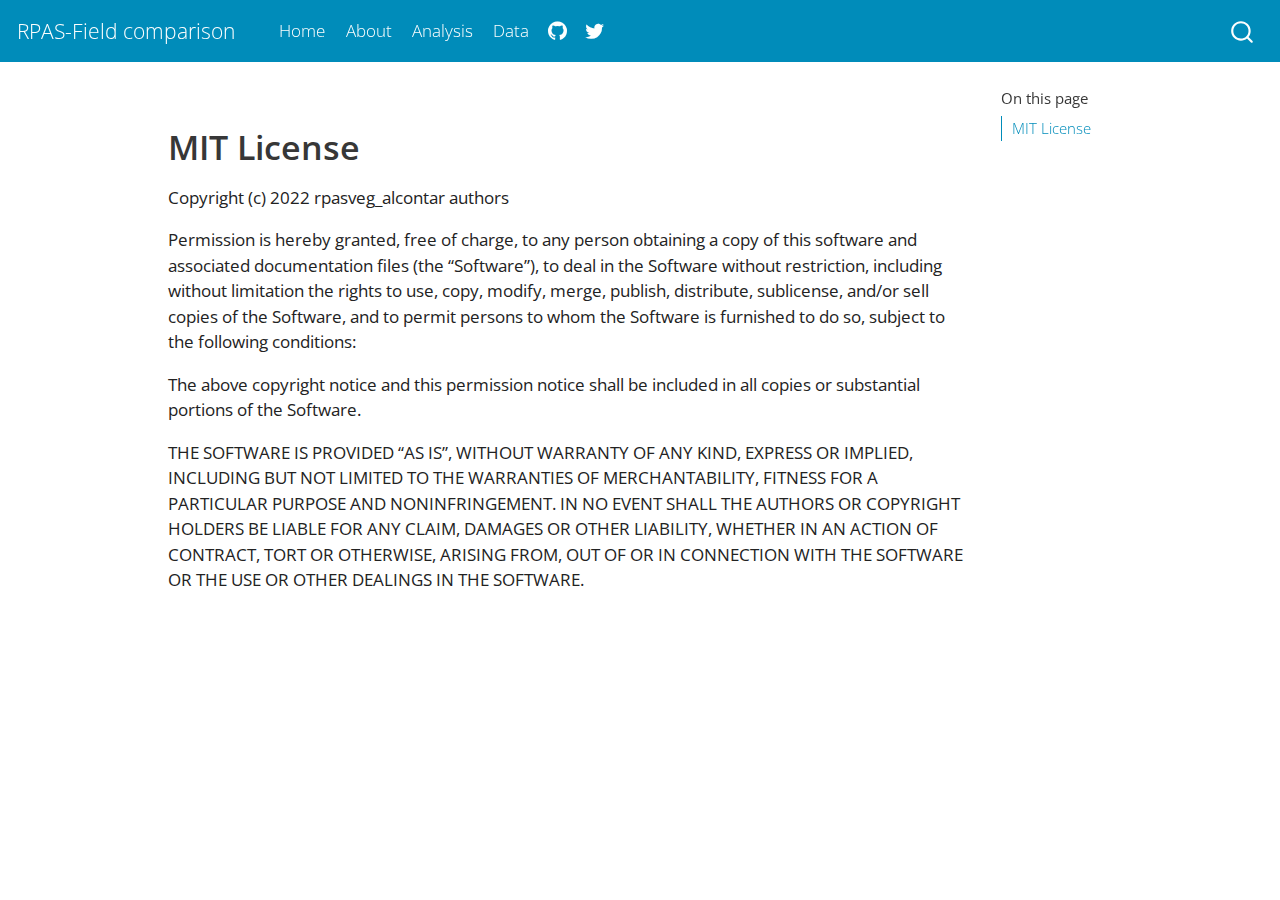
<file: docs/LICENSE.html>
<!DOCTYPE html>
<html xmlns="http://www.w3.org/1999/xhtml" lang="en" xml:lang="en"><head>

<meta charset="utf-8">
<meta name="generator" content="quarto-1.1.189">

<meta name="viewport" content="width=device-width, initial-scale=1.0, user-scalable=yes">


<title>RPAS-Field comparison – license</title>
<style>
code{white-space: pre-wrap;}
span.smallcaps{font-variant: small-caps;}
div.columns{display: flex; gap: min(4vw, 1.5em);}
div.column{flex: auto; overflow-x: auto;}
div.hanging-indent{margin-left: 1.5em; text-indent: -1.5em;}
ul.task-list{list-style: none;}
ul.task-list li input[type="checkbox"] {
  width: 0.8em;
  margin: 0 0.8em 0.2em -1.6em;
  vertical-align: middle;
}
pre > code.sourceCode { white-space: pre; position: relative; }
pre > code.sourceCode > span { display: inline-block; line-height: 1.25; }
pre > code.sourceCode > span:empty { height: 1.2em; }
.sourceCode { overflow: visible; }
code.sourceCode > span { color: inherit; text-decoration: inherit; }
div.sourceCode { margin: 1em 0; }
pre.sourceCode { margin: 0; }
@media screen {
div.sourceCode { overflow: auto; }
}
@media print {
pre > code.sourceCode { white-space: pre-wrap; }
pre > code.sourceCode > span { text-indent: -5em; padding-left: 5em; }
}
pre.numberSource code
  { counter-reset: source-line 0; }
pre.numberSource code > span
  { position: relative; left: -4em; counter-increment: source-line; }
pre.numberSource code > span > a:first-child::before
  { content: counter(source-line);
    position: relative; left: -1em; text-align: right; vertical-align: baseline;
    border: none; display: inline-block;
    -webkit-touch-callout: none; -webkit-user-select: none;
    -khtml-user-select: none; -moz-user-select: none;
    -ms-user-select: none; user-select: none;
    padding: 0 4px; width: 4em;
    color: #aaaaaa;
  }
pre.numberSource { margin-left: 3em; border-left: 1px solid #aaaaaa;  padding-left: 4px; }
div.sourceCode
  {   }
@media screen {
pre > code.sourceCode > span > a:first-child::before { text-decoration: underline; }
}
code span.al { color: #ff0000; font-weight: bold; } /* Alert */
code span.an { color: #60a0b0; font-weight: bold; font-style: italic; } /* Annotation */
code span.at { color: #7d9029; } /* Attribute */
code span.bn { color: #40a070; } /* BaseN */
code span.bu { color: #008000; } /* BuiltIn */
code span.cf { color: #007020; font-weight: bold; } /* ControlFlow */
code span.ch { color: #4070a0; } /* Char */
code span.cn { color: #880000; } /* Constant */
code span.co { color: #60a0b0; font-style: italic; } /* Comment */
code span.cv { color: #60a0b0; font-weight: bold; font-style: italic; } /* CommentVar */
code span.do { color: #ba2121; font-style: italic; } /* Documentation */
code span.dt { color: #902000; } /* DataType */
code span.dv { color: #40a070; } /* DecVal */
code span.er { color: #ff0000; font-weight: bold; } /* Error */
code span.ex { } /* Extension */
code span.fl { color: #40a070; } /* Float */
code span.fu { color: #06287e; } /* Function */
code span.im { color: #008000; font-weight: bold; } /* Import */
code span.in { color: #60a0b0; font-weight: bold; font-style: italic; } /* Information */
code span.kw { color: #007020; font-weight: bold; } /* Keyword */
code span.op { color: #666666; } /* Operator */
code span.ot { color: #007020; } /* Other */
code span.pp { color: #bc7a00; } /* Preprocessor */
code span.sc { color: #4070a0; } /* SpecialChar */
code span.ss { color: #bb6688; } /* SpecialString */
code span.st { color: #4070a0; } /* String */
code span.va { color: #19177c; } /* Variable */
code span.vs { color: #4070a0; } /* VerbatimString */
code span.wa { color: #60a0b0; font-weight: bold; font-style: italic; } /* Warning */
</style>


<script src="site_libs/quarto-nav/quarto-nav.js"></script>
<script src="site_libs/quarto-nav/headroom.min.js"></script>
<script src="site_libs/clipboard/clipboard.min.js"></script>
<script src="site_libs/quarto-search/autocomplete.umd.js"></script>
<script src="site_libs/quarto-search/fuse.min.js"></script>
<script src="site_libs/quarto-search/quarto-search.js"></script>
<meta name="quarto:offset" content="./">
<script src="site_libs/quarto-html/quarto.js"></script>
<script src="site_libs/quarto-html/popper.min.js"></script>
<script src="site_libs/quarto-html/tippy.umd.min.js"></script>
<script src="site_libs/quarto-html/anchor.min.js"></script>
<link href="site_libs/quarto-html/tippy.css" rel="stylesheet">
<link href="site_libs/quarto-html/quarto-syntax-highlighting.css" rel="stylesheet" id="quarto-text-highlighting-styles">
<script src="site_libs/bootstrap/bootstrap.min.js"></script>
<link href="site_libs/bootstrap/bootstrap-icons.css" rel="stylesheet">
<link href="site_libs/bootstrap/bootstrap.min.css" rel="stylesheet" id="quarto-bootstrap" data-mode="light">
<script id="quarto-search-options" type="application/json">{
  "location": "navbar",
  "copy-button": false,
  "collapse-after": 3,
  "panel-placement": "end",
  "type": "overlay",
  "limit": 20,
  "language": {
    "search-no-results-text": "No results",
    "search-matching-documents-text": "matching documents",
    "search-copy-link-title": "Copy link to search",
    "search-hide-matches-text": "Hide additional matches",
    "search-more-match-text": "more match in this document",
    "search-more-matches-text": "more matches in this document",
    "search-clear-button-title": "Clear",
    "search-detached-cancel-button-title": "Cancel",
    "search-submit-button-title": "Submit"
  }
}</script>


<link rel="stylesheet" href="styles.css">
</head>

<body class="nav-fixed">

<div id="quarto-search-results"></div>
  <header id="quarto-header" class="headroom fixed-top">
    <nav class="navbar navbar-expand-lg navbar-dark ">
      <div class="navbar-container container-fluid">
      <div class="navbar-brand-container">
    <a class="navbar-brand" href="./index.html">
    <span class="navbar-title">RPAS-Field comparison</span>
    </a>
  </div>
          <button class="navbar-toggler" type="button" data-bs-toggle="collapse" data-bs-target="#navbarCollapse" aria-controls="navbarCollapse" aria-expanded="false" aria-label="Toggle navigation" onclick="if (window.quartoToggleHeadroom) { window.quartoToggleHeadroom(); }">
  <span class="navbar-toggler-icon"></span>
</button>
          <div class="collapse navbar-collapse" id="navbarCollapse">
            <ul class="navbar-nav navbar-nav-scroll me-auto">
  <li class="nav-item">
    <a class="nav-link" href="./index.html">Home</a>
  </li>  
  <li class="nav-item">
    <a class="nav-link" href="./about.html">About</a>
  </li>  
  <li class="nav-item">
    <a class="nav-link" href="./analysis.html">Analysis</a>
  </li>  
  <li class="nav-item">
    <a class="nav-link" href="./prepare_data.html">Data</a>
  </li>  
  <li class="nav-item compact">
    <a class="nav-link" href="https://github.com/serpam/rpasveg_alcontar"><i class="bi bi-github" role="img" aria-label="GitHub repo">
</i> 
 </a>
  </li>  
  <li class="nav-item compact">
    <a class="nav-link" href="https://twitter.com/SERPAM_EEZ"><i class="bi bi-twitter" role="img" aria-label="SERPAM Twitter">
</i> 
 </a>
  </li>  
</ul>
              <div id="quarto-search" class="" title="Search"></div>
          </div> <!-- /navcollapse -->
      </div> <!-- /container-fluid -->
    </nav>
</header>
<!-- content -->
<div id="quarto-content" class="quarto-container page-columns page-rows-contents page-layout-article page-navbar">
<!-- sidebar -->
<!-- margin-sidebar -->
    <div id="quarto-margin-sidebar" class="sidebar margin-sidebar">
        <nav id="TOC" role="doc-toc" class="toc-active">
    <h2 id="toc-title">On this page</h2>
   
  <ul>
  <li><a href="#mit-license" id="toc-mit-license" class="nav-link active" data-scroll-target="#mit-license">MIT License</a></li>
  </ul>
</nav>
    </div>
<!-- main -->
<main class="content" id="quarto-document-content">



<section id="mit-license" class="level1">
<h1>MIT License</h1>
<p>Copyright (c) 2022 rpasveg_alcontar authors</p>
<p>Permission is hereby granted, free of charge, to any person obtaining a copy of this software and associated documentation files (the “Software”), to deal in the Software without restriction, including without limitation the rights to use, copy, modify, merge, publish, distribute, sublicense, and/or sell copies of the Software, and to permit persons to whom the Software is furnished to do so, subject to the following conditions:</p>
<p>The above copyright notice and this permission notice shall be included in all copies or substantial portions of the Software.</p>
<p>THE SOFTWARE IS PROVIDED “AS IS”, WITHOUT WARRANTY OF ANY KIND, EXPRESS OR IMPLIED, INCLUDING BUT NOT LIMITED TO THE WARRANTIES OF MERCHANTABILITY, FITNESS FOR A PARTICULAR PURPOSE AND NONINFRINGEMENT. IN NO EVENT SHALL THE AUTHORS OR COPYRIGHT HOLDERS BE LIABLE FOR ANY CLAIM, DAMAGES OR OTHER LIABILITY, WHETHER IN AN ACTION OF CONTRACT, TORT OR OTHERWISE, ARISING FROM, OUT OF OR IN CONNECTION WITH THE SOFTWARE OR THE USE OR OTHER DEALINGS IN THE SOFTWARE.</p>


<!-- -->

</section>

</main> <!-- /main -->
<script id="quarto-html-after-body" type="application/javascript">
window.document.addEventListener("DOMContentLoaded", function (event) {
  const toggleBodyColorMode = (bsSheetEl) => {
    const mode = bsSheetEl.getAttribute("data-mode");
    const bodyEl = window.document.querySelector("body");
    if (mode === "dark") {
      bodyEl.classList.add("quarto-dark");
      bodyEl.classList.remove("quarto-light");
    } else {
      bodyEl.classList.add("quarto-light");
      bodyEl.classList.remove("quarto-dark");
    }
  }
  const toggleBodyColorPrimary = () => {
    const bsSheetEl = window.document.querySelector("link#quarto-bootstrap");
    if (bsSheetEl) {
      toggleBodyColorMode(bsSheetEl);
    }
  }
  toggleBodyColorPrimary();  
  const icon = "";
  const anchorJS = new window.AnchorJS();
  anchorJS.options = {
    placement: 'right',
    icon: icon
  };
  anchorJS.add('.anchored');
  const clipboard = new window.ClipboardJS('.code-copy-button', {
    target: function(trigger) {
      return trigger.previousElementSibling;
    }
  });
  clipboard.on('success', function(e) {
    // button target
    const button = e.trigger;
    // don't keep focus
    button.blur();
    // flash "checked"
    button.classList.add('code-copy-button-checked');
    var currentTitle = button.getAttribute("title");
    button.setAttribute("title", "Copied!");
    setTimeout(function() {
      button.setAttribute("title", currentTitle);
      button.classList.remove('code-copy-button-checked');
    }, 1000);
    // clear code selection
    e.clearSelection();
  });
  const viewSource = window.document.getElementById('quarto-view-source') ||
                     window.document.getElementById('quarto-code-tools-source');
  if (viewSource) {
    const sourceUrl = viewSource.getAttribute("data-quarto-source-url");
    viewSource.addEventListener("click", function(e) {
      if (sourceUrl) {
        // rstudio viewer pane
        if (/\bcapabilities=\b/.test(window.location)) {
          window.open(sourceUrl);
        } else {
          window.location.href = sourceUrl;
        }
      } else {
        const modal = new bootstrap.Modal(document.getElementById('quarto-embedded-source-code-modal'));
        modal.show();
      }
      return false;
    });
  }
  function toggleCodeHandler(show) {
    return function(e) {
      const detailsSrc = window.document.querySelectorAll(".cell > details > .sourceCode");
      for (let i=0; i<detailsSrc.length; i++) {
        const details = detailsSrc[i].parentElement;
        if (show) {
          details.open = true;
        } else {
          details.removeAttribute("open");
        }
      }
      const cellCodeDivs = window.document.querySelectorAll(".cell > .sourceCode");
      const fromCls = show ? "hidden" : "unhidden";
      const toCls = show ? "unhidden" : "hidden";
      for (let i=0; i<cellCodeDivs.length; i++) {
        const codeDiv = cellCodeDivs[i];
        if (codeDiv.classList.contains(fromCls)) {
          codeDiv.classList.remove(fromCls);
          codeDiv.classList.add(toCls);
        } 
      }
      return false;
    }
  }
  const hideAllCode = window.document.getElementById("quarto-hide-all-code");
  if (hideAllCode) {
    hideAllCode.addEventListener("click", toggleCodeHandler(false));
  }
  const showAllCode = window.document.getElementById("quarto-show-all-code");
  if (showAllCode) {
    showAllCode.addEventListener("click", toggleCodeHandler(true));
  }
  function tippyHover(el, contentFn) {
    const config = {
      allowHTML: true,
      content: contentFn,
      maxWidth: 500,
      delay: 100,
      arrow: false,
      appendTo: function(el) {
          return el.parentElement;
      },
      interactive: true,
      interactiveBorder: 10,
      theme: 'quarto',
      placement: 'bottom-start'
    };
    window.tippy(el, config); 
  }
  const noterefs = window.document.querySelectorAll('a[role="doc-noteref"]');
  for (var i=0; i<noterefs.length; i++) {
    const ref = noterefs[i];
    tippyHover(ref, function() {
      // use id or data attribute instead here
      let href = ref.getAttribute('data-footnote-href') || ref.getAttribute('href');
      try { href = new URL(href).hash; } catch {}
      const id = href.replace(/^#\/?/, "");
      const note = window.document.getElementById(id);
      return note.innerHTML;
    });
  }
  var bibliorefs = window.document.querySelectorAll('a[role="doc-biblioref"]');
  for (var i=0; i<bibliorefs.length; i++) {
    const ref = bibliorefs[i];
    const cites = ref.parentNode.getAttribute('data-cites').split(' ');
    tippyHover(ref, function() {
      var popup = window.document.createElement('div');
      cites.forEach(function(cite) {
        var citeDiv = window.document.createElement('div');
        citeDiv.classList.add('hanging-indent');
        citeDiv.classList.add('csl-entry');
        var biblioDiv = window.document.getElementById('ref-' + cite);
        if (biblioDiv) {
          citeDiv.innerHTML = biblioDiv.innerHTML;
        }
        popup.appendChild(citeDiv);
      });
      return popup.innerHTML;
    });
  }
});
</script><div class="modal fade" id="quarto-embedded-source-code-modal" tabindex="-1" aria-labelledby="quarto-embedded-source-code-modal-label" aria-hidden="true"><div class="modal-dialog modal-dialog-scrollable"><div class="modal-content"><div class="modal-header"><h5 class="modal-title" id="quarto-embedded-source-code-modal-label">Source Code</h5><button class="btn-close" data-bs-dismiss="modal"></button></div><div class="modal-body"><div class="">
<div class="sourceCode" id="cb1" data-shortcodes="false"><pre class="sourceCode markdown code-with-copy"><code class="sourceCode markdown"><span id="cb1-1"><a href="#cb1-1" aria-hidden="true" tabindex="-1"></a><span class="fu"># MIT License</span></span>
<span id="cb1-2"><a href="#cb1-2" aria-hidden="true" tabindex="-1"></a></span>
<span id="cb1-3"><a href="#cb1-3" aria-hidden="true" tabindex="-1"></a>Copyright (c) 2022 rpasveg_alcontar authors</span>
<span id="cb1-4"><a href="#cb1-4" aria-hidden="true" tabindex="-1"></a></span>
<span id="cb1-5"><a href="#cb1-5" aria-hidden="true" tabindex="-1"></a>Permission is hereby granted, free of charge, to any person obtaining a copy</span>
<span id="cb1-6"><a href="#cb1-6" aria-hidden="true" tabindex="-1"></a>of this software and associated documentation files (the "Software"), to deal</span>
<span id="cb1-7"><a href="#cb1-7" aria-hidden="true" tabindex="-1"></a>in the Software without restriction, including without limitation the rights</span>
<span id="cb1-8"><a href="#cb1-8" aria-hidden="true" tabindex="-1"></a>to use, copy, modify, merge, publish, distribute, sublicense, and/or sell</span>
<span id="cb1-9"><a href="#cb1-9" aria-hidden="true" tabindex="-1"></a>copies of the Software, and to permit persons to whom the Software is</span>
<span id="cb1-10"><a href="#cb1-10" aria-hidden="true" tabindex="-1"></a>furnished to do so, subject to the following conditions:</span>
<span id="cb1-11"><a href="#cb1-11" aria-hidden="true" tabindex="-1"></a></span>
<span id="cb1-12"><a href="#cb1-12" aria-hidden="true" tabindex="-1"></a>The above copyright notice and this permission notice shall be included in all</span>
<span id="cb1-13"><a href="#cb1-13" aria-hidden="true" tabindex="-1"></a>copies or substantial portions of the Software.</span>
<span id="cb1-14"><a href="#cb1-14" aria-hidden="true" tabindex="-1"></a></span>
<span id="cb1-15"><a href="#cb1-15" aria-hidden="true" tabindex="-1"></a>THE SOFTWARE IS PROVIDED "AS IS", WITHOUT WARRANTY OF ANY KIND, EXPRESS OR</span>
<span id="cb1-16"><a href="#cb1-16" aria-hidden="true" tabindex="-1"></a>IMPLIED, INCLUDING BUT NOT LIMITED TO THE WARRANTIES OF MERCHANTABILITY,</span>
<span id="cb1-17"><a href="#cb1-17" aria-hidden="true" tabindex="-1"></a>FITNESS FOR A PARTICULAR PURPOSE AND NONINFRINGEMENT. IN NO EVENT SHALL THE</span>
<span id="cb1-18"><a href="#cb1-18" aria-hidden="true" tabindex="-1"></a>AUTHORS OR COPYRIGHT HOLDERS BE LIABLE FOR ANY CLAIM, DAMAGES OR OTHER</span>
<span id="cb1-19"><a href="#cb1-19" aria-hidden="true" tabindex="-1"></a>LIABILITY, WHETHER IN AN ACTION OF CONTRACT, TORT OR OTHERWISE, ARISING FROM,</span>
<span id="cb1-20"><a href="#cb1-20" aria-hidden="true" tabindex="-1"></a>OUT OF OR IN CONNECTION WITH THE SOFTWARE OR THE USE OR OTHER DEALINGS IN THE</span>
<span id="cb1-21"><a href="#cb1-21" aria-hidden="true" tabindex="-1"></a>SOFTWARE.</span></code><button title="Copy to Clipboard" class="code-copy-button"><i class="bi"></i></button></pre></div>
</div></div></div></div></div>
</div> <!-- /content -->



</body></html>
</file>
<file: docs/site_libs/quarto-html/tippy.css>
.tippy-box[data-animation=fade][data-state=hidden]{opacity:0}[data-tippy-root]{max-width:calc(100vw - 10px)}.tippy-box{position:relative;background-color:#333;color:#fff;border-radius:4px;font-size:14px;line-height:1.4;white-space:normal;outline:0;transition-property:transform,visibility,opacity}.tippy-box[data-placement^=top]>.tippy-arrow{bottom:0}.tippy-box[data-placement^=top]>.tippy-arrow:before{bottom:-7px;left:0;border-width:8px 8px 0;border-top-color:initial;transform-origin:center top}.tippy-box[data-placement^=bottom]>.tippy-arrow{top:0}.tippy-box[data-placement^=bottom]>.tippy-arrow:before{top:-7px;left:0;border-width:0 8px 8px;border-bottom-color:initial;transform-origin:center bottom}.tippy-box[data-placement^=left]>.tippy-arrow{right:0}.tippy-box[data-placement^=left]>.tippy-arrow:before{border-width:8px 0 8px 8px;border-left-color:initial;right:-7px;transform-origin:center left}.tippy-box[data-placement^=right]>.tippy-arrow{left:0}.tippy-box[data-placement^=right]>.tippy-arrow:before{left:-7px;border-width:8px 8px 8px 0;border-right-color:initial;transform-origin:center right}.tippy-box[data-inertia][data-state=visible]{transition-timing-function:cubic-bezier(.54,1.5,.38,1.11)}.tippy-arrow{width:16px;height:16px;color:#333}.tippy-arrow:before{content:"";position:absolute;border-color:transparent;border-style:solid}.tippy-content{position:relative;padding:5px 9px;z-index:1}
</file>
<file: docs/site_libs/quarto-html/quarto-syntax-highlighting.css>
/* quarto syntax highlight colors */
:root {
  --quarto-hl-ot-color: #003B4F;
  --quarto-hl-at-color: #657422;
  --quarto-hl-ss-color: #20794D;
  --quarto-hl-an-color: #5E5E5E;
  --quarto-hl-fu-color: #4758AB;
  --quarto-hl-st-color: #20794D;
  --quarto-hl-cf-color: #003B4F;
  --quarto-hl-op-color: #5E5E5E;
  --quarto-hl-er-color: #AD0000;
  --quarto-hl-bn-color: #AD0000;
  --quarto-hl-al-color: #AD0000;
  --quarto-hl-va-color: #111111;
  --quarto-hl-bu-color: inherit;
  --quarto-hl-ex-color: inherit;
  --quarto-hl-pp-color: #AD0000;
  --quarto-hl-in-color: #5E5E5E;
  --quarto-hl-vs-color: #20794D;
  --quarto-hl-wa-color: #5E5E5E;
  --quarto-hl-do-color: #5E5E5E;
  --quarto-hl-im-color: #00769E;
  --quarto-hl-ch-color: #20794D;
  --quarto-hl-dt-color: #AD0000;
  --quarto-hl-fl-color: #AD0000;
  --quarto-hl-co-color: #5E5E5E;
  --quarto-hl-cv-color: #5E5E5E;
  --quarto-hl-cn-color: #8f5902;
  --quarto-hl-sc-color: #5E5E5E;
  --quarto-hl-dv-color: #AD0000;
  --quarto-hl-kw-color: #003B4F;
}

/* other quarto variables */
:root {
  --quarto-font-monospace: SFMono-Regular, Menlo, Monaco, Consolas, "Liberation Mono", "Courier New", monospace;
}

pre > code.sourceCode > span {
  color: #003B4F;
}

code span {
  color: #003B4F;
}

code.sourceCode > span {
  color: #003B4F;
}

div.sourceCode,
div.sourceCode pre.sourceCode {
  color: #003B4F;
}

code span.ot {
  color: #003B4F;
  font-style: inherit;
}

code span.at {
  color: #657422;
  font-style: inherit;
}

code span.ss {
  color: #20794D;
  font-style: inherit;
}

code span.an {
  color: #5E5E5E;
  font-style: inherit;
}

code span.fu {
  color: #4758AB;
  font-style: inherit;
}

code span.st {
  color: #20794D;
  font-style: inherit;
}

code span.cf {
  color: #003B4F;
  font-style: inherit;
}

code span.op {
  color: #5E5E5E;
  font-style: inherit;
}

code span.er {
  color: #AD0000;
  font-style: inherit;
}

code span.bn {
  color: #AD0000;
  font-style: inherit;
}

code span.al {
  color: #AD0000;
  font-style: inherit;
}

code span.va {
  color: #111111;
  font-style: inherit;
}

code span.bu {
  font-style: inherit;
}

code span.ex {
  font-style: inherit;
}

code span.pp {
  color: #AD0000;
  font-style: inherit;
}

code span.in {
  color: #5E5E5E;
  font-style: inherit;
}

code span.vs {
  color: #20794D;
  font-style: inherit;
}

code span.wa {
  color: #5E5E5E;
  font-style: italic;
}

code span.do {
  color: #5E5E5E;
  font-style: italic;
}

code span.im {
  color: #00769E;
  font-style: inherit;
}

code span.ch {
  color: #20794D;
  font-style: inherit;
}

code span.dt {
  color: #AD0000;
  font-style: inherit;
}

code span.fl {
  color: #AD0000;
  font-style: inherit;
}

code span.co {
  color: #5E5E5E;
  font-style: inherit;
}

code span.cv {
  color: #5E5E5E;
  font-style: italic;
}

code span.cn {
  color: #8f5902;
  font-style: inherit;
}

code span.sc {
  color: #5E5E5E;
  font-style: inherit;
}

code span.dv {
  color: #AD0000;
  font-style: inherit;
}

code span.kw {
  color: #003B4F;
  font-style: inherit;
}

.prevent-inlining {
  content: "</";
}

/*# sourceMappingURL=debc5d5d77c3f9108843748ff7464032.css.map */
</file>
<file: docs/site_libs/lightable-0.0.1/lightable.css>
/*!
 * lightable v0.0.1
 * Copyright 2020 Hao Zhu
 * Licensed under MIT (https://github.com/haozhu233/kableExtra/blob/master/LICENSE)
 */

.lightable-minimal {
  border-collapse: separate;
  border-spacing: 16px 1px;
  width: 100%;
  margin-bottom: 10px;
}

.lightable-minimal td {
  margin-left: 5px;
  margin-right: 5px;
}

.lightable-minimal th {
  margin-left: 5px;
  margin-right: 5px;
}

.lightable-minimal thead tr:last-child th {
  border-bottom: 2px solid #00000050;
  empty-cells: hide;

}

.lightable-minimal tbody tr:first-child td {
  padding-top: 0.5em;
}

.lightable-minimal.lightable-hover tbody tr:hover {
  background-color: #f5f5f5;
}

.lightable-minimal.lightable-striped tbody tr:nth-child(even) {
  background-color: #f5f5f5;
}

.lightable-classic {
  border-top: 0.16em solid #111111;
  border-bottom: 0.16em solid #111111;
  width: 100%;
  margin-bottom: 10px;
  margin: 10px 5px;
}

.lightable-classic tfoot tr td {
  border: 0;
}

.lightable-classic tfoot tr:first-child td {
  border-top: 0.14em solid #111111;
}

.lightable-classic caption {
  color: #222222;
}

.lightable-classic td {
  padding-left: 5px;
  padding-right: 5px;
  color: #222222;
}

.lightable-classic th {
  padding-left: 5px;
  padding-right: 5px;
  font-weight: normal;
  color: #222222;
}

.lightable-classic thead tr:last-child th {
  border-bottom: 0.10em solid #111111;
}

.lightable-classic.lightable-hover tbody tr:hover {
  background-color: #F9EEC1;
}

.lightable-classic.lightable-striped tbody tr:nth-child(even) {
  background-color: #f5f5f5;
}

.lightable-classic-2 {
  border-top: 3px double #111111;
  border-bottom: 3px double #111111;
  width: 100%;
  margin-bottom: 10px;
}

.lightable-classic-2 tfoot tr td {
  border: 0;
}

.lightable-classic-2 tfoot tr:first-child td {
  border-top: 3px double #111111;
}

.lightable-classic-2 caption {
  color: #222222;
}

.lightable-classic-2 td {
  padding-left: 5px;
  padding-right: 5px;
  color: #222222;
}

.lightable-classic-2 th {
  padding-left: 5px;
  padding-right: 5px;
  font-weight: normal;
  color: #222222;
}

.lightable-classic-2 tbody tr:last-child td {
  border-bottom: 3px double #111111;
}

.lightable-classic-2 thead tr:last-child th {
  border-bottom: 1px solid #111111;
}

.lightable-classic-2.lightable-hover tbody tr:hover {
  background-color: #F9EEC1;
}

.lightable-classic-2.lightable-striped tbody tr:nth-child(even) {
  background-color: #f5f5f5;
}

.lightable-material {
  min-width: 100%;
  white-space: nowrap;
  table-layout: fixed;
  font-family: Roboto, sans-serif;
  border: 1px solid #EEE;
  border-collapse: collapse;
  margin-bottom: 10px;
}

.lightable-material tfoot tr td {
  border: 0;
}

.lightable-material tfoot tr:first-child td {
  border-top: 1px solid #EEE;
}

.lightable-material th {
  height: 56px;
  padding-left: 16px;
  padding-right: 16px;
}

.lightable-material td {
  height: 52px;
  padding-left: 16px;
  padding-right: 16px;
  border-top: 1px solid #eeeeee;
}

.lightable-material.lightable-hover tbody tr:hover {
  background-color: #f5f5f5;
}

.lightable-material.lightable-striped tbody tr:nth-child(even) {
  background-color: #f5f5f5;
}

.lightable-material.lightable-striped tbody td {
  border: 0;
}

.lightable-material.lightable-striped thead tr:last-child th {
  border-bottom: 1px solid #ddd;
}

.lightable-material-dark {
  min-width: 100%;
  white-space: nowrap;
  table-layout: fixed;
  font-family: Roboto, sans-serif;
  border: 1px solid #FFFFFF12;
  border-collapse: collapse;
  margin-bottom: 10px;
  background-color: #363640;
}

.lightable-material-dark tfoot tr td {
  border: 0;
}

.lightable-material-dark tfoot tr:first-child td {
  border-top: 1px solid #FFFFFF12;
}

.lightable-material-dark th {
  height: 56px;
  padding-left: 16px;
  padding-right: 16px;
  color: #FFFFFF60;
}

.lightable-material-dark td {
  height: 52px;
  padding-left: 16px;
  padding-right: 16px;
  color: #FFFFFF;
  border-top: 1px solid #FFFFFF12;
}

.lightable-material-dark.lightable-hover tbody tr:hover {
  background-color: #FFFFFF12;
}

.lightable-material-dark.lightable-striped tbody tr:nth-child(even) {
  background-color: #FFFFFF12;
}

.lightable-material-dark.lightable-striped tbody td {
  border: 0;
}

.lightable-material-dark.lightable-striped thead tr:last-child th {
  border-bottom: 1px solid #FFFFFF12;
}

.lightable-paper {
  width: 100%;
  margin-bottom: 10px;
  color: #444;
}

.lightable-paper tfoot tr td {
  border: 0;
}

.lightable-paper tfoot tr:first-child td {
  border-top: 1px solid #00000020;
}

.lightable-paper thead tr:last-child th {
  color: #666;
  vertical-align: bottom;
  border-bottom: 1px solid #00000020;
  line-height: 1.15em;
  padding: 10px 5px;
}

.lightable-paper td {
  vertical-align: middle;
  border-bottom: 1px solid #00000010;
  line-height: 1.15em;
  padding: 7px 5px;
}

.lightable-paper.lightable-hover tbody tr:hover {
  background-color: #F9EEC1;
}

.lightable-paper.lightable-striped tbody tr:nth-child(even) {
  background-color: #00000008;
}

.lightable-paper.lightable-striped tbody td {
  border: 0;
}
</file>
<file: docs/styles.css>
/* css styles */
</file>
